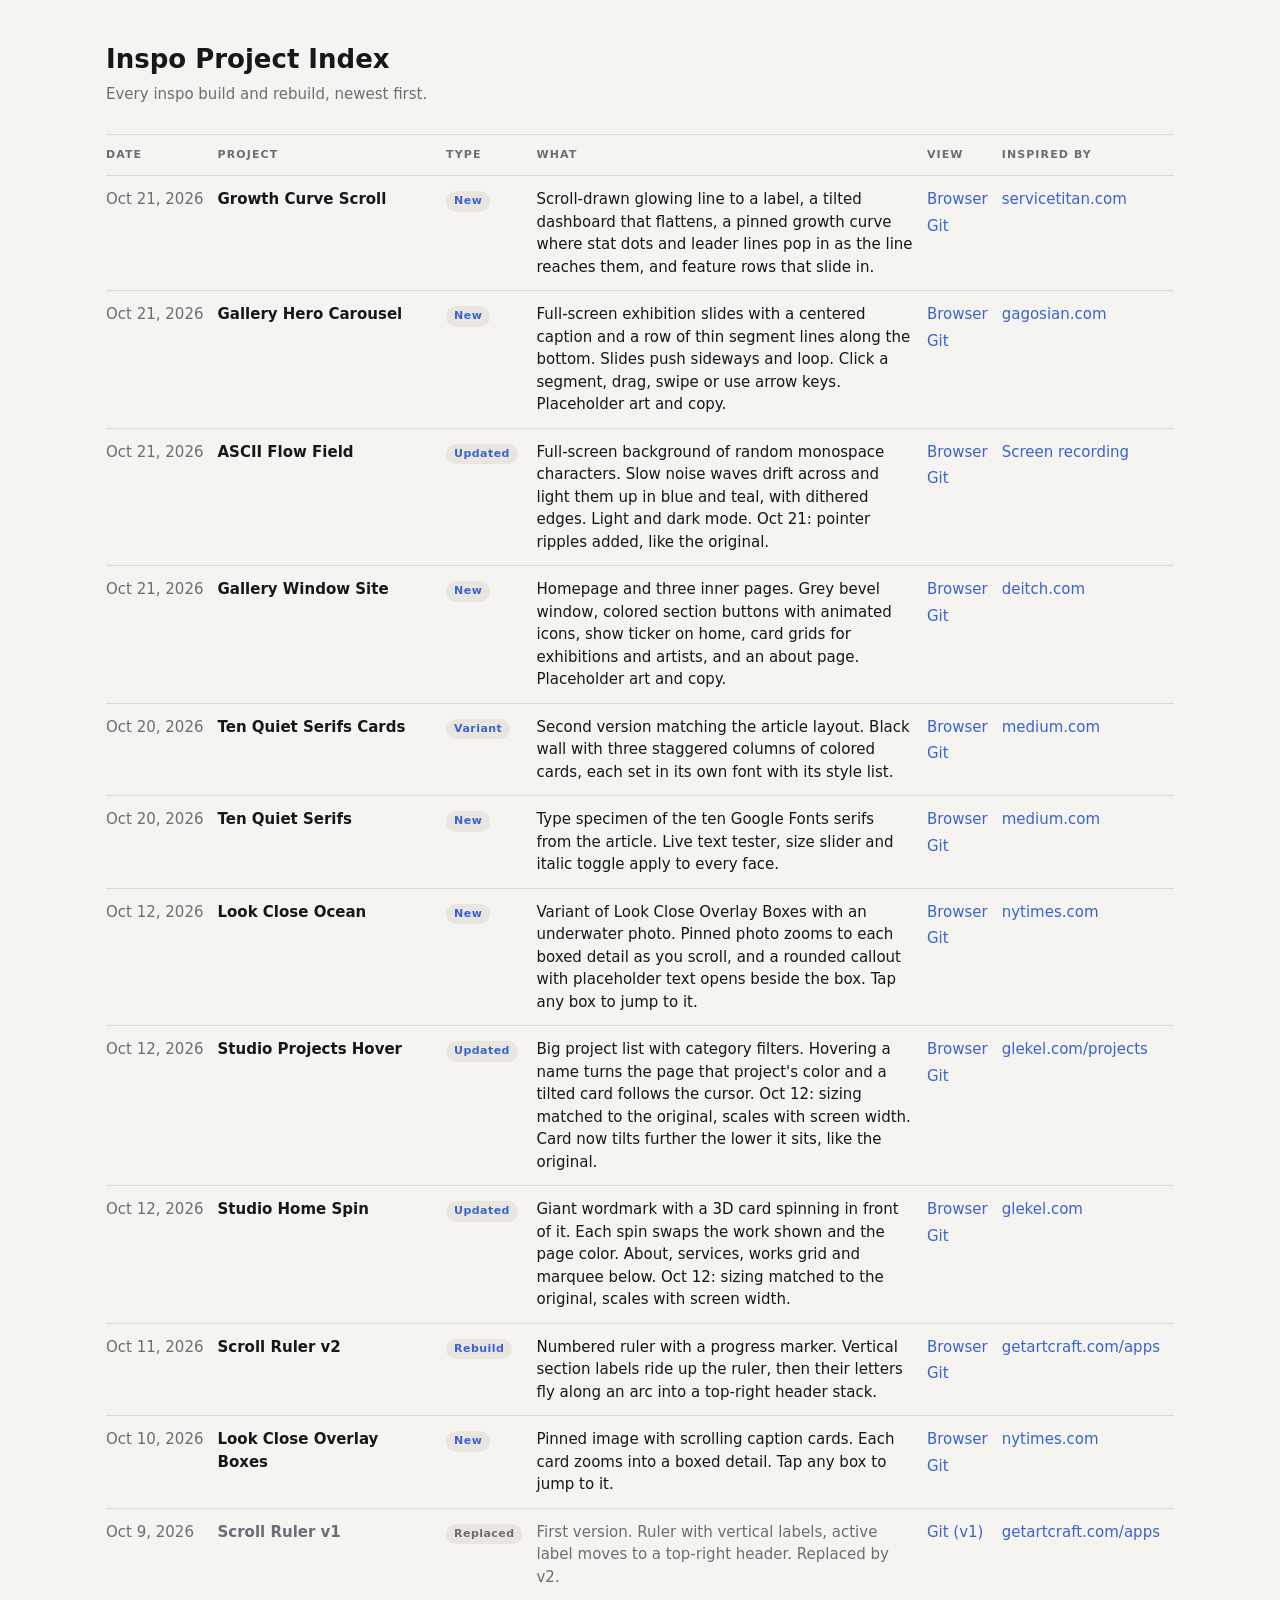
<file: index.html>
<!doctype html>
<html lang="en">
<head>
<meta charset="utf-8">
<meta name="viewport" content="width=device-width, initial-scale=1">
<title>Inspo Project Index</title>
<style>
  /* Layout: one column log, newest first, table scrolls sideways on phones */
  :root {
    --bg: #f5f4f1;
    --fg: #17161a;
    --muted: #6f6c75;
    --line: #dddad3;
    --accent: #3a63d1;
    --chip: #e9e6df;
    --body: system-ui, -apple-system, "Helvetica Neue", Arial, sans-serif;
  }
  @media (prefers-color-scheme: dark) { :root:not([data-theme="light"]) { --bg:#141317; --fg:#ecebef; --muted:#9b97a1; --line:#2f2d34; --accent:#7f9fff; --chip:#24222a; color-scheme: dark } }
  :root[data-theme="dark"] { --bg:#141317; --fg:#ecebef; --muted:#9b97a1; --line:#2f2d34; --accent:#7f9fff; --chip:#24222a; color-scheme: dark }

  * { box-sizing: border-box; }
  body { margin: 0; background: var(--bg); color: var(--fg); font: 15px/1.5 var(--body); }
  .wrap { max-width: 1100px; margin: 0 auto; padding-inline: 16px; padding-block: 40px 64px; }
  h1 { font-size: 26px; margin: 0 0 4px; text-wrap: balance; }
  .sub { color: var(--muted); margin: 0 0 28px; }
  .table-scroll { overflow-x: auto; border-top: 1px solid var(--line); }
  table { width: 100%; border-collapse: collapse; min-width: 820px; }
  th, td { text-align: left; vertical-align: top; padding: 12px 14px 12px 0; border-bottom: 1px solid var(--line); }
  th { font-size: 11px; letter-spacing: .1em; text-transform: uppercase; color: var(--muted); font-weight: 600; }
  td.date { white-space: nowrap; color: var(--muted); font-variant-numeric: tabular-nums; }
  td.name { font-weight: 600; min-width: 170px; }
  td.what { max-width: 400px; }
  .chip { display: inline-block; font-size: 11px; font-weight: 600; letter-spacing: .04em; padding: 2px 8px; border-radius: 999px; background: var(--chip); color: var(--muted); white-space: nowrap; }
  .chip.live { color: var(--accent); }
  .links { display: flex; flex-direction: column; gap: 4px; white-space: nowrap; }
  a { color: var(--accent); text-decoration: none; }
  a:hover { text-decoration: underline; }
  a:focus-visible { outline: 2px solid var(--accent); outline-offset: 2px; }
  .old td { color: var(--muted); }
</style>
</head>
<body>
<div class="wrap">
  <h1>Inspo Project Index</h1>
  <p class="sub">Every inspo build and rebuild, newest first.</p>

  <div class="table-scroll">
    <table>
      <thead>
        <tr><th>Date</th><th>Project</th><th>Type</th><th>What</th><th>View</th><th>Inspired by</th></tr>
      </thead>
      <tbody>
        <tr>
          <td class="date">Oct 21, 2026</td>
          <td class="name">Growth Curve Scroll</td>
          <td><span class="chip live">New</span></td>
          <td class="what">Scroll-drawn glowing line to a label, a tilted dashboard that flattens, a pinned growth curve where stat dots and leader lines pop in as the line reaches them, and feature rows that slide in.</td>
          <td><div class="links">
            <a href="growth-curve-scroll.html">Browser</a>
            <a href="https://github.com/gammagracie/inspo/blob/main/growth-curve-scroll.html">Git</a>
          </div></td>
          <td><a href="https://www.servicetitan.com/features/pro/marketing">servicetitan.com</a></td>
        </tr>
        <tr>
          <td class="date">Oct 21, 2026</td>
          <td class="name">Gallery Hero Carousel</td>
          <td><span class="chip live">New</span></td>
          <td class="what">Full-screen exhibition slides with a centered caption and a row of thin segment lines along the bottom. Slides push sideways and loop. Click a segment, drag, swipe or use arrow keys. Placeholder art and copy.</td>
          <td><div class="links">
            <a href="gallery-hero-carousel.html">Browser</a>
            <a href="https://github.com/gammagracie/inspo/blob/main/gallery-hero-carousel.html">Git</a>
          </div></td>
          <td><a href="https://gagosian.com/">gagosian.com</a></td>
        </tr>
        <tr>
          <td class="date">Oct 21, 2026</td>
          <td class="name">ASCII Flow Field</td>
          <td><span class="chip live">Updated</span></td>
          <td class="what">Full-screen background of random monospace characters. Slow noise waves drift across and light them up in blue and teal, with dithered edges. Light and dark mode. Oct 21: pointer ripples added, like the original.</td>
          <td><div class="links">
            <a href="ascii-flow.html">Browser</a>
            <a href="https://github.com/gammagracie/inspo/blob/main/ascii-flow.html">Git</a>
          </div></td>
          <td><a href="references/ascii-flow/screen-recording.mov">Screen recording</a></td>
        </tr>
        <tr>
          <td class="date">Oct 21, 2026</td>
          <td class="name">Gallery Window Site</td>
          <td><span class="chip live">New</span></td>
          <td class="what">Homepage and three inner pages. Grey bevel window, colored section buttons with animated icons, show ticker on home, card grids for exhibitions and artists, and an about page. Placeholder art and copy.</td>
          <td><div class="links">
            <a href="deitch/">Browser</a>
            <a href="https://github.com/gammagracie/inspo/tree/main/deitch">Git</a>
          </div></td>
          <td><a href="https://deitch.com/">deitch.com</a></td>
        </tr>
        <tr>
          <td class="date">Oct 20, 2026</td>
          <td class="name">Ten Quiet Serifs Cards</td>
          <td><span class="chip live">Variant</span></td>
          <td class="what">Second version matching the article layout. Black wall with three staggered columns of colored cards, each set in its own font with its style list.</td>
          <td><div class="links">
            <a href="serif-cards.html">Browser</a>
            <a href="https://github.com/gammagracie/inspo/blob/main/serif-cards.html">Git</a>
          </div></td>
          <td><a href="https://shambhaviojha.medium.com/10-beautiful-serifs-on-google-fonts-you-probably-havent-seen-before-97a56efa0000">medium.com</a></td>
        </tr>
        <tr>
          <td class="date">Oct 20, 2026</td>
          <td class="name">Ten Quiet Serifs</td>
          <td><span class="chip live">New</span></td>
          <td class="what">Type specimen of the ten Google Fonts serifs from the article. Live text tester, size slider and italic toggle apply to every face.</td>
          <td><div class="links">
            <a href="serif-specimens.html">Browser</a>
            <a href="https://github.com/gammagracie/inspo/blob/main/serif-specimens.html">Git</a>
          </div></td>
          <td><a href="https://shambhaviojha.medium.com/10-beautiful-serifs-on-google-fonts-you-probably-havent-seen-before-97a56efa0000">medium.com</a></td>
        </tr>
        <tr>
          <td class="date">Oct 12, 2026</td>
          <td class="name">Look Close Ocean</td>
          <td><span class="chip live">New</span></td>
          <td class="what">Variant of Look Close Overlay Boxes with an underwater photo. Pinned photo zooms to each boxed detail as you scroll, and a rounded callout with placeholder text opens beside the box. Tap any box to jump to it.</td>
          <td><div class="links">
            <a href="look-close-ocean.html">Browser</a>
            <a href="https://github.com/gammagracie/inspo/blob/main/look-close-ocean.html">Git</a>
          </div></td>
          <td><a href="https://www.nytimes.com/interactive/2026/10/08/technology/ai-generated-image-look-close.html">nytimes.com</a></td>
        </tr>
        <tr>
          <td class="date">Oct 12, 2026</td>
          <td class="name">Studio Projects Hover</td>
          <td><span class="chip live">Updated</span></td>
          <td class="what">Big project list with category filters. Hovering a name turns the page that project's color and a tilted card follows the cursor. Oct 12: sizing matched to the original, scales with screen width. Card now tilts further the lower it sits, like the original.</td>
          <td><div class="links">
            <a href="studio-projects-hover.html">Browser</a>
            <a href="https://github.com/gammagracie/inspo/blob/main/studio-projects-hover.html">Git</a>
          </div></td>
          <td><a href="https://www.glekel.com/projects">glekel.com/projects</a></td>
        </tr>
        <tr>
          <td class="date">Oct 12, 2026</td>
          <td class="name">Studio Home Spin</td>
          <td><span class="chip live">Updated</span></td>
          <td class="what">Giant wordmark with a 3D card spinning in front of it. Each spin swaps the work shown and the page color. About, services, works grid and marquee below. Oct 12: sizing matched to the original, scales with screen width.</td>
          <td><div class="links">
            <a href="studio-home-spin.html">Browser</a>
            <a href="https://github.com/gammagracie/inspo/blob/main/studio-home-spin.html">Git</a>
          </div></td>
          <td><a href="https://www.glekel.com/">glekel.com</a></td>
        </tr>
        <tr>
          <td class="date">Oct 11, 2026</td>
          <td class="name">Scroll Ruler v2</td>
          <td><span class="chip live">Rebuild</span></td>
          <td class="what">Numbered ruler with a progress marker. Vertical section labels ride up the ruler, then their letters fly along an arc into a top-right header stack.</td>
          <td><div class="links">
            <a href="scroll-ruler-nav.html">Browser</a>
            <a href="https://github.com/gammagracie/inspo/blob/main/scroll-ruler-nav.html">Git</a>
          </div></td>
          <td><a href="https://getartcraft.com/apps">getartcraft.com/apps</a></td>
        </tr>
        <tr>
          <td class="date">Oct 10, 2026</td>
          <td class="name">Look Close Overlay Boxes</td>
          <td><span class="chip live">New</span></td>
          <td class="what">Pinned image with scrolling caption cards. Each card zooms into a boxed detail. Tap any box to jump to it.</td>
          <td><div class="links">
            <a href="look-close-overlay.html">Browser</a>
            <a href="https://github.com/gammagracie/inspo/blob/main/look-close-overlay.html">Git</a>
          </div></td>
          <td><a href="https://www.nytimes.com/interactive/2026/10/08/technology/ai-generated-image-look-close.html">nytimes.com</a></td>
        </tr>
        <tr class="old">
          <td class="date">Oct 9, 2026</td>
          <td class="name">Scroll Ruler v1</td>
          <td><span class="chip">Replaced</span></td>
          <td class="what">First version. Ruler with vertical labels, active label moves to a top-right header. Replaced by v2.</td>
          <td><div class="links">
            <a href="https://github.com/gammagracie/inspo/blob/887cc51/scroll-ruler-nav.html">Git (v1)</a>
          </div></td>
          <td><a href="https://getartcraft.com/apps">getartcraft.com/apps</a></td>
        </tr>
      </tbody>
    </table>
  </div>
</div>
</body>
</html>
</file>
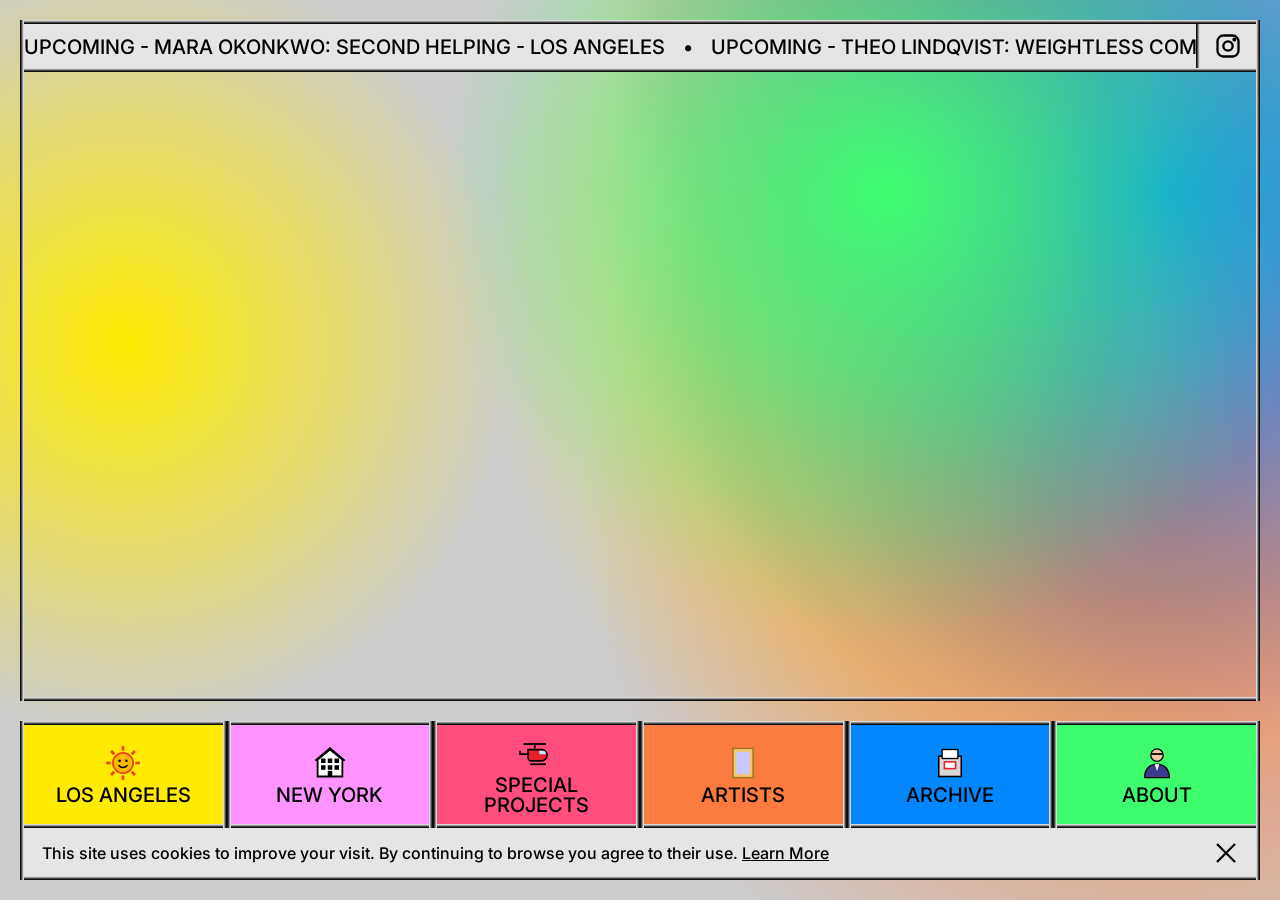
<file: deitch/index.html>
<!doctype html>
<html lang="en">
<head>
<meta charset="utf-8">
<meta name="viewport" content="width=device-width, initial-scale=1">
<title>Deitch Home</title>
<link rel="preconnect" href="https://fonts.googleapis.com">
<link rel="preconnect" href="https://fonts.gstatic.com" crossorigin>
<link rel="stylesheet" href="https://fonts.googleapis.com/css2?family=Inter:wght@500&display=swap">
<link rel="stylesheet" href="style.css">
</head>
<body>
<canvas id="bg" aria-hidden="true"></canvas>
<div class="window clear border">
  <div class="ticker border">
    <div class="run"><div class="track" id="track"></div></div>
    <a class="ig border" href="#" aria-label="Instagram"><svg viewBox="0 0 24 24" fill="none" stroke="#000" stroke-width="2"><rect x="3" y="3" width="18" height="18" rx="5"/><circle cx="12" cy="12" r="4"/><circle cx="17.5" cy="6.5" r=".8" fill="#000"/></svg></a>
  </div>
</div>
<script src="site.js"></script>
<script>renderHome();</script>
</body>
</html>
</file>
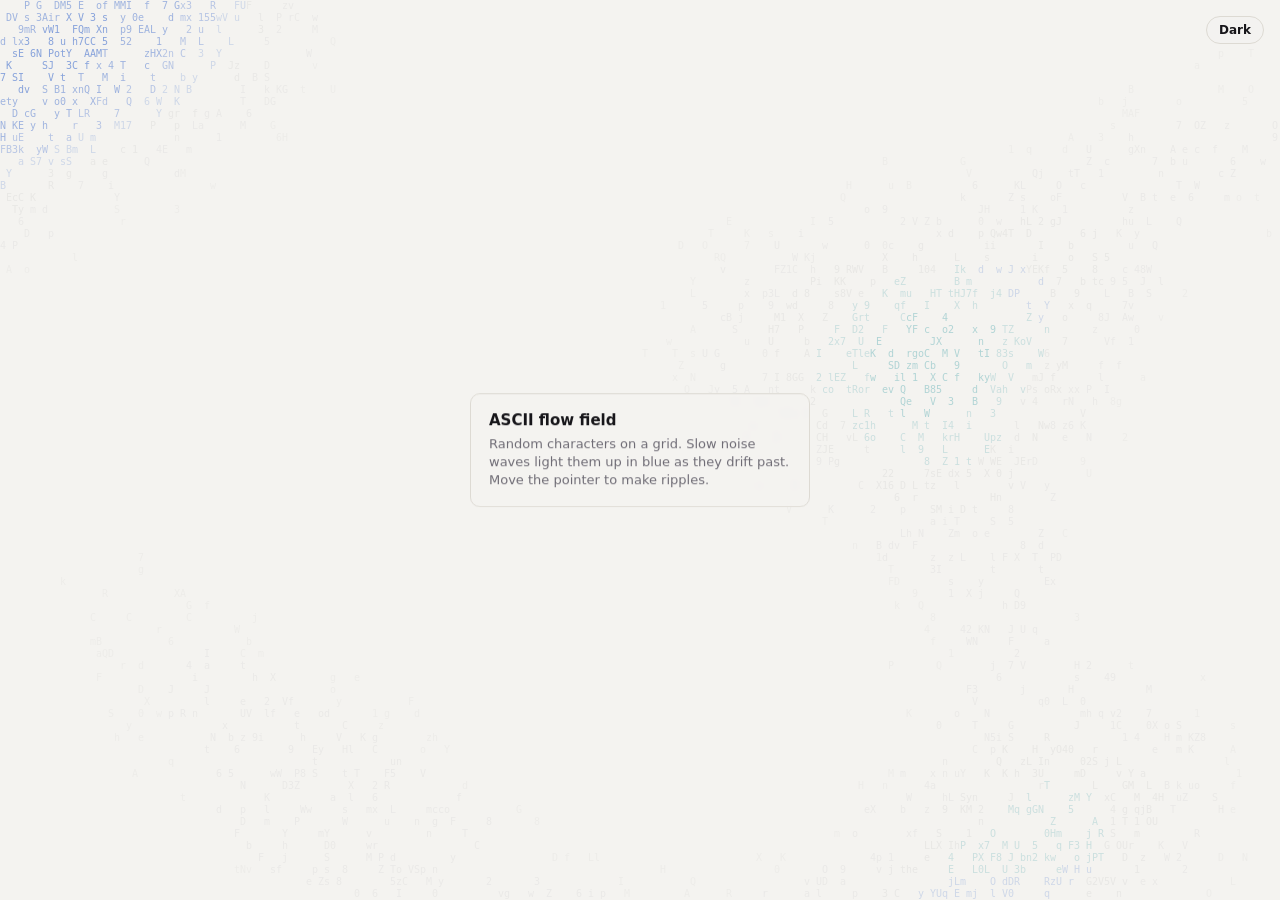
<file: ascii-flow.html>
<!doctype html>
<html lang="en">
<head>
<meta charset="utf-8">
<meta name="viewport" content="width=device-width, initial-scale=1">
<title>ASCII Flow Field</title>
<style>
  /* Layout: full-screen canvas of characters, small centered card on top to show it as a background */
  :root {
    --bg: #1b1b1b;
    --ink: #ecebef;
    --muted: #8d8a93;
    --card: rgba(27,27,27,.86);
    --line: #34323a;
    --ui: system-ui, -apple-system, "Helvetica Neue", Arial, sans-serif;
  }
  :root[data-theme="light"] { --bg:#f4f3f0; --ink:#17161a; --muted:#6f6c75; --card:rgba(244,243,240,.86); --line:#dddad3; color-scheme: light }
  @media (prefers-color-scheme: light) { :root:not([data-theme="dark"]) { --bg:#f4f3f0; --ink:#17161a; --muted:#6f6c75; --card:rgba(244,243,240,.86); --line:#dddad3; color-scheme: light } }
  html { color-scheme: dark; }
  * { box-sizing: border-box; }
  body { margin: 0; min-height: 100vh; background: var(--bg); color: var(--ink); font: 14px/1.4 var(--ui); overflow: hidden; }
  canvas { position: fixed; inset: 0; width: 100%; height: 100%; display: block; }
  .card { position: fixed; left: 50%; top: 50%; transform: translate(-50%, -50%); width: min(340px, calc(100% - 32px)); background: var(--card); border: 1px solid var(--line); border-radius: 10px; padding: 16px 18px; backdrop-filter: blur(2px); }
  .card h1 { font-size: 15px; margin: 0 0 4px; font-weight: 600; }
  .card p { margin: 0; color: var(--muted); font-size: 13px; }
  #theme { position: fixed; top: 16px; right: 16px; font: 600 12px var(--ui); color: var(--ink); background: var(--card); border: 1px solid var(--line); border-radius: 999px; padding: 6px 12px; cursor: pointer; }
</style>
</head>
<body>
<canvas id="c" aria-hidden="true"></canvas>
<div class="card">
  <h1>ASCII flow field</h1>
  <p>Random characters on a grid. Slow noise waves light them up in blue as they drift past. Move the pointer to make ripples.</p>
</div>
<button type="button" id="theme">Light</button>
<script>
  const root = document.documentElement;
  const canvas = document.getElementById('c');
  const ctx = canvas.getContext('2d');
  const CHARS = 'abcdefghijklmnopqrstuvwxyzABCDEFGHIJKLMNOPQRSTUVWXYZ0123456789';
  const FONT = 10, CW = 6, CH = 12;   // css px: glyph size, cell width, cell height
  const LEVELS = 8;                   // brightness steps baked into the atlas
  const reduce = matchMedia('(prefers-reduced-motion: reduce)').matches;
  let cols, rows, grid, dith, atlas, dpr;
  const SIM = 12;                     // css px per ripple cell
  let sw, sh, wa, wb, px = null, py = null;

  const isLight = () => root.dataset.theme ? root.dataset.theme === 'light' : matchMedia('(prefers-color-scheme: light)').matches;

  // Palette: faint grey for idle cells, blue to teal for lit cells
  function palette() {
    return isLight()
      ? { idle: [120,118,126], a: [40,92,200], b: [20,140,150], bg: getComputedStyle(root).getPropertyValue('--bg') }
      : { idle: [90,90,96],    a: [70,135,230], b: [60,190,200], bg: getComputedStyle(root).getPropertyValue('--bg') };
  }

  // Glyph atlas: rows = hue (0 idle, 1 blue, 2 teal), columns = char x brightness level
  function buildAtlas() {
    const p = palette();
    atlas = document.createElement('canvas');
    atlas.width = CHARS.length * LEVELS * CW * dpr;
    atlas.height = 3 * CH * dpr;
    const a = atlas.getContext('2d');
    a.scale(dpr, dpr);
    a.font = `${FONT}px ui-monospace, "SF Mono", Menlo, Consolas, monospace`;
    a.textBaseline = 'middle';
    [p.idle, p.a, p.b].forEach((rgb, h) => {
      for (let l = 0; l < LEVELS; l++) {
        const alpha = h === 0 ? 0.05 + l * 0.02 : 0.18 + (l / (LEVELS - 1)) * 0.82;
        a.fillStyle = `rgba(${rgb[0]},${rgb[1]},${rgb[2]},${alpha})`;
        for (let i = 0; i < CHARS.length; i++) a.fillText(CHARS[i], (i * LEVELS + l) * CW, h * CH + CH / 2);
      }
    });
  }

  function resize() {
    dpr = Math.min(window.devicePixelRatio || 1, 2);
    canvas.width = innerWidth * dpr;
    canvas.height = innerHeight * dpr;
    cols = Math.ceil(innerWidth / CW);
    rows = Math.ceil(innerHeight / CH);
    grid = new Uint8Array(cols * rows).map(() => Math.random() * CHARS.length | 0);
    dith = new Float32Array(cols * rows).map(() => Math.random());
    sw = Math.ceil(innerWidth / SIM) + 2;
    sh = Math.ceil(innerHeight / SIM) + 2;
    wa = new Float32Array(sw * sh);
    wb = new Float32Array(sw * sh);
    buildAtlas();
  }

  // Cheap smooth noise: layered, domain-warped sine waves
  function field(x, y, t) {
    const wx = x + Math.sin(y * 0.9 + t * 0.6) * 0.8;
    const wy = y + Math.cos(x * 0.7 - t * 0.5) * 0.8;
    return (Math.sin(wx * 1.3 + t) + Math.sin(wy * 1.7 - t * 0.8) + Math.sin((wx + wy) * 0.9 + t * 0.4)) / 3;
  }

  // Ripples: two-buffer wave equation, fed by the pointer
  function poke(x, y) {
    const cx = (x / SIM | 0) + 1, cy = (y / SIM | 0) + 1;
    for (let j = -1; j <= 1; j++) for (let i = -1; i <= 1; i++) {
      const gx = cx + i, gy = cy + j;
      if (gx > 0 && gy > 0 && gx < sw - 1 && gy < sh - 1) wa[gy * sw + gx] += (i || j) ? 1.2 : 2.4;
    }
  }
  function step() {
    for (let y = 1; y < sh - 1; y++) for (let x = 1; x < sw - 1; x++) {
      const k = y * sw + x;
      wb[k] = ((wa[k - 1] + wa[k + 1] + wa[k - sw] + wa[k + sw]) * 0.5 - wb[k]) * 0.98;
    }
    const tmp = wa; wa = wb; wb = tmp;
  }
  addEventListener('pointermove', e => {
    // Drop pokes along the path so fast moves still leave a trail
    if (px === null) { px = e.clientX; py = e.clientY; }
    const dx = e.clientX - px, dy = e.clientY - py, n = Math.max(1, Math.hypot(dx, dy) / SIM | 0);
    for (let i = 1; i <= n; i++) poke(px + dx * i / n, py + dy * i / n);
    px = e.clientX; py = e.clientY;
  }, { passive: true });
  document.addEventListener('pointerleave', () => { px = py = null; });

  let last = 0;
  function frame(now) {
    if (!reduce) requestAnimationFrame(frame);
    if (now - last < 33) return;      // ~30fps is plenty for this look
    last = now;
    const t = now * 0.00035;
    const s = CW * dpr, h = CH * dpr;
    ctx.fillStyle = palette().bg;
    ctx.fillRect(0, 0, canvas.width, canvas.height);

    if (!reduce) { step(); step(); }

    // Swap a few characters each frame so the field shimmers
    for (let k = 0; k < cols * rows * 0.01; k++) grid[Math.random() * grid.length | 0] = Math.random() * CHARS.length | 0;

    for (let r = 0; r < rows; r++) {
      const ny = r * CH / 170;
      for (let c = 0; c < cols; c++) {
        const nx = c * CW / 170;
        const w = wa[((r * CH + CH / 2) / SIM + 1 | 0) * sw + ((c * CW + CW / 2) / SIM + 1 | 0)];
        const rip = Math.min(1.3, Math.max(0, Math.abs(w) * 2.2 - 0.3));
        const v = field(nx, ny, t) * 0.75 - 0.12 + rip;   // ambient drift plus ripples
        const i = (v + 0.1) / 1.4;                // 0..1 where the wave is up
        if (i <= dith[r * cols + c]) continue;    // dithered edges, empty troughs
        const lit = (v - 0.35) / 0.65;            // only the crests light up
        let hue = 0, lvl;
        if (lit > 0) {
          hue = rip < 0.2 && field(nx * 0.5 + 9, ny * 0.5 - 4, t * 0.5) > 0.5 ? 2 : 1;
          lvl = Math.min(LEVELS - 1, Math.min(1, lit) * LEVELS | 0);
        } else {
          lvl = Math.min(LEVELS - 1, Math.min(1, i) * LEVELS | 0);
        }
        const ch = grid[r * cols + c];
        ctx.drawImage(atlas, (ch * LEVELS + lvl) * s, hue * h, s, h, c * s, r * h, s, h);
      }
    }
  }

  const btn = document.getElementById('theme');
  try { const t = localStorage.getItem('theme'); if (t) root.dataset.theme = t; } catch (e) {}
  const label = () => { btn.textContent = isLight() ? 'Dark' : 'Light'; };
  btn.addEventListener('click', () => {
    root.dataset.theme = isLight() ? 'dark' : 'light';
    try { localStorage.setItem('theme', root.dataset.theme); } catch (e) {}
    label(); buildAtlas(); if (reduce) frame(performance.now() + 1000);
  });

  addEventListener('resize', () => { resize(); if (reduce) frame(performance.now() + 1000); });
  resize(); label();
  requestAnimationFrame(frame);
</script>
</body>
</html>
</file>
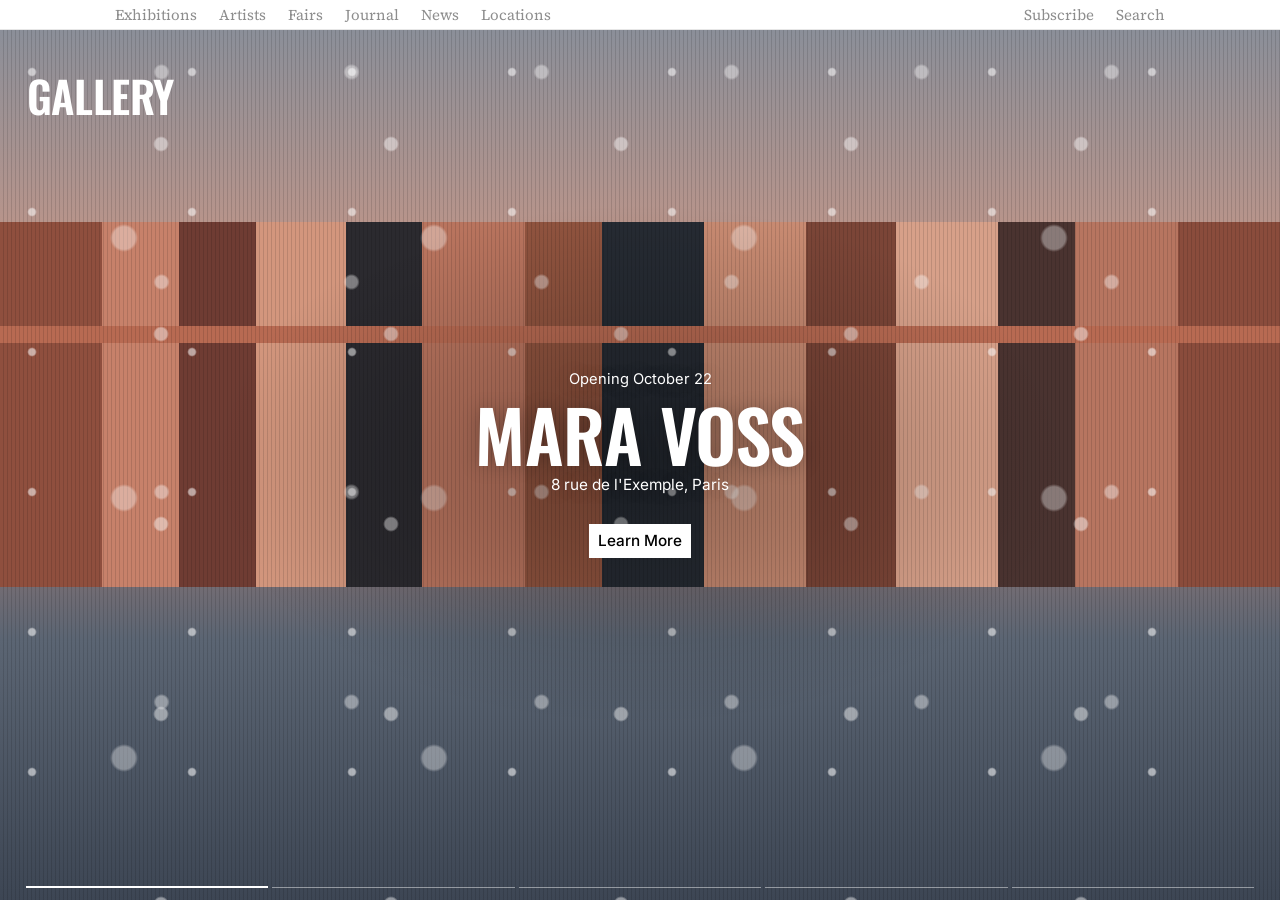
<file: gallery-hero-carousel.html>
<!doctype html>
<html lang="en">
<head>
<meta charset="utf-8">
<meta name="viewport" content="width=device-width, initial-scale=1">
<title>Gallery Hero Carousel</title>
<link rel="preconnect" href="https://fonts.googleapis.com">
<link rel="preconnect" href="https://fonts.gstatic.com" crossorigin>
<link rel="stylesheet" href="https://fonts.googleapis.com/css2?family=Oswald:wght@600&family=Source+Serif+4:opsz,wght@8..60,400;8..60,600&family=Inter:wght@400;500&display=swap">
<style>
  /* Layout: thin white nav bar, full-screen slide track below, wordmark top left, segment nav along the bottom */
  :root {
    --nav-h: 30px;
    --ink: #111;
    --nav-link: #8d8d8d;
    --seg: rgba(255,255,255,.45);
    --ui: "Inter", "Helvetica Neue", Arial, sans-serif;
    --serif: "Source Serif 4", Georgia, serif;
    --cond: "Oswald", "Arial Narrow", sans-serif;
    --ease: cubic-bezier(.65,0,.25,1);
    --dur: 900ms;
  }
  * { box-sizing: border-box; }
  html { color-scheme: light; }
  body { margin: 0; background: #fff; color: var(--ink); font: 400 15px/1.4 var(--ui); }
  a { color: inherit; text-decoration: none; }
  a:focus-visible, button:focus-visible { outline: 2px solid #fff; outline-offset: 3px; }

  .topnav {
    height: var(--nav-h); display: flex; justify-content: space-between; align-items: center;
    padding: 0 max(16px, 9vw); font: 400 15px/1 var(--serif); color: var(--nav-link);
    border-bottom: 1px solid #e6e6e6; overflow: hidden; white-space: nowrap;
  }
  .topnav nav { display: flex; gap: 22px; }
  .topnav a:hover { color: var(--ink); }

  /* Hero */
  .hero { position: relative; height: calc(100svh - var(--nav-h)); min-height: 420px; overflow: hidden; background: #000; touch-action: pan-y; user-select: none; }
  .track { display: flex; height: 100%; will-change: transform; }
  .track.animating { transition: transform var(--dur) var(--ease); }
  .slide { position: relative; flex: 0 0 100%; height: 100%; overflow: hidden; display: grid; place-items: center; color: #fff; }
  .art { position: absolute; inset: 0; }
  .art::before, .art::after { content: ""; position: absolute; }
  .slide::after { content: ""; position: absolute; inset: 0; z-index: 1; pointer-events: none; background: radial-gradient(ellipse 45% 40% at 50% 50%, rgba(0,0,0,.28), transparent 75%); }
  .s-split::after { display: none; }

  .wordmark { position: absolute; top: 3.4vw; left: 2.1vw; z-index: 3; font: 600 max(24px, 3.4vw)/1 var(--cond); color: #fff; letter-spacing: -.01em; pointer-events: none; }

  .caption { position: relative; z-index: 2; text-align: center; padding: 0 16px; text-shadow: 0 1px 18px rgba(0,0,0,.25); }
  .caption .kicker { font: 400 max(12px, 1.15vw)/1 var(--ui); margin: 0 0 1vw; }
  .caption h2 { font: 600 max(40px, 5.6vw)/.95 var(--cond); text-transform: uppercase; letter-spacing: -.01em; margin: 0; }
  .caption .title { font: 600 max(18px, 2.05vw)/1.2 var(--serif); margin: .5vw 0 0; }
  .caption .place { font: 400 max(12px, 1.2vw)/1.3 var(--ui); margin: .6vw 0 0; }
  .caption .cta { display: inline-block; margin-top: 2.2vw; background: #fff; color: #000; font: 500 max(12px, 1.2vw)/1 var(--ui); padding: .62em .6em; text-shadow: none; }
  .caption .cta:hover { background: #000; color: #fff; }

  /* Segment nav */
  .segments { position: absolute; left: 2vw; right: 2vw; bottom: 0; z-index: 4; display: flex; gap: .3vw; }
  .segments button { flex: 1; height: 28px; padding: 0; border: 0; background: none; cursor: pointer; position: relative; }
  .segments button::after { content: ""; position: absolute; left: 0; right: 0; bottom: 12px; height: 1px; background: var(--seg); transition: background-color .3s, height .3s; }
  .segments button:hover::after { background: rgba(255,255,255,.8); }
  .segments button[aria-current="true"]::after { background: #fff; height: 2px; }

  /* Generated art, no image files */
  .s-city .art { background:
      repeating-linear-gradient(90deg, rgba(0,0,0,.0) 0 3px, rgba(0,0,0,.12) 3px 4px),
      linear-gradient(180deg, transparent 0 34%, #b86a52 34% 36%, transparent 36%),
      linear-gradient(90deg, #8f4f3e 0 8%, #c7816a 8% 14%, #6f3c33 14% 20%, #d3967d 20% 27%, #2b2a2f 27% 33%, #b9745e 33% 41%, #91543f 41% 47%, #262b33 47% 55%, #c98b72 55% 63%, #7b4537 63% 70%, #d7a089 70% 78%, #4a3330 78% 84%, #b77560 84% 92%, #8a4c3c 92%) 0 38% / 100% 42% no-repeat,
      linear-gradient(180deg, #8b8f99 0%, #c79686 30%, #a07a74 52%, #5b6573 70%, #3d4654 100%); }
  .s-city .art::before { inset: 0; background: radial-gradient(circle at 20% 30%, rgba(255,255,255,.55) 0 2%, transparent 3%), radial-gradient(circle at 70% 60%, rgba(255,255,255,.45) 0 3%, transparent 4%), radial-gradient(circle at 40% 80%, rgba(255,255,255,.35) 0 4%, transparent 5%), radial-gradient(circle at 85% 20%, rgba(255,255,255,.4) 0 2.5%, transparent 3.5%); background-size: 160px 140px, 230px 190px, 310px 260px, 190px 210px; mix-blend-mode: screen; }

  .s-brush .art { background:
      repeating-conic-gradient(from 20deg at 30% 40%, #3a2416 0 12deg, #c9a37e 12deg 26deg, #6b4428 26deg 34deg, #e8d3b5 34deg 48deg),
      #c9a37e; filter: blur(3px) contrast(1.05); }
  .s-brush .art::before { inset: 0; background: repeating-conic-gradient(from 80deg at 75% 65%, rgba(40,24,12,.75) 0 9deg, transparent 9deg 30deg); mix-blend-mode: multiply; }

  .s-neon .art { background: linear-gradient(100deg, #0b3d1d 0 32%, #0c2a6a 55%, #10164a 75%, #3a1a24 75.2% 100%), #000; }
  .s-neon .art::before { left: 8%; top: 36%; width: 22%; height: 36%; border: 6px solid #9dff9a; border-left-width: 9px; box-shadow: 0 0 22px 8px #2bff4a, inset 0 0 40px 10px rgba(43,255,74,.5), 0 0 160px 60px rgba(43,255,74,.35); transform: perspective(900px) rotateY(28deg); }
  .s-neon .art::after { right: 6%; top: 46%; width: 8%; height: 12%; border: 3px solid #ffd0d6; box-shadow: 0 0 14px 4px #ff5a76, 0 0 90px 30px rgba(255,90,118,.35); }

  .s-split { grid-template-columns: 1fr 1fr; }
  .s-split .art { background: #0f0f0f; right: 50%; }
  .s-split .art::after { left: 100%; top: 0; width: 100%; height: 100%; background:
      radial-gradient(circle, #000 0 38%, transparent 42%) 0 0 / 7px 7px,
      linear-gradient(135deg, #fff 0 30%, #bbb 45%, #fff 60%, #888 80%, #fff); }
  .s-split .caption { grid-column: 1; }

  .s-sky .art { background:
      radial-gradient(ellipse 22% 12% at 30% 42%, #f4f4f2 0 55%, transparent 70%),
      radial-gradient(ellipse 18% 10% at 22% 50%, #dfe3e6 0 55%, transparent 72%),
      radial-gradient(ellipse 16% 9% at 72% 22%, #eceeef 0 55%, transparent 70%),
      radial-gradient(ellipse 20% 11% at 80% 72%, #f1f1ef 0 55%, transparent 70%),
      radial-gradient(ellipse 14% 8% at 58% 88%, #d9dde1 0 55%, transparent 70%),
      radial-gradient(ellipse 12% 7% at 10% 12%, #e8eaec 0 55%, transparent 70%),
      linear-gradient(180deg, #3d7fc8, #5b9bdc 60%, #77afe3); }

  @media (max-width: 700px) {
    .topnav nav:first-child a:nth-child(n+3) { display: none; }
    .s-split { grid-template-columns: 1fr; }
    .s-split .art { right: 0; bottom: 45%; }
    .s-split .art::after { left: 0; top: 100%; height: 82%; }
    .s-split .caption { grid-column: 1; align-self: start; margin-top: 22vh; }
  }
  @media (prefers-reduced-motion: reduce) { :root { --dur: 1ms; } }
</style>
</head>
<body>
<header class="topnav">
  <nav><a href="#">Exhibitions</a><a href="#">Artists</a><a href="#">Fairs</a><a href="#">Journal</a><a href="#">News</a><a href="#">Locations</a></nav>
  <nav><a href="#">Subscribe</a><a href="#">Search</a></nav>
</header>

<section class="hero" id="hero" aria-roledescription="carousel" aria-label="Current exhibitions">
  <div class="wordmark">GALLERY</div>
  <div class="track" id="track">
    <article class="slide s-city" aria-roledescription="slide">
      <div class="art"></div>
      <div class="caption"><p class="kicker">Opening October 22</p><h2>Mara Voss</h2><p class="place">8 rue de l'Exemple, Paris</p><a class="cta" href="#">Learn More</a></div>
    </article>
    <article class="slide s-brush" aria-roledescription="slide">
      <div class="art"></div>
      <div class="caption"><p class="kicker">Now on View</p><h2>Ines Kade</h2><p class="title">Works from the 1960s</p><p class="place">4 rue du Placeholder, Paris</p><a class="cta" href="#">Learn More</a></div>
    </article>
    <article class="slide s-neon" aria-roledescription="slide">
      <div class="art"></div>
      <div class="caption"><p class="kicker">Now on View</p><h2>Theo Lind</h2><p class="title">Light Pairs</p><p class="place">26 avenue Sample, Le Bourget</p><a class="cta" href="#">Learn More</a></div>
    </article>
    <article class="slide s-split" aria-roledescription="slide">
      <div class="art"></div>
      <div class="caption"><p class="kicker">Now on View</p><h2>Ruth Calder</h2><p class="place">17 Demo Street, London</p><a class="cta" href="#">Learn More</a></div>
    </article>
    <article class="slide s-sky" aria-roledescription="slide">
      <div class="art"></div>
      <div class="caption"><p class="kicker">Now on View</p><h2>This Is Still Not a Cloud</h2><p class="title">A Group Exhibition</p><p class="place">20 Example Hill, London</p><a class="cta" href="#">Learn More</a></div>
    </article>
  </div>
  <div class="segments" id="segments"></div>
</section>

<script>
  const hero = document.getElementById('hero');
  const track = document.getElementById('track');
  const segWrap = document.getElementById('segments');
  const slides = [...track.children];
  const n = slides.length;
  const AUTOPLAY_MS = 6000;

  // Clone first and last so the track can wrap without rewinding
  track.prepend(slides[n - 1].cloneNode(true));
  track.append(slides[0].cloneNode(true));
  [track.firstElementChild, track.lastElementChild].forEach(c => c.setAttribute('aria-hidden', 'true'));

  let pos = 1;          // position in the track, 1..n are real slides
  let busy = false;
  let timer = null;

  const segs = slides.map((s, i) => {
    const b = document.createElement('button');
    b.type = 'button';
    b.setAttribute('aria-label', `Slide ${i + 1} of ${n}`);
    b.addEventListener('click', () => go(i + 1));
    segWrap.append(b);
    return b;
  });

  function place(offsetPx = 0, animate = false) {
    track.classList.toggle('animating', animate);
    track.style.transform = `translateX(calc(${-pos * 100}% + ${offsetPx}px))`;
  }
  function mark() {
    const real = ((pos - 1) % n + n) % n;
    segs.forEach((b, i) => b.setAttribute('aria-current', i === real ? 'true' : 'false'));
  }
  function go(target) {
    if (busy || target === pos) return;
    busy = true;
    pos = target;
    place(0, true);
    mark();
    restart();
  }

  track.addEventListener('transitionend', e => {
    if (e.target !== track) return;
    if (pos === 0) pos = n;
    if (pos === n + 1) pos = 1;
    place(0, false);
    busy = false;
  });

  // Autoplay, paused while the pointer is over the hero
  let hovering = false;
  function restart() {
    clearTimeout(timer);
    if (!hovering) timer = setTimeout(() => go(pos + 1), AUTOPLAY_MS);
  }
  hero.addEventListener('pointerenter', e => { if (e.pointerType === 'mouse') { hovering = true; clearTimeout(timer); } });
  hero.addEventListener('pointerleave', e => { if (e.pointerType === 'mouse') { hovering = false; restart(); } });

  // Drag or swipe
  let startX = null, dx = 0;
  hero.addEventListener('pointerdown', e => {
    if (busy || e.target.closest('a, button')) return;
    startX = e.clientX; dx = 0;
    hero.setPointerCapture(e.pointerId);
    clearTimeout(timer);
  });
  hero.addEventListener('pointermove', e => {
    if (startX === null) return;
    dx = e.clientX - startX;
    place(dx, false);
  });
  const endDrag = () => {
    if (startX === null) return;
    startX = null;
    const limit = hero.clientWidth * 0.15;
    if (dx < -limit) go(pos + 1);
    else if (dx > limit) go(pos - 1);
    else { place(0, true); busy = dx !== 0; restart(); }
  };
  hero.addEventListener('pointerup', endDrag);
  hero.addEventListener('pointercancel', endDrag);

  // Keyboard
  document.addEventListener('keydown', e => {
    if (e.key === 'ArrowRight') go(pos + 1);
    if (e.key === 'ArrowLeft') go(pos - 1);
  });

  place(0, false);
  mark();
  restart();
</script>
</body>
</html>
</file>
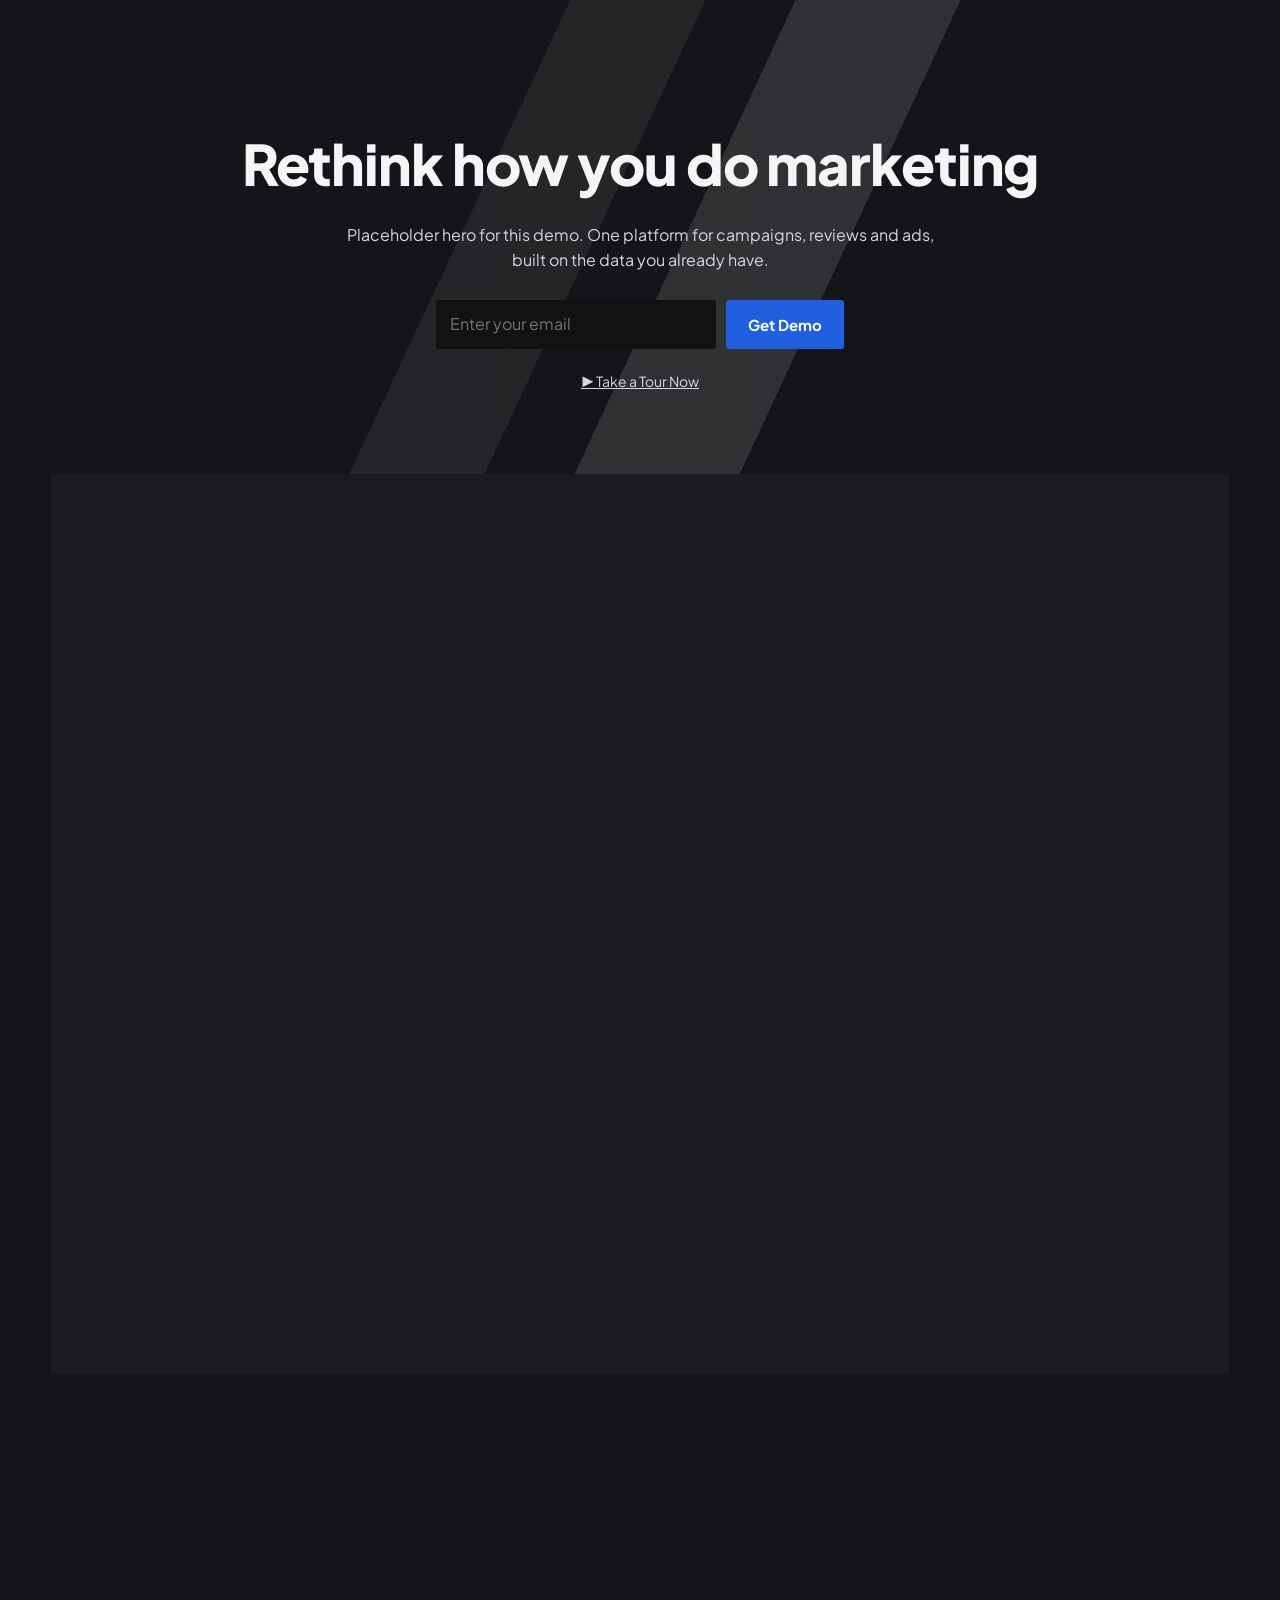
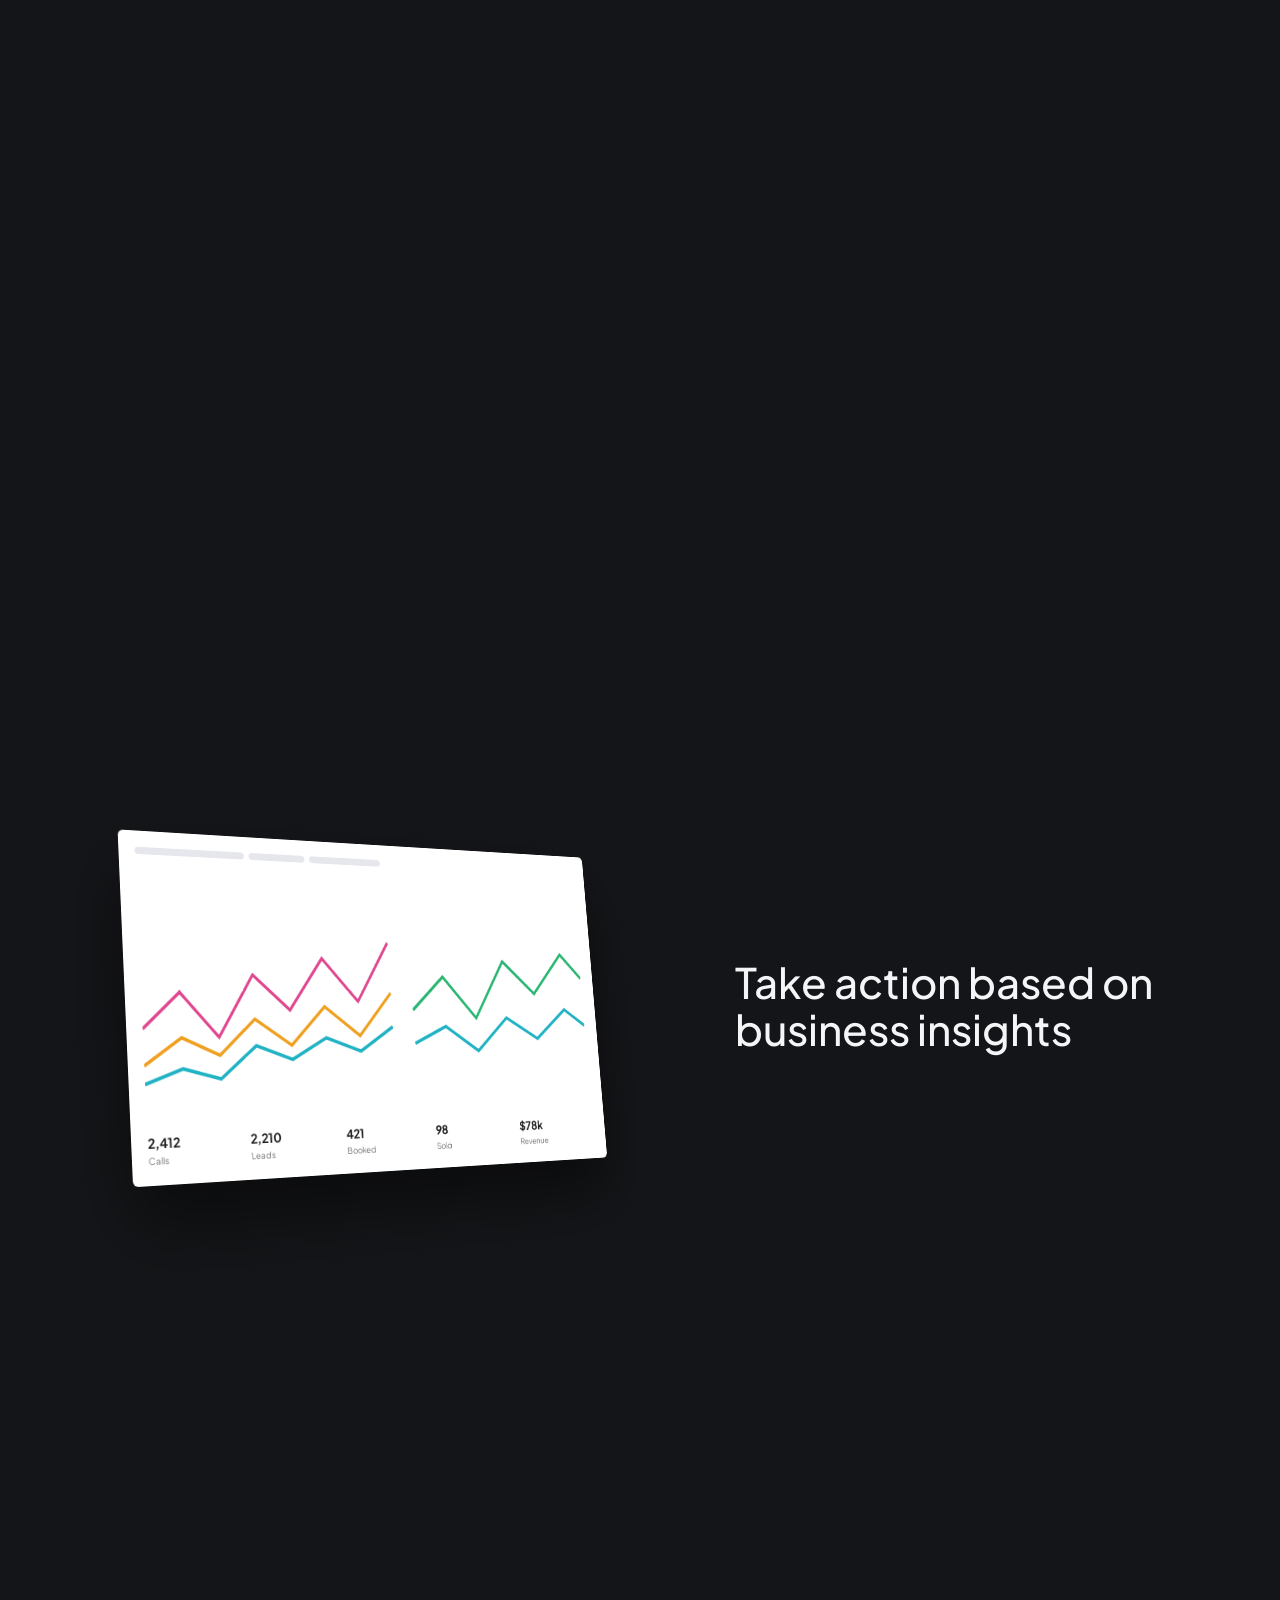
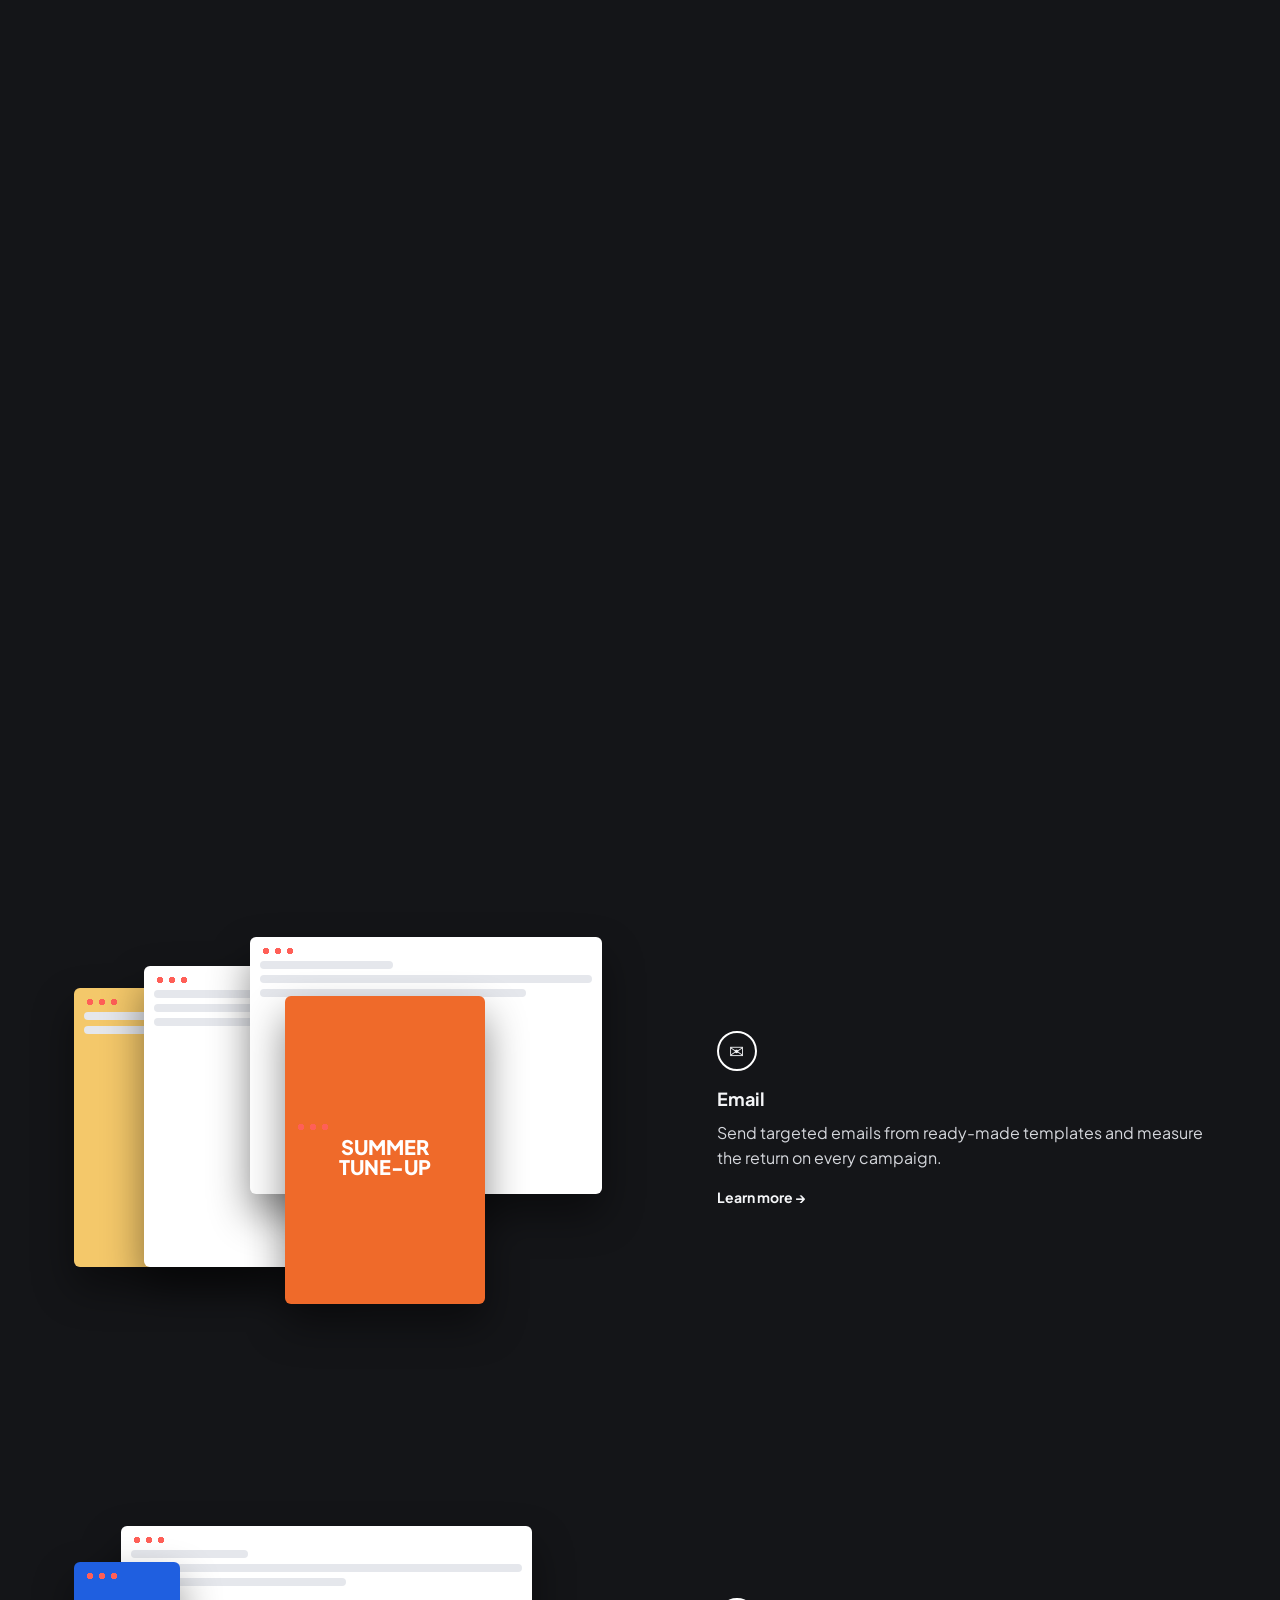
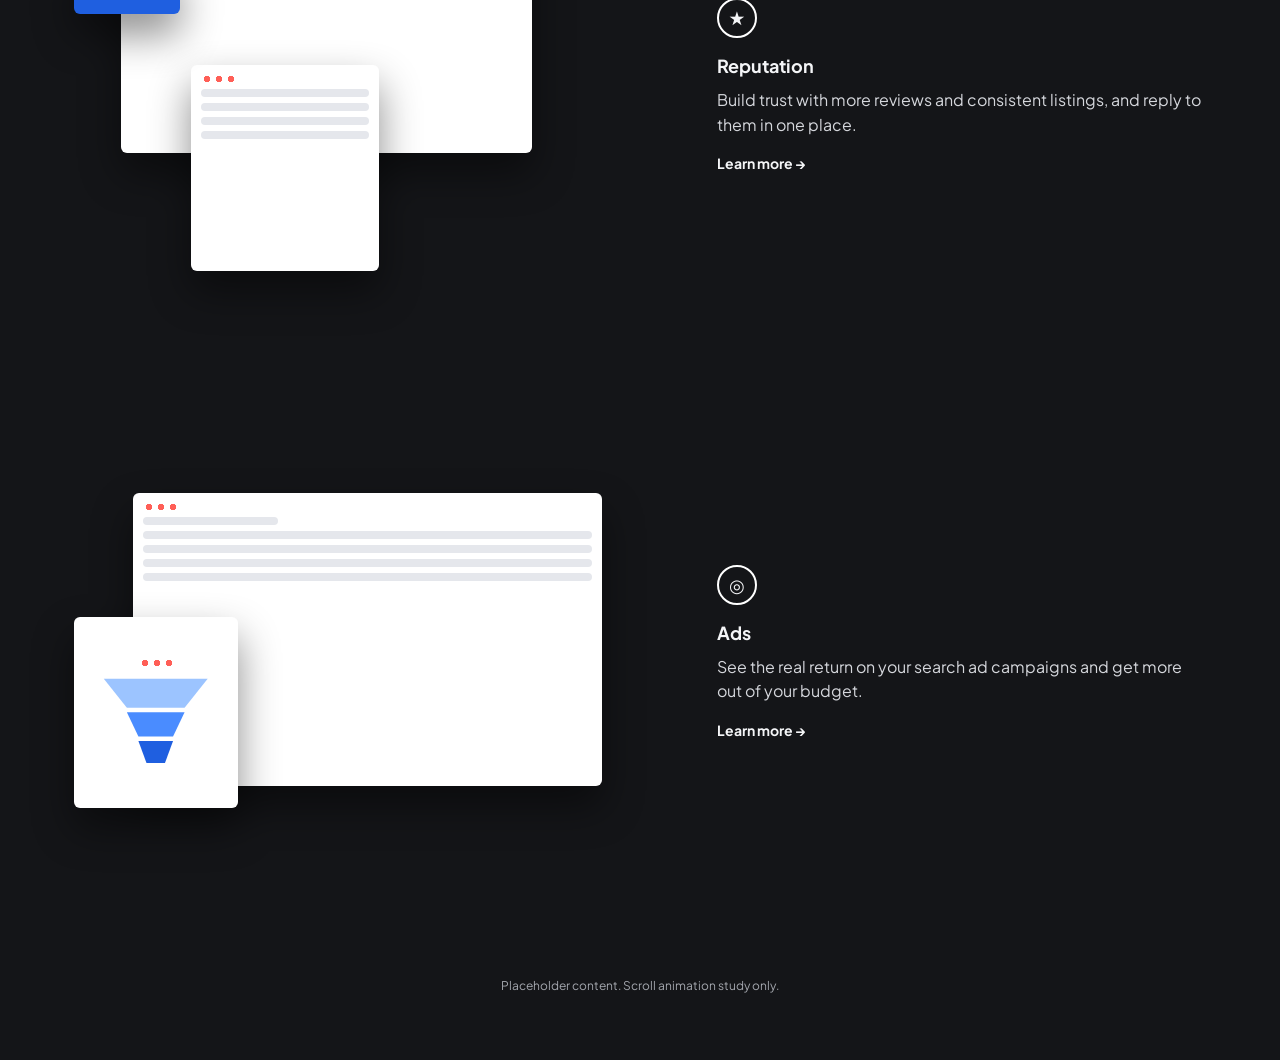
<file: growth-curve-scroll.html>
<!doctype html>
<html lang="en">
<head>
<meta charset="utf-8">
<meta name="viewport" content="width=device-width, initial-scale=1">
<title>Growth Curve Scroll</title>
<link rel="preconnect" href="https://fonts.googleapis.com">
<link rel="preconnect" href="https://fonts.gstatic.com" crossorigin>
<link rel="stylesheet" href="https://fonts.googleapis.com/css2?family=Plus+Jakarta+Sans:wght@400;500;700;800&display=swap">
<style>
  /* Layout: hero, pinned line-draw panel, tilting dashboard, pinned growth curve with stats, feature rows */
  :root {
    --bg: #141518;
    --panel: #1b1c20;
    --ink: #f4f5f7;
    --muted: #a3a6ad;
    --blue: #1e90ff;
    --glow: #3aa0ff;
    --cta: #1f5fe0;
    --font: "Plus Jakarta Sans", "Helvetica Neue", Arial, sans-serif;
  }
  * { box-sizing: border-box; }
  html { color-scheme: dark; }
  body { margin: 0; background: var(--bg); color: var(--ink); font: 400 16px/1.55 var(--font); }
  a { color: inherit; }
  a:focus-visible, button:focus-visible, input:focus-visible { outline: 2px solid var(--glow); outline-offset: 3px; }

  /* Hero */
  .hero {
    position: relative; overflow: hidden; text-align: center;
    padding: 120px 16px 80px;
    background:
      linear-gradient(115deg, transparent 38%, rgba(255,255,255,.07) 38% 47%, transparent 47% 53%, rgba(255,255,255,.12) 53% 64%, transparent 64%),
      var(--bg);
  }
  .hero h1 { font-size: clamp(34px, 5vw, 56px); font-weight: 800; letter-spacing: -.02em; margin: 0 0 16px; text-wrap: balance; }
  .hero p { max-width: 620px; margin: 0 auto 28px; color: #d5d7dc; }
  .hero form { display: flex; justify-content: center; flex-wrap: wrap; gap: 10px; }
  .hero input { width: min(280px, 100%); padding: 12px 14px; border: 0; border-radius: 3px; font: inherit; }
  .hero button { padding: 12px 22px; border: 0; border-radius: 3px; background: var(--cta); color: #fff; font: 700 15px var(--font); cursor: pointer; }
  .hero .tour { display: inline-block; margin-top: 22px; font-size: 14px; color: #d5d7dc; }

  /* Pinned sections */
  .pinwrap { position: relative; }
  .pin { position: sticky; top: 0; height: 100vh; overflow: hidden; }
  .pin svg { position: absolute; inset: 0; width: 100%; height: 100%; }
  .glow { filter: url(#blur); opacity: .75; }
  .draw { fill: none; stroke-linecap: round; }

  /* Drive revenue */
  #revenue { height: 200vh; }
  #revenue .pin { background: var(--panel); margin-inline: 4vw; }
  .tag {
    position: absolute; display: flex; align-items: center; gap: 12px;
    font-weight: 700; font-size: clamp(16px, 1.6vw, 22px); line-height: 1.15;
    opacity: 0; transform: translateY(10px); transition: opacity .5s, transform .5s;
  }
  .tag.on { opacity: 1; transform: none; }
  .tag i { width: 28px; height: 28px; border-radius: 50%; border: 2px solid var(--glow); flex-shrink: 0; }

  /* Tilt dashboard */
  .tilt-sec { display: grid; grid-template-columns: minmax(0, 1.3fr) minmax(0, 1fr); align-items: center; gap: 48px; max-width: 1180px; margin: 0 auto; padding: 140px 24px; }
  .tilt-stage { perspective: 1400px; }
  .dash {
    background: #fff; color: #222; border-radius: 6px; padding: 18px; aspect-ratio: 16 / 10;
    transform-origin: 50% 50%; will-change: transform;
    box-shadow: 0 40px 80px rgba(0,0,0,.5);
    display: grid; grid-template-rows: auto 1fr auto; gap: 12px;
  }
  .dash .bar { display: flex; gap: 6px; }
  .dash .bar span { height: 8px; border-radius: 4px; background: #e5e7ec; }
  .dash svg { width: 100%; height: 100%; }
  .dash .kpis { display: grid; grid-template-columns: repeat(5, minmax(0, 1fr)); gap: 8px; font-size: clamp(10px, 1.1vw, 15px); font-weight: 700; }
  .dash .kpis small { display: block; font-weight: 400; color: #777; font-size: .7em; }
  .tilt-sec h2 { font-size: clamp(28px, 3.4vw, 42px); font-weight: 500; line-height: 1.12; margin: 0; }

  /* Growth curve */
  #growth { height: 300vh; }
  .stat { opacity: 0; transition: opacity .5s; }
  .stat.on { opacity: 1; }
  .stat .lead { stroke: rgba(58,160,255,.55); stroke-width: 1.5; stroke-dasharray: 400; stroke-dashoffset: 400; transition: stroke-dashoffset .8s cubic-bezier(.2,.8,.2,1); }
  .stat.on .lead { stroke-dashoffset: 0; }
  .stat .dot { fill: var(--glow); transform-box: fill-box; transform-origin: center; transform: scale(0); transition: transform .4s cubic-bezier(.3,1.6,.5,1); }
  .stat.on .dot { transform: scale(1); }
  .stat .num { font: 800 44px var(--font); fill: var(--ink); }
  .stat .lbl { font: 500 17px var(--font); fill: #d5d7dc; }

  /* Features */
  .feature { display: grid; grid-template-columns: minmax(0, 1.2fr) minmax(0, 1fr); gap: 56px; align-items: center; max-width: 1180px; margin: 0 auto; padding: 100px 24px; }
  .feature .shot { opacity: 0; transform: translateX(-60px); transition: opacity .8s, transform .9s cubic-bezier(.2,.8,.2,1); }
  .feature .copy { opacity: 0; transform: translateY(24px); transition: opacity .8s .15s, transform .8s .15s cubic-bezier(.2,.8,.2,1); }
  .feature.in .shot, .feature.in .copy { opacity: 1; transform: none; }
  .feature .icon { width: 40px; height: 40px; border-radius: 50%; border: 2px solid #fff; display: grid; place-items: center; font-size: 18px; margin-bottom: 14px; }
  .feature h3 { margin: 0 0 8px; font-size: 18px; }
  .feature p { margin: 0 0 14px; color: #d5d7dc; max-width: 42ch; }
  .feature a { font-weight: 700; text-decoration: none; font-size: 14px; }
  .stack { position: relative; aspect-ratio: 16 / 10; }
  .win { position: absolute; background: #fff; border-radius: 6px; box-shadow: 0 20px 40px rgba(0,0,0,.45); padding: 10px; display: flex; flex-direction: column; gap: 6px; overflow: hidden; }
  .win::before { content: ""; height: 8px; width: 34px; background: radial-gradient(circle, #ff5f57 3px, transparent 3.5px) 0 0/12px 8px repeat-x; }
  .win b { display: block; height: 8px; border-radius: 4px; background: #e5e7ec; }
  footer { text-align: center; color: var(--muted); font-size: 12px; padding: 40px 16px 64px; }

  @media (max-width: 760px) {
    .tilt-sec, .feature { grid-template-columns: minmax(0, 1fr); gap: 28px; padding-block: 72px; padding-inline: 16px; }
    .stat .num { font-size: 56px; }
    .stat .lbl { font-size: 24px; }
  }
  @media (prefers-reduced-motion: reduce) {
    .tag, .stat, .stat .lead, .stat .dot, .feature .shot, .feature .copy { transition: none; }
  }
</style>
</head>
<body>
<section class="hero">
  <h1>Rethink how you do marketing</h1>
  <p>Placeholder hero for this demo. One platform for campaigns, reviews and ads, built on the data you already have.</p>
  <form onsubmit="event.preventDefault()">
    <input type="email" id="email" placeholder="Enter your email" aria-label="Email">
    <button type="submit">Get Demo</button>
  </form>
  <a class="tour" href="#revenue">▶ Take a Tour Now</a>
</section>

<!-- 1. Line draws across a dark panel to a label -->
<section class="pinwrap" id="revenue">
  <div class="pin">
    <svg viewBox="0 0 1000 600" preserveAspectRatio="xMidYMid slice" aria-hidden="true">
      <defs><filter id="blur" x="-20%" y="-20%" width="140%" height="140%"><feGaussianBlur stdDeviation="5"/></filter></defs>
      <path id="rev-glow" class="draw glow" d="M -20 560 C 380 545 640 500 820 300" stroke="var(--glow)" stroke-width="9"/>
      <path id="rev-path" class="draw" d="M -20 560 C 380 545 640 500 820 300" stroke="var(--blue)" stroke-width="3"/>
    </svg>
    <div class="tag" id="rev-tag"><i></i><span>Drive revenue<br>with email</span></div>
  </div>
</section>

<!-- 2. Dashboard flattens toward the viewer -->
<section class="tilt-sec" id="tilt">
  <div class="tilt-stage">
    <div class="dash" id="dash">
      <div class="bar"><span style="width:22%"></span><span style="width:12%"></span><span style="width:16%"></span></div>
      <svg viewBox="0 0 400 140" preserveAspectRatio="none" aria-hidden="true">
        <polyline fill="none" stroke="#e0478f" stroke-width="2" points="0,90 30,70 60,95 90,60 120,80 150,50 180,75 210,40"/>
        <polyline fill="none" stroke="#f0a020" stroke-width="2" points="0,110 30,95 60,105 90,85 120,100 150,78 180,95 210,70"/>
        <polyline fill="none" stroke="#21b3c4" stroke-width="2" points="0,120 30,112 60,118 90,100 120,108 150,96 180,104 210,90"/>
        <polyline fill="none" stroke="#2bb673" stroke-width="2" points="230,80 260,60 290,85 320,50 350,70 380,45 400,60"/>
        <polyline fill="none" stroke="#21b3c4" stroke-width="2" points="230,100 260,90 290,105 320,85 350,98 380,80 400,90"/>
      </svg>
      <div class="kpis"><div>2,412<small>Calls</small></div><div>2,210<small>Leads</small></div><div>421<small>Booked</small></div><div>98<small>Sold</small></div><div>$78k<small>Revenue</small></div></div>
    </div>
  </div>
  <h2>Take action based on business insights</h2>
</section>

<!-- 3. Growth curve draws upward, stats pop in as it reaches them -->
<section class="pinwrap" id="growth">
  <div class="pin">
    <svg id="growth-svg" viewBox="0 0 1000 800" preserveAspectRatio="xMidYMid meet" aria-label="Growth stats">
      <path id="g-glow" class="draw glow" d="M 230 820 C 620 780 840 560 905 -20" stroke="var(--glow)" stroke-width="12"/>
      <path id="g-path" class="draw" d="M 230 820 C 620 780 840 560 905 -20" stroke="var(--blue)" stroke-width="3.5"/>
      <g id="stats"></g>
    </svg>
  </div>
</section>

<!-- 4. Feature rows slide in -->
<section class="feature">
  <div class="shot stack" aria-hidden="true">
    <div class="win" style="left:0;top:14%;width:34%;height:76%;background:#f4c86a"><b></b><b style="width:70%"></b></div>
    <div class="win" style="left:12%;top:8%;width:36%;height:82%"><b></b><b style="width:60%"></b><b></b></div>
    <div class="win" style="left:30%;top:0;width:60%;height:70%"><b style="width:40%"></b><b></b><b style="width:80%"></b></div>
    <div class="win" style="left:36%;top:16%;width:34%;height:84%;background:#ef6a2a;color:#fff;font:800 clamp(12px,1.6vw,20px)/1 var(--font);justify-content:center;text-align:center">SUMMER<br>TUNE-UP</div>
  </div>
  <div class="copy"><div class="icon">✉</div><h3>Email</h3><p>Send targeted emails from ready-made templates and measure the return on every campaign.</p><a href="#">Learn more →</a></div>
</section>
<section class="feature">
  <div class="shot stack" aria-hidden="true">
    <div class="win" style="left:8%;top:6%;width:70%;height:62%"><b style="width:30%"></b><b></b><b style="width:55%"></b></div>
    <div class="win" style="left:20%;top:44%;width:32%;height:56%"><b></b><b></b><b></b><b></b></div>
    <div class="win" style="left:0;top:16%;width:18%;height:14%;background:#1f5fe0"></div>
  </div>
  <div class="copy"><div class="icon">★</div><h3>Reputation</h3><p>Build trust with more reviews and consistent listings, and reply to them in one place.</p><a href="#">Learn more →</a></div>
</section>
<section class="feature">
  <div class="shot stack" aria-hidden="true">
    <div class="win" style="left:10%;top:6%;width:80%;height:80%"><b style="width:30%"></b><b></b><b></b><b></b><b></b></div>
    <div class="win" style="left:0;top:40%;width:28%;height:52%;align-items:center;justify-content:center"><svg viewBox="0 0 100 80" width="80%"><polygon points="5,5 95,5 75,30 25,30" fill="#9cc4ff"/><polygon points="25,34 75,34 65,55 35,55" fill="#4a8cff"/><polygon points="35,59 65,59 58,78 42,78" fill="#1f5fe0"/></svg></div>
  </div>
  <div class="copy"><div class="icon">◎</div><h3>Ads</h3><p>See the real return on your search ad campaigns and get more out of your budget.</p><a href="#">Learn more →</a></div>
</section>

<footer>Placeholder content. Scroll animation study only.</footer>

<script>
  const reduce = matchMedia('(prefers-reduced-motion: reduce)').matches;
  const clamp = (v, a = 0, b = 1) => Math.min(b, Math.max(a, v));
  const lerp = (a, b, t) => a + (b - a) * t;

  // Progress of a pinned section: 0 when it pins, 1 when it unpins
  const pinProgress = el => {
    const r = el.getBoundingClientRect();
    return clamp(-r.top / (r.height - innerHeight));
  };
  const setDraw = (paths, p) => paths.forEach(path => {
    const L = path.getTotalLength();
    path.style.strokeDasharray = L;
    path.style.strokeDashoffset = L * (1 - p);
  });

  // 1. Revenue line
  const revSec = document.getElementById('revenue');
  const revPaths = [document.getElementById('rev-path'), document.getElementById('rev-glow')];
  const revTag = document.getElementById('rev-tag');
  function placeTag() {
    const path = revPaths[0];
    const end = path.getPointAtLength(path.getTotalLength());
    const m = path.getScreenCTM();
    const pin = revSec.querySelector('.pin').getBoundingClientRect();
    const sx = m.a * end.x + m.c * end.y + m.e, sy = m.b * end.x + m.d * end.y + m.f;
    revTag.style.left = (sx - pin.left + 16) + 'px';
    revTag.style.top = (sy - pin.top - 20) + 'px';
  }

  // 3. Growth curve stats
  const STATS = [
    { at: 0.36, num: '45%', lbl: 'Higher YoY growth in call volume' },
    { at: 0.55, num: '14%', lbl: 'Lift in average repeat job rate' },
    { at: 0.70, num: '14%', lbl: 'Increase in YoY revenue' },
    { at: 0.83, num: '27%', lbl: 'Increase in membership renewals' }
  ];
  const gSec = document.getElementById('growth');
  const gPath = document.getElementById('g-path');
  const gPaths = [gPath, document.getElementById('g-glow')];
  const statsG = document.getElementById('stats');
  if (matchMedia('(max-width: 760px)').matches) document.getElementById('growth-svg').setAttribute('viewBox', '150 0 800 800');
  const NS = 'http://www.w3.org/2000/svg';
  const L = gPath.getTotalLength();
  const statEls = STATS.map(s => {
    const pt = gPath.getPointAtLength(L * s.at);
    const x0 = Math.max(40, pt.x - 430);
    const g = document.createElementNS(NS, 'g');
    g.setAttribute('class', 'stat');
    g.innerHTML = `
      <line class="lead" x1="${x0 + 135}" y1="${pt.y}" x2="${pt.x}" y2="${pt.y}"/>
      <text class="num" x="${x0}" y="${pt.y + 8}">${s.num}</text>
      <text class="lbl" x="${x0}" y="${pt.y + 36}">${s.lbl}</text>
      <circle class="dot" cx="${pt.x}" cy="${pt.y}" r="9"/>`;
    statsG.appendChild(g);
    return { g, at: s.at };
  });

  // 2. Tilt + 4. features
  const dash = document.getElementById('dash');
  const tiltSec = document.getElementById('tilt');
  const features = [...document.querySelectorAll('.feature')];
  const io = new IntersectionObserver(es => es.forEach(e => { if (e.isIntersecting) e.target.classList.add('in'); }), { threshold: .3 });
  features.forEach(f => io.observe(f));

  function update() {
    const pr = reduce ? 1 : pinProgress(revSec);
    setDraw(revPaths, clamp(pr / .85));
    revTag.classList.toggle('on', pr > .85);

    const r = tiltSec.getBoundingClientRect();
    const t = reduce ? 1 : clamp((innerHeight - r.top) / (innerHeight * .9));
    dash.style.transform = `rotateY(${lerp(28, 0, t)}deg) rotateX(${lerp(8, 0, t)}deg) scale(${lerp(.86, 1, t)})`;

    const pg = reduce ? 1 : clamp(pinProgress(gSec) / .9);
    setDraw(gPaths, pg);
    statEls.forEach(s => s.g.classList.toggle('on', pg >= s.at));
  }

  let ticking = false;
  addEventListener('scroll', () => {
    if (!ticking) { ticking = true; requestAnimationFrame(() => { ticking = false; update(); }); }
  }, { passive: true });
  addEventListener('resize', () => { placeTag(); update(); });
  placeTag();
  update();
</script>
</body>
</html>
</file>
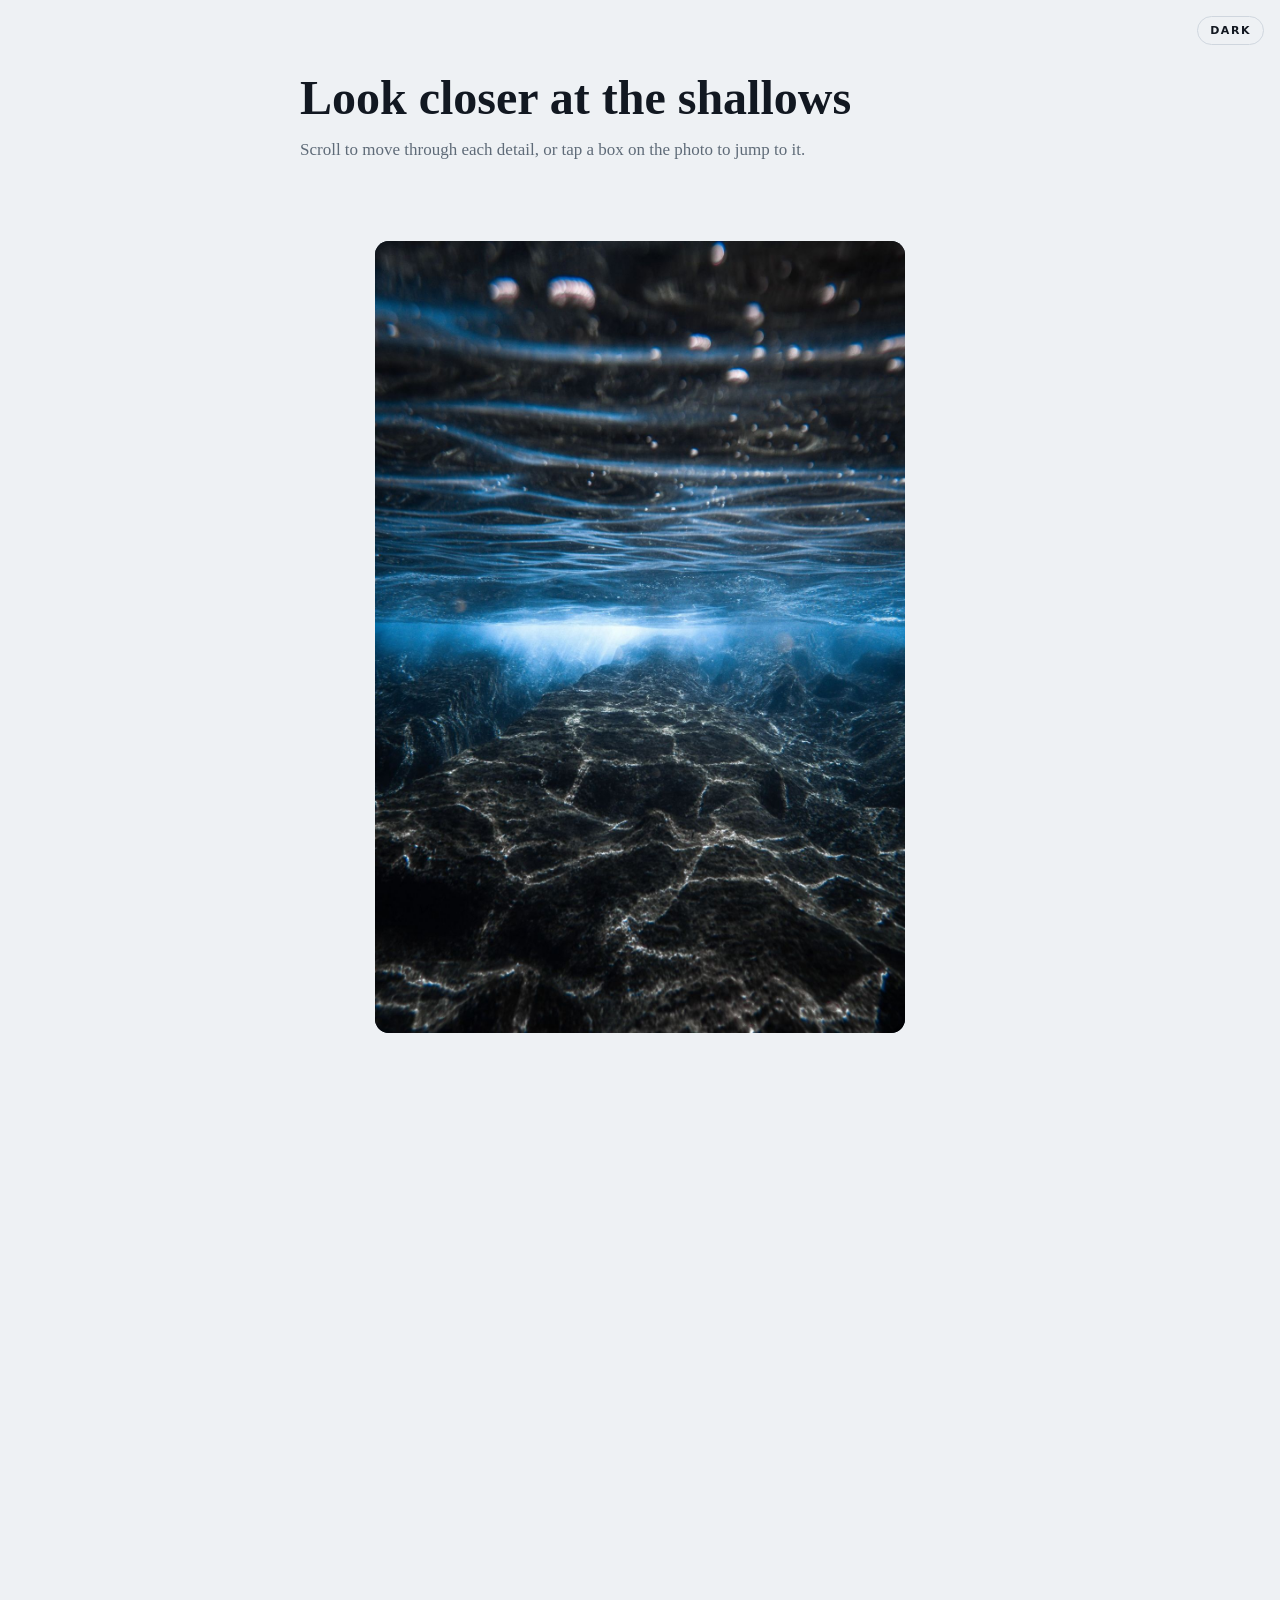
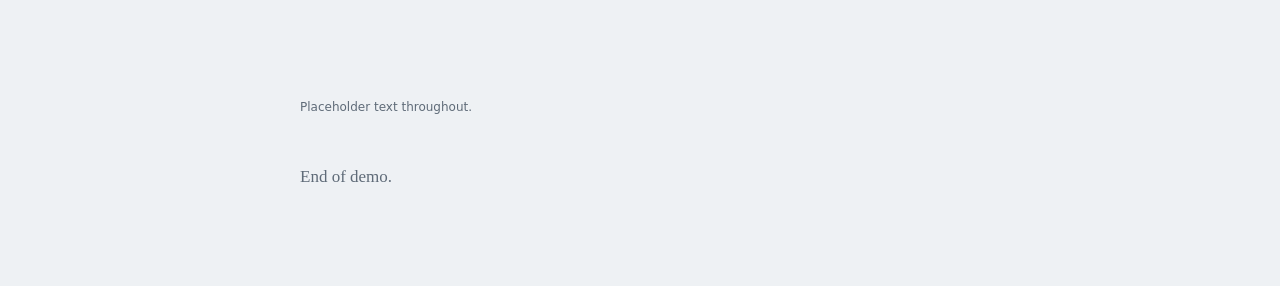
<file: look-close-ocean.html>
<!doctype html>
<html lang="en">
<head>
<meta charset="utf-8">
<meta name="viewport" content="width=device-width, initial-scale=1, viewport-fit=cover">
<title>Look Close Ocean</title>
<style>
  /* Layout: photo pinned center screen, invisible scroll steps pass over it. Each step zooms to a region and opens a rounded callout. */
  :root {
    --bg: #eef1f4;
    --fg: #121821;
    --muted: #5f6b78;
    --line: #cfd6de;
    --callout: rgba(255,255,255,.9);
    --callout-fg: #121821;
    --box: #ffffff;
    --ease: cubic-bezier(.2,.8,.2,1);
  }
  @media (prefers-color-scheme: dark) { :root:not([data-theme="light"]) { --bg:#070b11; --fg:#e6edf5; --muted:#8a97a6; --line:#223040; --callout:rgba(10,18,28,.82); --callout-fg:#e6edf5; color-scheme: dark } }
  :root[data-theme="dark"] { --bg:#070b11; --fg:#e6edf5; --muted:#8a97a6; --line:#223040; --callout:rgba(10,18,28,.82); --callout-fg:#e6edf5; color-scheme: dark }

  * { box-sizing: border-box; }
  body {
    margin: 0;
    background: var(--bg);
    color: var(--fg);
    font: 17px/1.55 Georgia, "Times New Roman", serif;
    padding-inline: 16px;
  }
  header { max-width: 680px; margin: 0 auto; padding-block: 72px 24px; }
  header h1 { font-size: clamp(30px, 5vw, 48px); line-height: 1.1; margin: 0 0 12px; text-wrap: balance; }
  header p { color: var(--muted); margin: 0; }
  footer { max-width: 680px; margin: 0 auto; padding-block: 48px 96px; color: var(--muted); }

  .pin {
    position: sticky; top: 0; height: 100svh;
    display: grid; place-items: center;
  }
  .frame {
    position: relative;
    width: min(100%, calc(88svh * 1200 / 1796));
    aspect-ratio: 1200 / 1796; max-width: 100%;
    overflow: hidden; border-radius: 14px; background: #0b1520;
  }
  .stage {
    position: absolute; inset: 0;
    transform-origin: 0 0;
    transition: transform 1s var(--ease);
    --s: 1;
  }
  .stage img { display: block; width: 100%; height: 100%; object-fit: cover; }

  .box {
    position: absolute;
    border: calc(2px / var(--s)) solid var(--box);
    border-radius: calc(12px / var(--s));
    background: transparent; padding: 0; cursor: pointer;
    opacity: 0; pointer-events: none;
    box-shadow: 0 0 0 9999px rgba(0,0,0,0);
    transition: opacity .5s var(--ease), box-shadow .7s var(--ease);
  }
  .box .tag {
    position: absolute; left: 0; top: 0;
    transform: translate(-40%, -40%) scale(calc(1 / var(--s))); transform-origin: 50% 50%;
    width: 24px; height: 24px; border-radius: 50%;
    display: grid; place-items: center;
    background: var(--box); color: #121821;
    font: 700 12px/1 system-ui, sans-serif;
    opacity: 0; transition: opacity .4s var(--ease);
  }
  .callout {
    position: absolute; width: 240px;
    top: calc(100% + 10px / var(--s)); left: 0;
    transform-origin: 0 0;
    transform: scale(calc(1 / var(--s))) translateY(12px);
    background: var(--callout); color: var(--callout-fg);
    -webkit-backdrop-filter: blur(10px); backdrop-filter: blur(10px);
    border-radius: 14px; padding: 12px 14px;
    text-align: left;
    font: 14px/1.45 system-ui, sans-serif;
    opacity: 0;
    transition: opacity .45s var(--ease), transform .6s var(--ease);
  }
  .callout b { display: block; font: 700 11px/1 system-ui, sans-serif; letter-spacing: .12em; text-transform: uppercase; margin-bottom: 6px; opacity: .7; }
  .box[data-x="right"] .callout { left: auto; right: 0; transform-origin: 100% 0; }
  .box[data-y="above"] .callout { top: auto; bottom: calc(100% + 10px / var(--s)); transform-origin: 0 100%; transform: scale(calc(1 / var(--s))) translateY(-12px); }
  .box[data-y="above"][data-x="right"] .callout { transform-origin: 100% 100%; }

  .stage:not(.overview) .box { opacity: .35; pointer-events: auto; }
  .stage.show-all .box { opacity: 1; }
  .stage.show-all .tag { opacity: 1; }
  .box.active { opacity: 1 !important; box-shadow: 0 0 0 9999px rgba(0,0,0,.5); }
  .box.active .callout { opacity: 1; transform: scale(calc(1 / var(--s))); transition-delay: .35s; }
  .box:focus-visible { outline: calc(2px / var(--s)) solid #7fc4ff; outline-offset: calc(3px / var(--s)); }

  .steps { margin-top: -100svh; position: relative; pointer-events: none; }
  .step { height: 100svh; }

  .credit { max-width: 680px; margin: 0 auto; font: 12px/1.4 system-ui, sans-serif; color: var(--muted); padding-top: 12px; }

  .theme-toggle {
    position: absolute; top: calc(16px + env(safe-area-inset-top, 0px)); right: 16px; z-index: 5;
    font: 600 11px/1 system-ui, sans-serif; letter-spacing: .14em; text-transform: uppercase;
    color: var(--fg); background: var(--bg); border: 1px solid var(--line);
    padding: 8px 12px; border-radius: 999px; cursor: pointer;
  }
  .theme-toggle:focus-visible { outline: 2px solid var(--fg); outline-offset: 2px; }

  @media (max-width: 420px) { .callout { width: 200px; font-size: 13px; } }
  @media (prefers-reduced-motion: reduce) {
    .stage, .box, .callout, .tag { transition: none !important; }
  }
</style>
</head>
<body>
<button class="theme-toggle" id="theme-toggle" type="button">Dark</button>

<header>
  <h1>Look closer at the shallows</h1>
  <p>Scroll to move through each detail, or tap a box on the photo to jump to it.</p>
</header>

<section class="scrolly">
<div class="pin">
  <div class="frame">
    <div class="stage overview" id="stage">
      <img src="images/look-close-ocean.jpg" width="1200" height="1796" alt="Underwater view looking up at a rippled surface, with light breaking through over dark rock covered in caustic patterns">
      <button class="box" data-step="1" data-y="below" data-x="left" style="left:18%;top:3%;width:26%;height:8%" aria-label="Detail 1">
        <span class="tag">1</span>
        <span class="callout"><b>Detail 1</b>Lorem ipsum dolor sit amet, consectetur adipiscing elit. Sed do eiusmod tempor incididunt ut labore.</span>
      </button>
      <button class="box" data-step="2" data-y="below" data-x="right" style="left:50%;top:24%;width:44%;height:14%" aria-label="Detail 2">
        <span class="tag">2</span>
        <span class="callout"><b>Detail 2</b>Ut enim ad minim veniam, quis nostrud exercitation ullamco laboris nisi ut aliquip ex ea commodo.</span>
      </button>
      <button class="box" data-step="3" data-y="below" data-x="left" style="left:25%;top:44%;width:40%;height:11%" aria-label="Detail 3">
        <span class="tag">3</span>
        <span class="callout"><b>Detail 3</b>Duis aute irure dolor in reprehenderit in voluptate velit esse cillum dolore eu fugiat nulla.</span>
      </button>
      <button class="box" data-step="4" data-y="below" data-x="left" style="left:28%;top:56%;width:36%;height:14%" aria-label="Detail 4">
        <span class="tag">4</span>
        <span class="callout"><b>Detail 4</b>Excepteur sint occaecat cupidatat non proident, sunt in culpa qui officia deserunt mollit.</span>
      </button>
      <button class="box" data-step="5" data-y="above" data-x="left" style="left:8%;top:78%;width:40%;height:16%" aria-label="Detail 5">
        <span class="tag">5</span>
        <span class="callout"><b>Detail 5</b>Nemo enim ipsam voluptatem quia voluptas sit aspernatur aut odit aut fugit, sed quia consequuntur.</span>
      </button>
    </div>
  </div>
</div>

<div class="steps" aria-hidden="true">
  <div class="step" data-step="0"></div>
  <div class="step" data-step="1"></div>
  <div class="step" data-step="2"></div>
  <div class="step" data-step="3"></div>
  <div class="step" data-step="4"></div>
  <div class="step" data-step="5"></div>
  <div class="step" data-step="all"></div>
</div>
</section>

<p class="credit">Placeholder text throughout.</p>
<footer>End of demo.</footer>

<script>
  const stage = document.getElementById('stage');
  const boxes = [...stage.querySelectorAll('.box')];
  const steps = [...document.querySelectorAll('.step')];

  function zoomTo(box) {
    if (!box) { stage.style.transform = ''; stage.style.setProperty('--s', 1); return; }
    const x = parseFloat(box.style.left) / 100, y = parseFloat(box.style.top) / 100;
    const w = parseFloat(box.style.width) / 100, h = parseFloat(box.style.height) / 100;
    const s = Math.min(2.4, 0.5 / Math.max(w, h));
    const clamp = (v) => Math.min(0, Math.max(1 - s, v));
    const tx = clamp(0.5 - (x + w / 2) * s), ty = clamp(0.5 - (y + h / 2) * s);
    stage.style.transform = `translate(${tx * 100}%, ${ty * 100}%) scale(${s})`;
    stage.style.setProperty('--s', s);
  }

  let current = null;
  function activate(id) {
    if (id === current) return;
    current = id;
    stage.classList.toggle('show-all', id === 'all');
    stage.classList.toggle('overview', id === '0');
    const box = boxes.find(b => b.dataset.step === id);
    boxes.forEach(b => b.classList.toggle('active', b === box));
    zoomTo(box);
  }

  const io = new IntersectionObserver(entries => {
    entries.forEach(e => { if (e.isIntersecting) activate(e.target.dataset.step); });
  }, { rootMargin: '-50% 0px -49% 0px' });
  steps.forEach(st => io.observe(st));

  boxes.forEach(b => b.addEventListener('click', () => {
    const step = steps.find(st => st.dataset.step === b.dataset.step);
    activate(b.dataset.step);
    step.scrollIntoView({ behavior: 'smooth', block: 'center' });
  }));

  activate('0');

  const root = document.documentElement;
  const btn = document.getElementById('theme-toggle');
  const isDark = () => root.dataset.theme ? root.dataset.theme === 'dark' : matchMedia('(prefers-color-scheme: dark)').matches;
  const sync = () => { btn.textContent = isDark() ? 'Light' : 'Dark'; btn.setAttribute('aria-label', 'Switch to ' + btn.textContent.toLowerCase() + ' mode'); };
  try { const t = localStorage.getItem('theme'); if (t) root.dataset.theme = t; } catch (e) {}
  sync();
  btn.addEventListener('click', () => {
    root.dataset.theme = isDark() ? 'light' : 'dark';
    try { localStorage.setItem('theme', root.dataset.theme); } catch (e) {}
    sync();
  });
</script>
</body>
</html>
</file>
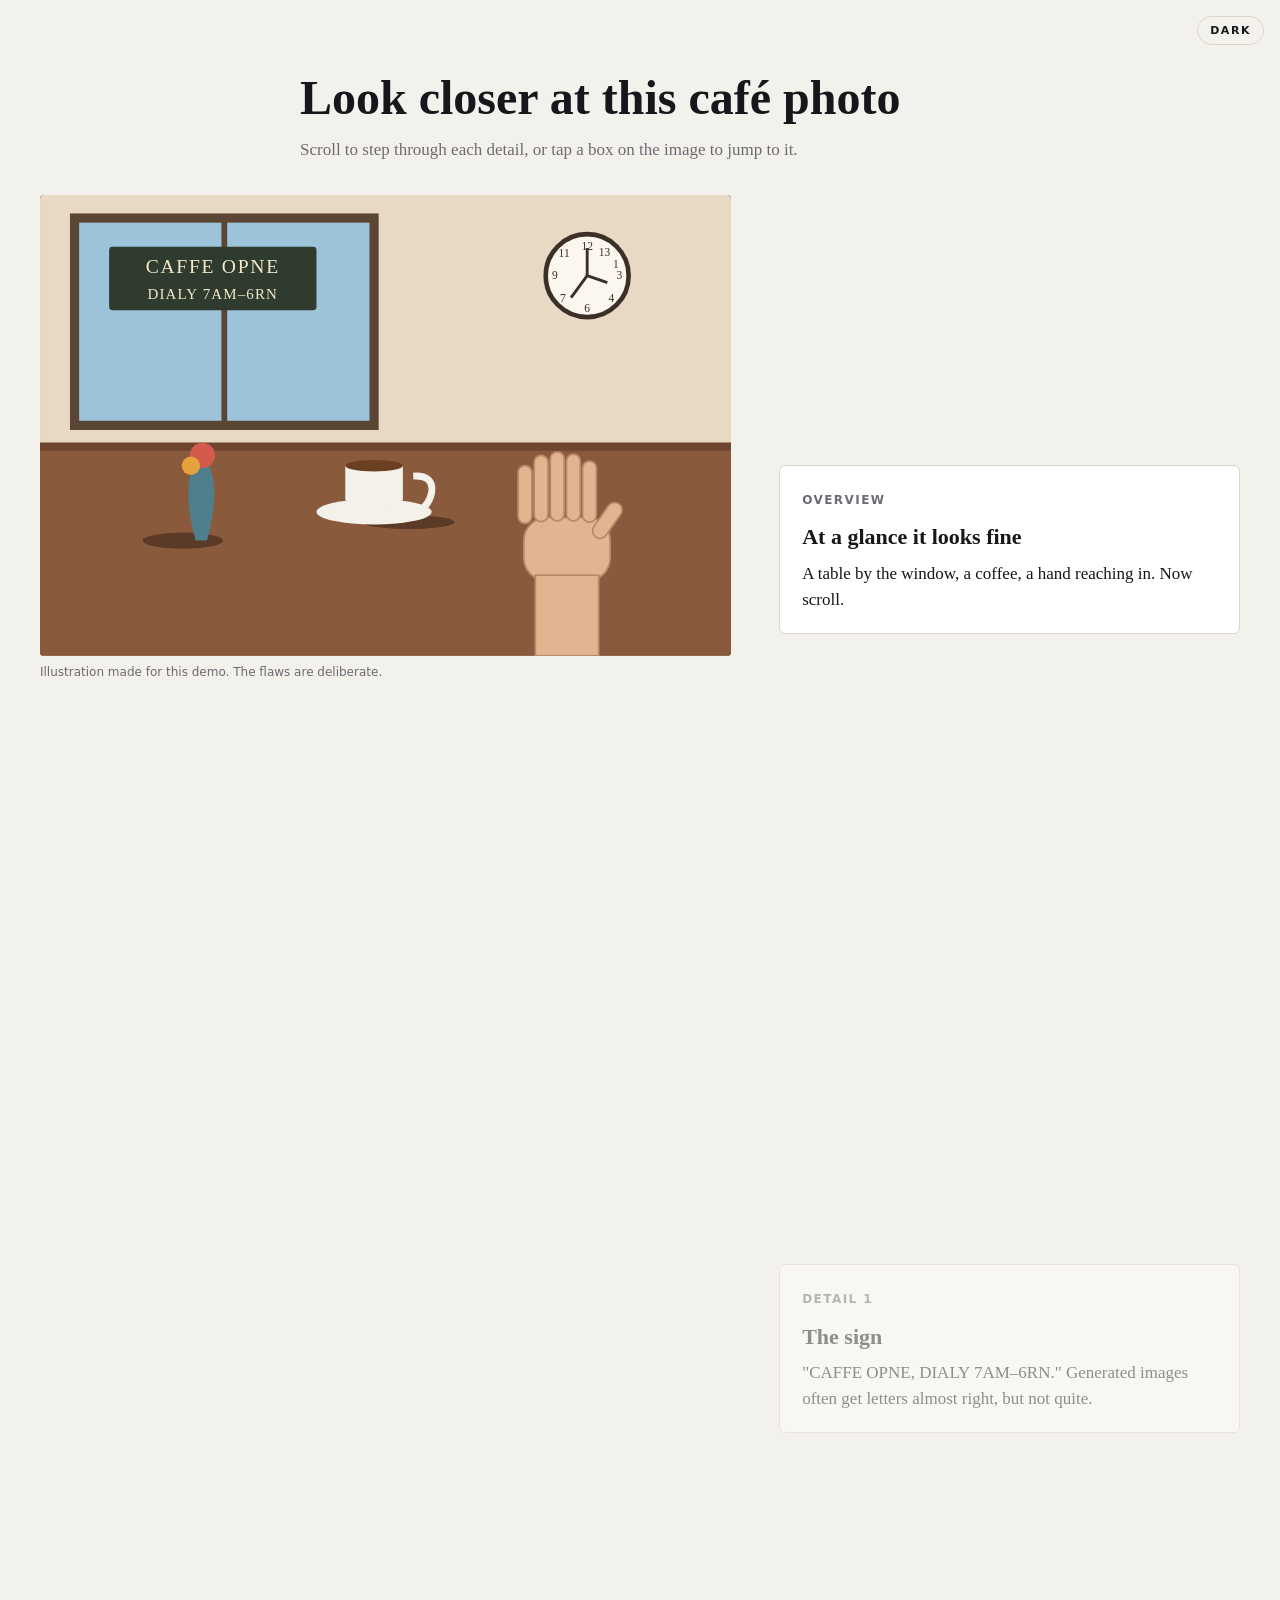
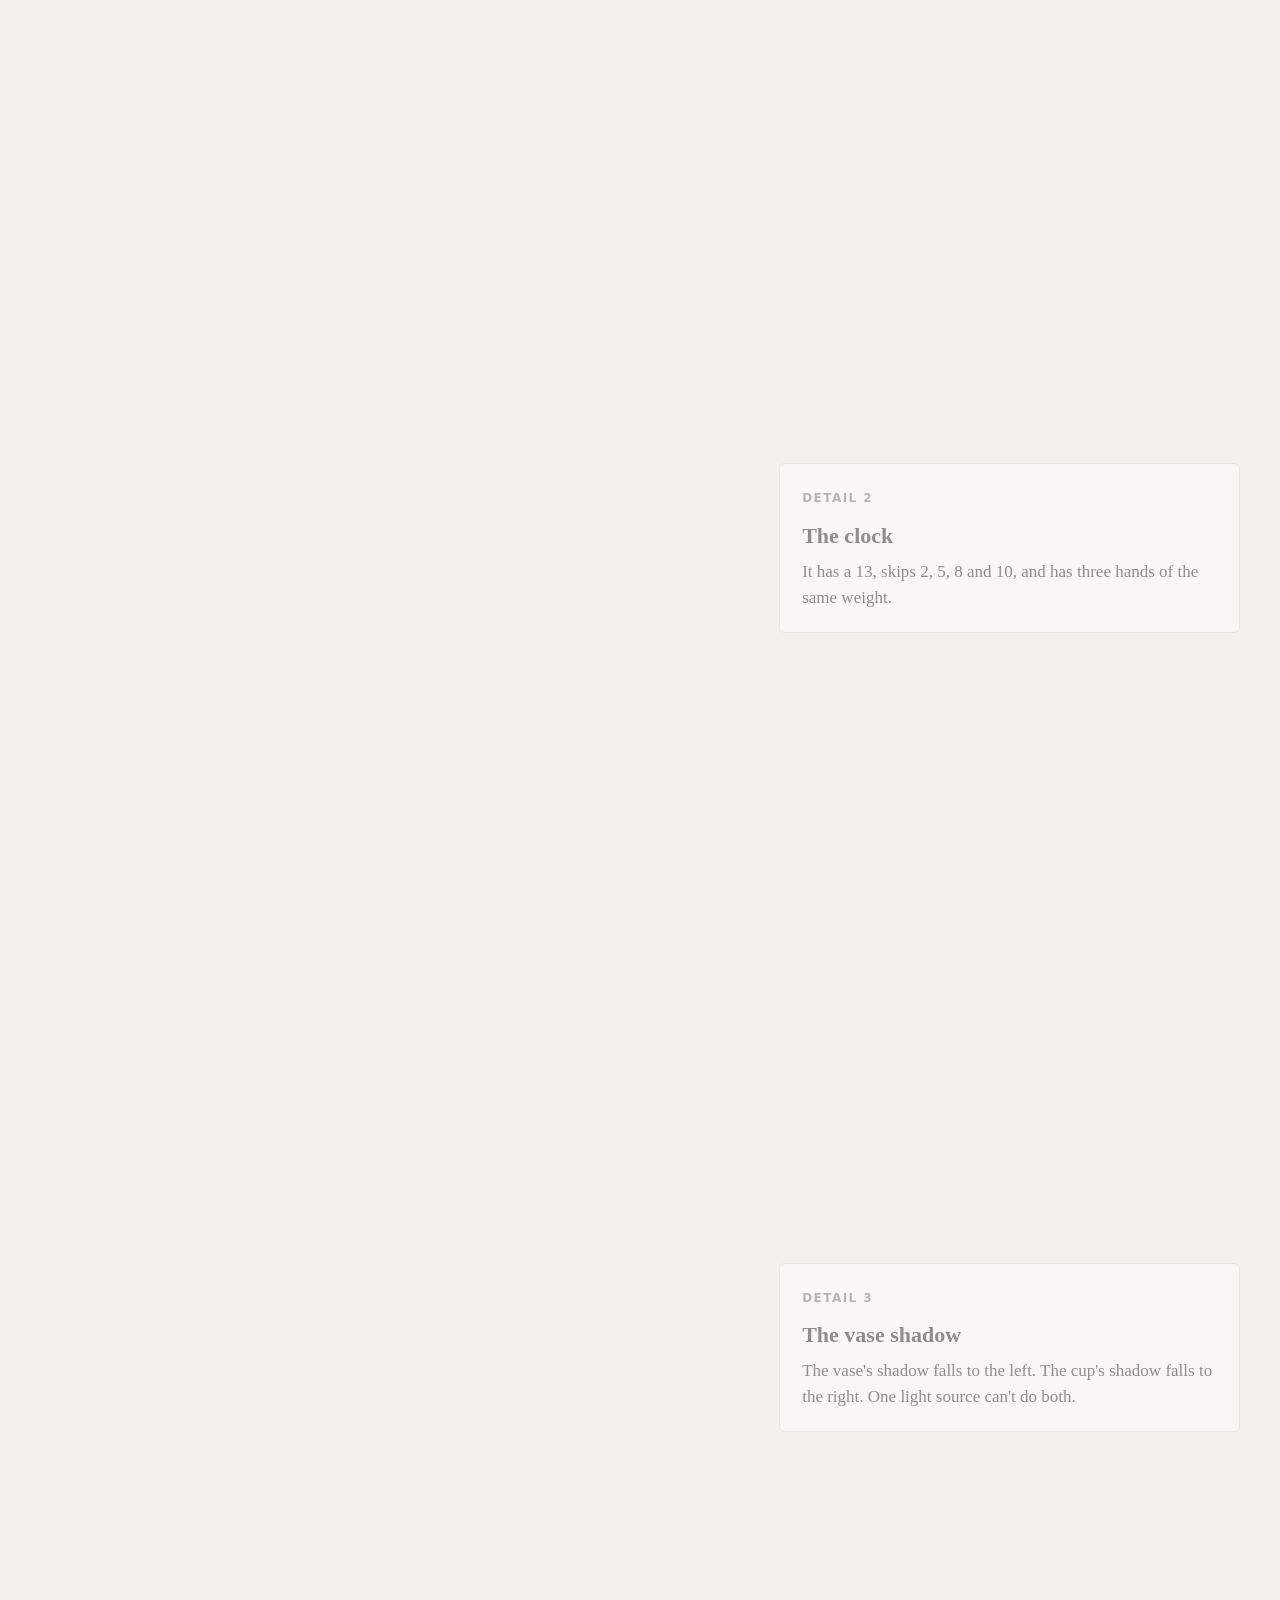
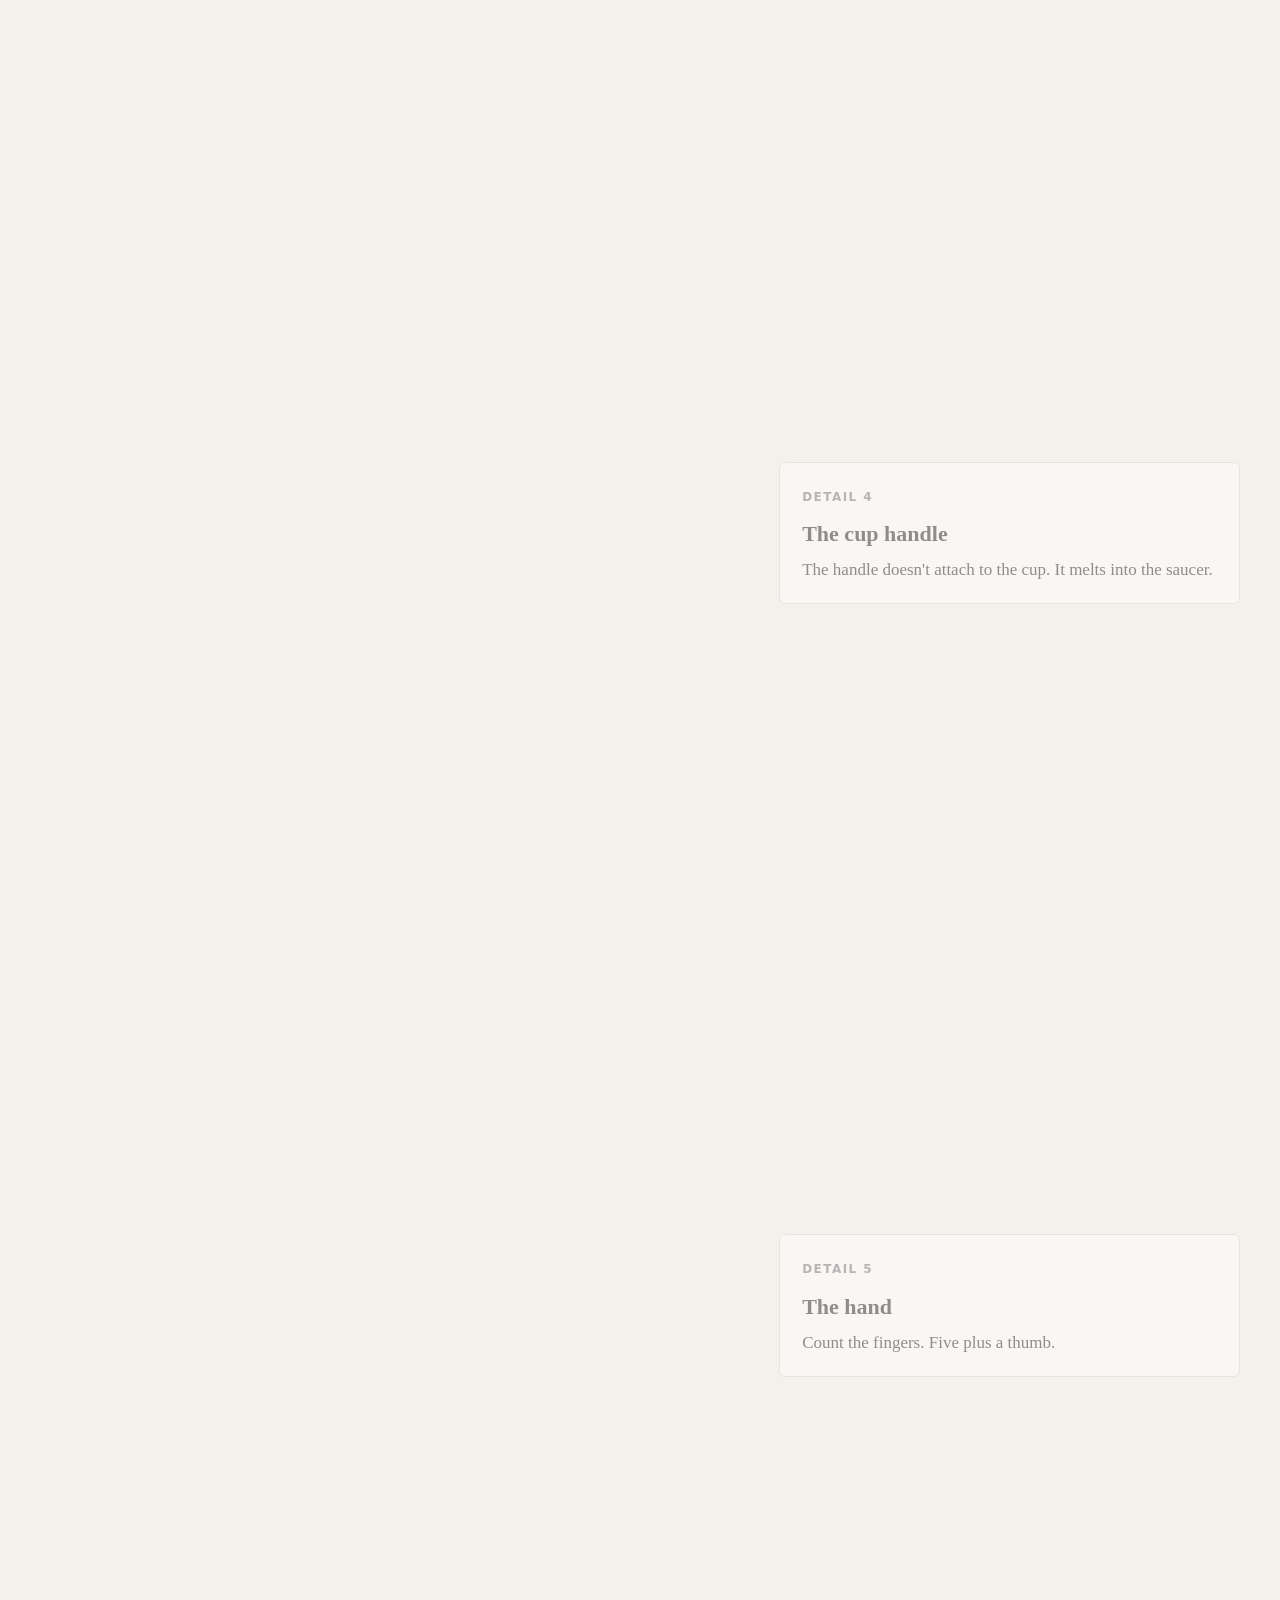
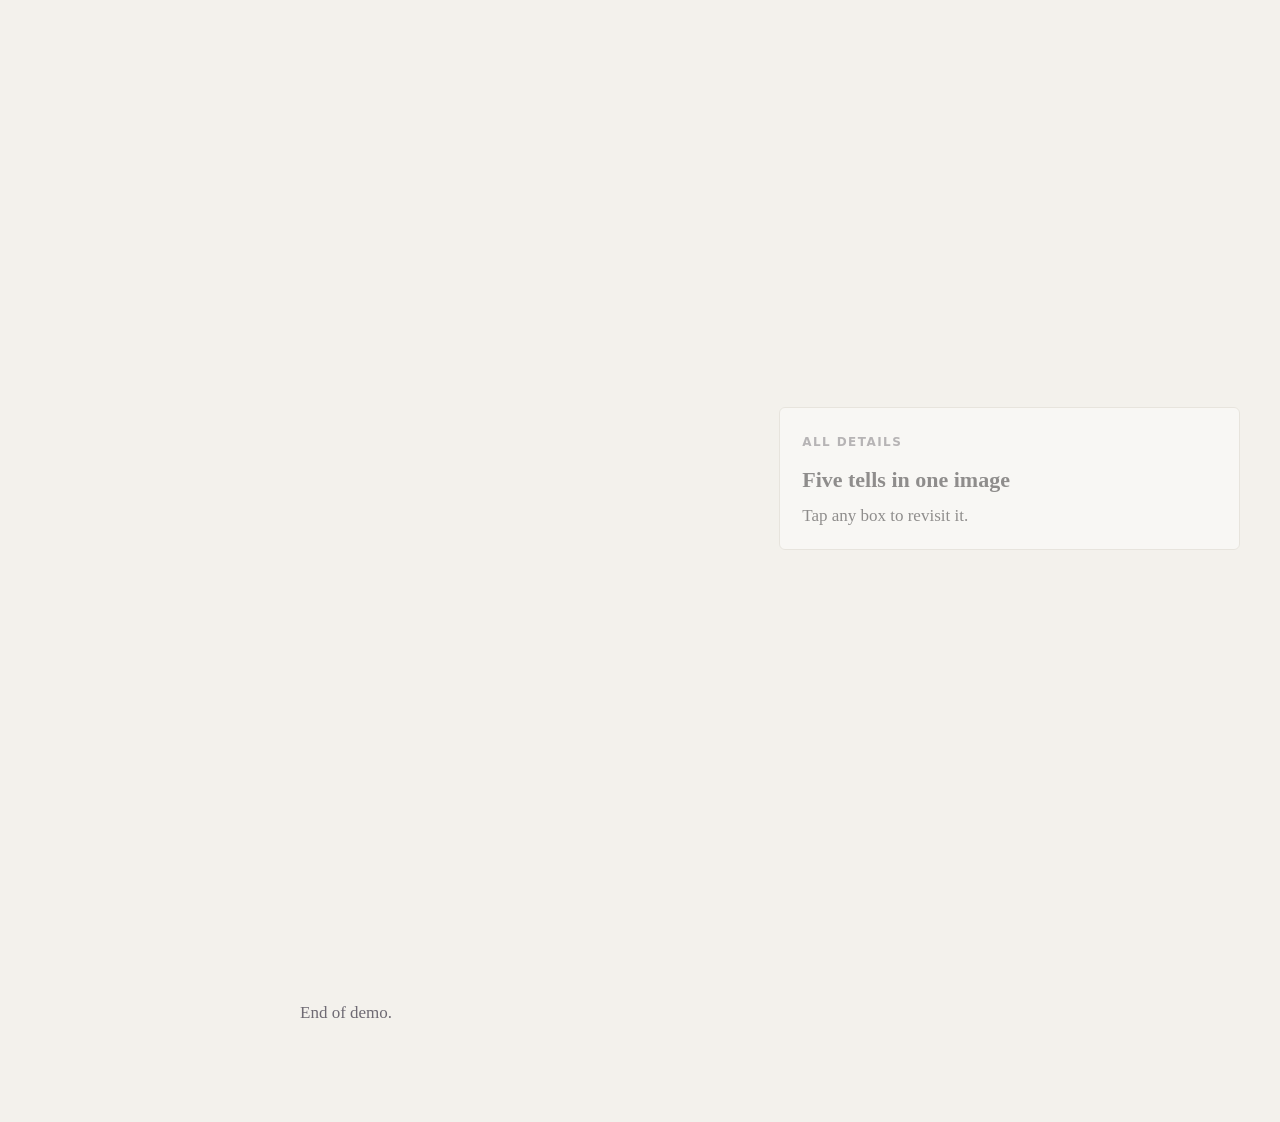
<file: look-close-overlay.html>
<!doctype html>
<html lang="en">
<head>
<meta charset="utf-8">
<meta name="viewport" content="width=device-width, initial-scale=1, viewport-fit=cover">
<title>Look Close Overlay</title>
<style>
  /* Layout: sticky image left, scrolling caption cards right. Stacks on phones. */
  :root {
    --bg: #f3f1ec;
    --fg: #17161a;
    --muted: #6e6a73;
    --card: #ffffff;
    --line: #d9d5cd;
    --box: #ffcf33;
    --ease: cubic-bezier(.2,.8,.2,1);
  }
  @media (prefers-color-scheme: dark) { :root:not([data-theme="light"]) { --bg:#141317; --fg:#ecebef; --muted:#9b97a1; --card:#1f1e23; --line:#34323a; --box:#ffd84d; color-scheme: dark } }
  :root[data-theme="dark"] { --bg:#141317; --fg:#ecebef; --muted:#9b97a1; --card:#1f1e23; --line:#34323a; --box:#ffd84d; color-scheme: dark }

  * { box-sizing: border-box; }
  body {
    margin: 0;
    background: var(--bg);
    color: var(--fg);
    font: 17px/1.55 Georgia, "Times New Roman", serif;
    padding-inline: 16px;
  }
  header { max-width: 680px; margin: 0 auto; padding-block: 72px 32px; }
  header h1 { font-size: clamp(30px, 5vw, 48px); line-height: 1.1; margin: 0 0 12px; text-wrap: balance; }
  header p { color: var(--muted); margin: 0; }
  footer { max-width: 680px; margin: 0 auto; padding-block: 40vh 96px; color: var(--muted); }

  .scrolly {
    max-width: 1200px; margin: 0 auto;
    display: grid; grid-template-columns: minmax(0, 1.5fr) minmax(0, 1fr); gap: 48px;
  }
  .figure {
    position: sticky; top: calc(10vh + env(safe-area-inset-top, 0px));
    align-self: start;
  }
  .frame {
    position: relative; aspect-ratio: 3 / 2; max-width: 100%;
    overflow: hidden; border-radius: 4px; background: #222;
  }
  .stage {
    position: absolute; inset: 0;
    transform-origin: 0 0;
    transition: transform .9s var(--ease);
    --s: 1;
  }
  .stage svg { display: block; width: 100%; height: 100%; }
  .box {
    position: absolute;
    border: calc(3px / var(--s)) solid var(--box);
    border-radius: calc(4px / var(--s));
    background: transparent;
    padding: 0; cursor: pointer;
    opacity: 0; pointer-events: none;
    box-shadow: 0 0 0 9999px rgba(0,0,0,0);
    transition: opacity .4s var(--ease), box-shadow .6s var(--ease);
  }
  .box .tag {
    position: absolute; left: 0; top: 0;
    transform: translateY(-100%) scale(calc(1 / var(--s))); transform-origin: 0 100%;
    background: var(--box); color: #17161a;
    font: 700 12px/1 system-ui, sans-serif; padding: 4px 6px;
  }
  .stage:not(.overview) .box { opacity: .4; pointer-events: auto; }
  .stage.show-all .box, .stage .box.active { opacity: 1; }
  .box.active { box-shadow: 0 0 0 9999px rgba(0,0,0,.45); }
  .box:focus-visible { outline: calc(2px / var(--s)) solid #fff; outline-offset: calc(2px / var(--s)); }
  .credit { font: 12px/1.4 system-ui, sans-serif; color: var(--muted); margin-top: 8px; }

  .steps { display: flex; flex-direction: column; gap: 70vh; padding-block: 30vh 10vh; }
  .step {
    background: var(--card); border: 1px solid var(--line); border-radius: 6px;
    padding: 20px 22px; opacity: .45; transition: opacity .4s var(--ease);
  }
  .step.active { opacity: 1; }
  .step .num { font: 700 12px/1 system-ui, sans-serif; letter-spacing: .12em; text-transform: uppercase; color: var(--muted); }
  .step h2 { font-size: 22px; margin: 8px 0 6px; }
  .step p { margin: 0; }

  .theme-toggle {
    position: absolute; top: calc(16px + env(safe-area-inset-top, 0px)); right: 16px; z-index: 5;
    font: 600 11px/1 system-ui, sans-serif; letter-spacing: .14em; text-transform: uppercase;
    color: var(--fg); background: var(--bg); border: 1px solid var(--line);
    padding: 8px 12px; border-radius: 999px; cursor: pointer;
  }
  .theme-toggle:focus-visible { outline: 2px solid var(--fg); outline-offset: 2px; }

  @media (max-width: 760px) {
    .scrolly { grid-template-columns: minmax(0, 1fr); gap: 0; }
    .figure { top: env(safe-area-inset-top, 0px); z-index: 2; background: var(--bg); padding-block: 12px; }
    .steps { gap: 60vh; padding-block: 20vh 10vh; }
  }
  @media (prefers-reduced-motion: reduce) {
    .stage, .box, .step { transition: none; }
  }
</style>
</head>
<body>
<button class="theme-toggle" id="theme-toggle" type="button">Dark</button>

<header>
  <h1>Look closer at this café photo</h1>
  <p>Scroll to step through each detail, or tap a box on the image to jump to it.</p>
</header>

<div class="scrolly">
  <figure class="figure" style="margin:0">
    <div class="frame">
      <div class="stage" id="stage">
        <svg viewBox="0 0 1200 800" role="img" aria-label="Illustrated café table by a window, with a wall clock, a sign, a vase, a cup and a hand">
          <rect width="1200" height="800" fill="#e8d9c4"/>
          <rect x="60" y="40" width="520" height="360" fill="#9cc3d9"/>
          <rect x="60" y="40" width="520" height="360" fill="none" stroke="#5b4636" stroke-width="16"/>
          <line x1="320" y1="40" x2="320" y2="400" stroke="#5b4636" stroke-width="10"/>
          <rect x="120" y="90" width="360" height="110" rx="6" fill="#2f3b2f"/>
          <text x="300" y="135" text-anchor="middle" font-family="Georgia, serif" font-size="34" fill="#f4e9c8" letter-spacing="3">CAFFE OPNE</text>
          <text x="300" y="180" text-anchor="middle" font-family="Georgia, serif" font-size="26" fill="#f4e9c8" letter-spacing="2">DIALY 7AM–6RN</text>
          <circle cx="950" cy="140" r="72" fill="#fbf7ef" stroke="#3b2f27" stroke-width="8"/>
          <g font-family="Georgia, serif" font-size="20" fill="#3b2f27" text-anchor="middle">
            <text x="950" y="96">12</text><text x="1000" y="126">1</text><text x="1006" y="146">3</text>
            <text x="992" y="186">4</text><text x="950" y="204">6</text><text x="908" y="186">7</text>
            <text x="894" y="146">9</text><text x="910" y="108">11</text><text x="980" y="106">13</text>
          </g>
          <line x1="950" y1="140" x2="950" y2="92" stroke="#3b2f27" stroke-width="5"/>
          <line x1="950" y1="140" x2="985" y2="152" stroke="#3b2f27" stroke-width="5"/>
          <line x1="950" y1="140" x2="922" y2="178" stroke="#3b2f27" stroke-width="5"/>
          <rect x="0" y="430" width="1200" height="370" fill="#8a5a3c"/>
          <rect x="0" y="430" width="1200" height="14" fill="#6e4630"/>
          <ellipse cx="248" cy="600" rx="70" ry="14" fill="#5b3a27"/>
          <path d="M270 600 q-30 -110 10 -150 q40 40 10 150 z" fill="#4f7f8c"/>
          <circle cx="282" cy="452" r="22" fill="#d45a4b"/><circle cx="262" cy="470" r="16" fill="#e6a23c"/>
          <ellipse cx="640" cy="568" rx="80" ry="12" fill="#5b3a27"/>
          <ellipse cx="580" cy="550" rx="100" ry="22" fill="#f4f1ea"/>
          <path d="M530 470 h100 v60 q-50 22 -100 0 z" fill="#f4f1ea"/>
          <ellipse cx="580" cy="470" rx="50" ry="10" fill="#6b3f22"/>
          <path d="M648 488 q36 -2 32 28 q-6 30 -34 36" fill="none" stroke="#f4f1ea" stroke-width="12"/>
          <g fill="#e2b48f" stroke="#b88a68" stroke-width="3">
            <rect x="840" y="560" width="150" height="110" rx="40"/>
            <rect x="830" y="470" width="24" height="100" rx="12"/>
            <rect x="858" y="452" width="24" height="115" rx="12"/>
            <rect x="886" y="446" width="24" height="120" rx="12"/>
            <rect x="914" y="450" width="24" height="116" rx="12"/>
            <rect x="942" y="462" width="24" height="106" rx="12"/>
            <rect x="972" y="530" width="26" height="70" rx="13" transform="rotate(35 985 565)"/>
            <rect x="860" y="660" width="110" height="140"/>
          </g>
        </svg>
        <button class="box" data-step="1" style="left:8.3%;top:9.4%;width:33.3%;height:18.8%" aria-label="Detail 1, the sign"><span class="tag">1</span></button>
        <button class="box" data-step="2" style="left:72.5%;top:7.5%;width:13.3%;height:20%" aria-label="Detail 2, the clock"><span class="tag">2</span></button>
        <button class="box" data-step="3" style="left:15%;top:53%;width:16.7%;height:25%" aria-label="Detail 3, the vase shadow"><span class="tag">3</span></button>
        <button class="box" data-step="4" style="left:39%;top:55%;width:18%;height:20%" aria-label="Detail 4, the cup handle"><span class="tag">4</span></button>
        <button class="box" data-step="5" style="left:67.5%;top:54%;width:17.5%;height:32%" aria-label="Detail 5, the hand"><span class="tag">5</span></button>
      </div>
    </div>
    <figcaption class="credit">Illustration made for this demo. The flaws are deliberate.</figcaption>
  </figure>

  <div class="steps">
    <article class="step" data-step="0">
      <span class="num">Overview</span>
      <h2>At a glance it looks fine</h2>
      <p>A table by the window, a coffee, a hand reaching in. Now scroll.</p>
    </article>
    <article class="step" data-step="1">
      <span class="num">Detail 1</span>
      <h2>The sign</h2>
      <p>"CAFFE OPNE, DIALY 7AM–6RN." Generated images often get letters almost right, but not quite.</p>
    </article>
    <article class="step" data-step="2">
      <span class="num">Detail 2</span>
      <h2>The clock</h2>
      <p>It has a 13, skips 2, 5, 8 and 10, and has three hands of the same weight.</p>
    </article>
    <article class="step" data-step="3">
      <span class="num">Detail 3</span>
      <h2>The vase shadow</h2>
      <p>The vase's shadow falls to the left. The cup's shadow falls to the right. One light source can't do both.</p>
    </article>
    <article class="step" data-step="4">
      <span class="num">Detail 4</span>
      <h2>The cup handle</h2>
      <p>The handle doesn't attach to the cup. It melts into the saucer.</p>
    </article>
    <article class="step" data-step="5">
      <span class="num">Detail 5</span>
      <h2>The hand</h2>
      <p>Count the fingers. Five plus a thumb.</p>
    </article>
    <article class="step" data-step="all">
      <span class="num">All details</span>
      <h2>Five tells in one image</h2>
      <p>Tap any box to revisit it.</p>
    </article>
  </div>
</div>

<footer>End of demo.</footer>

<script>
  const stage = document.getElementById('stage');
  const boxes = [...stage.querySelectorAll('.box')];
  const steps = [...document.querySelectorAll('.step')];

  function zoomTo(box) {
    if (!box) { stage.style.transform = ''; stage.style.setProperty('--s', 1); return; }
    const x = parseFloat(box.style.left) / 100, y = parseFloat(box.style.top) / 100;
    const w = parseFloat(box.style.width) / 100, h = parseFloat(box.style.height) / 100;
    const s = Math.min(2.6, 0.6 / Math.max(w, h));
    const clamp = (v) => Math.min(0, Math.max(1 - s, v));
    const tx = clamp(0.5 - (x + w / 2) * s), ty = clamp(0.5 - (y + h / 2) * s);
    stage.style.transform = `translate(${tx * 100}%, ${ty * 100}%) scale(${s})`;
    stage.style.setProperty('--s', s);
  }

  let current = null;
  function activate(id) {
    if (id === current) return;
    current = id;
    steps.forEach(st => st.classList.toggle('active', st.dataset.step === id));
    stage.classList.toggle('show-all', id === 'all');
    stage.classList.toggle('overview', id === '0');
    const box = boxes.find(b => b.dataset.step === id);
    boxes.forEach(b => b.classList.toggle('active', b === box));
    zoomTo(box);
  }

  const io = new IntersectionObserver(entries => {
    entries.forEach(e => { if (e.isIntersecting) activate(e.target.dataset.step); });
  }, { rootMargin: '-55% 0px -44% 0px' });
  steps.forEach(st => io.observe(st));

  boxes.forEach(b => b.addEventListener('click', () => {
    const step = steps.find(st => st.dataset.step === b.dataset.step);
    activate(b.dataset.step);
    step.scrollIntoView({ behavior: 'smooth', block: 'center' });
  }));

  activate('0');

  const root = document.documentElement;
  const btn = document.getElementById('theme-toggle');
  const isDark = () => root.dataset.theme ? root.dataset.theme === 'dark' : matchMedia('(prefers-color-scheme: dark)').matches;
  const sync = () => { btn.textContent = isDark() ? 'Light' : 'Dark'; btn.setAttribute('aria-label', 'Switch to ' + btn.textContent.toLowerCase() + ' mode'); };
  try { const t = localStorage.getItem('theme'); if (t) root.dataset.theme = t; } catch (e) {}
  sync();
  btn.addEventListener('click', () => {
    root.dataset.theme = isDark() ? 'light' : 'dark';
    try { localStorage.setItem('theme', root.dataset.theme); } catch (e) {}
    sync();
  });
</script>
</body>
</html>
</file>
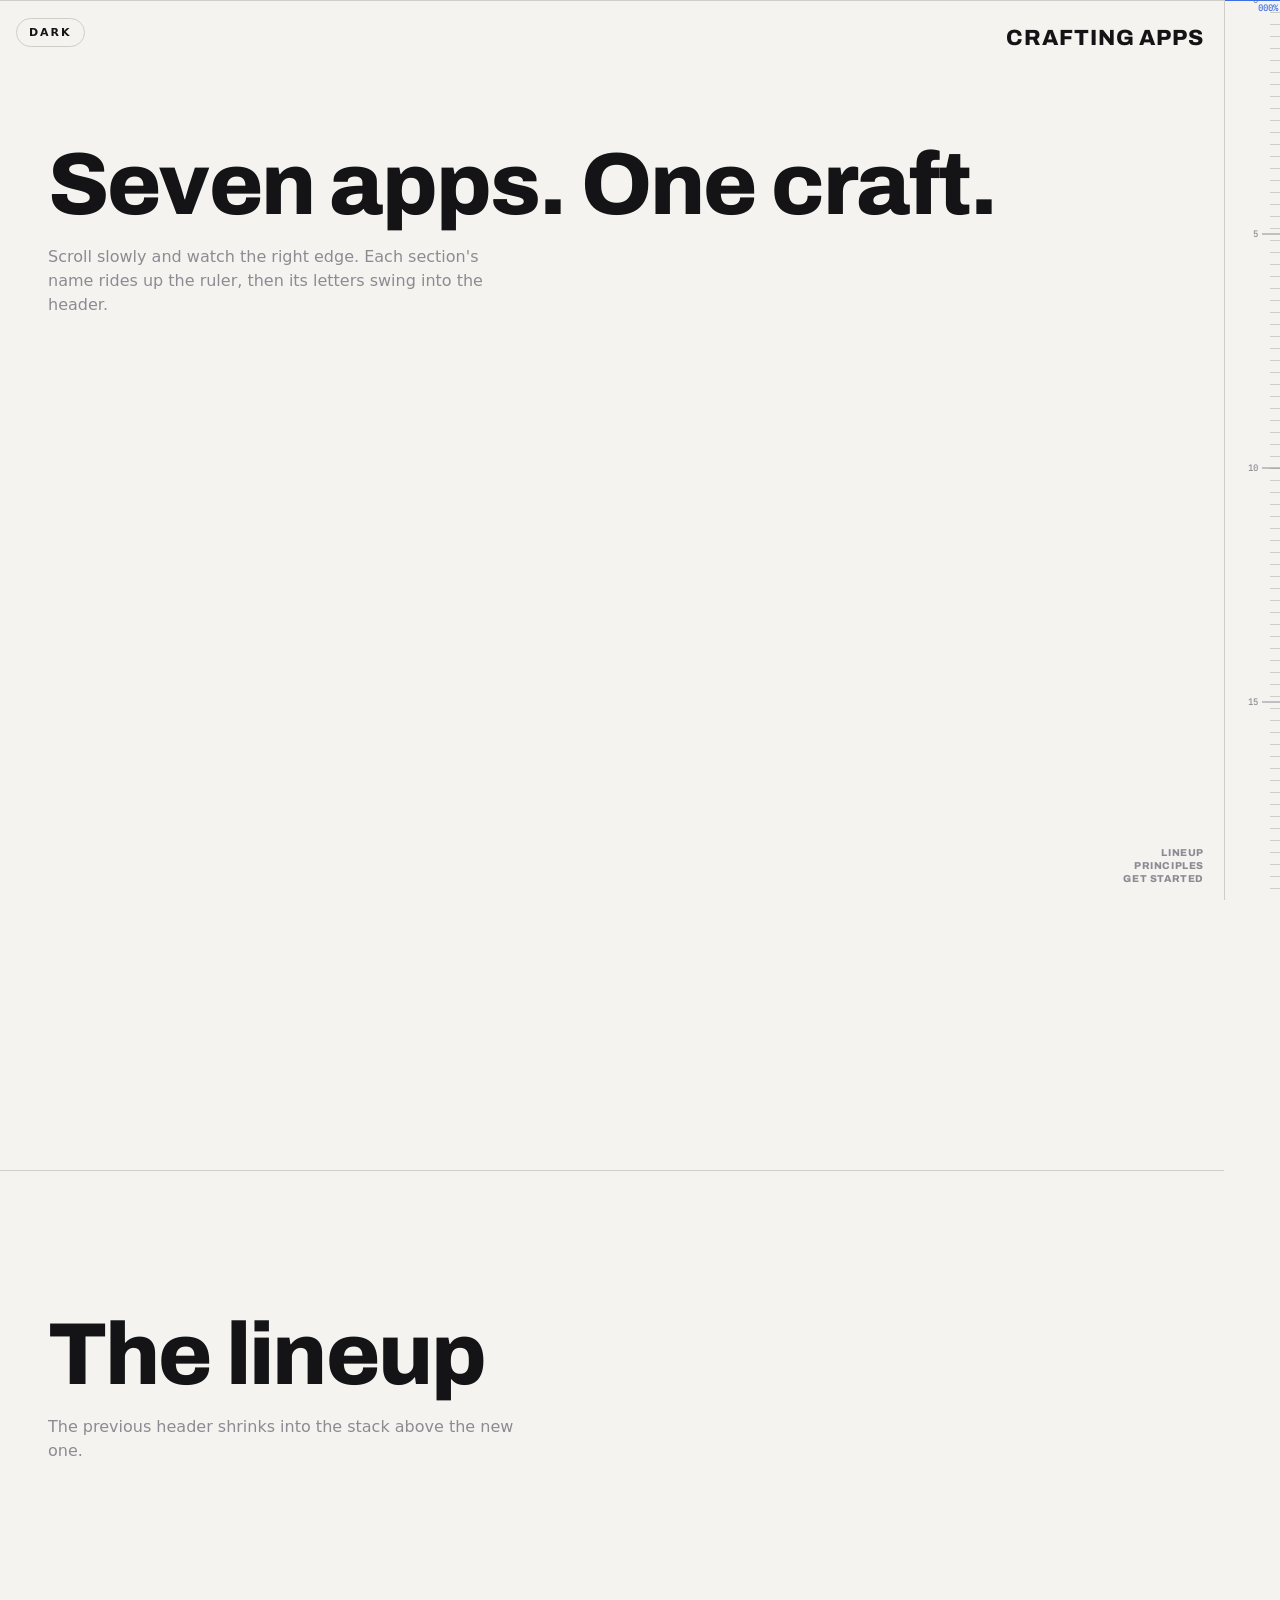
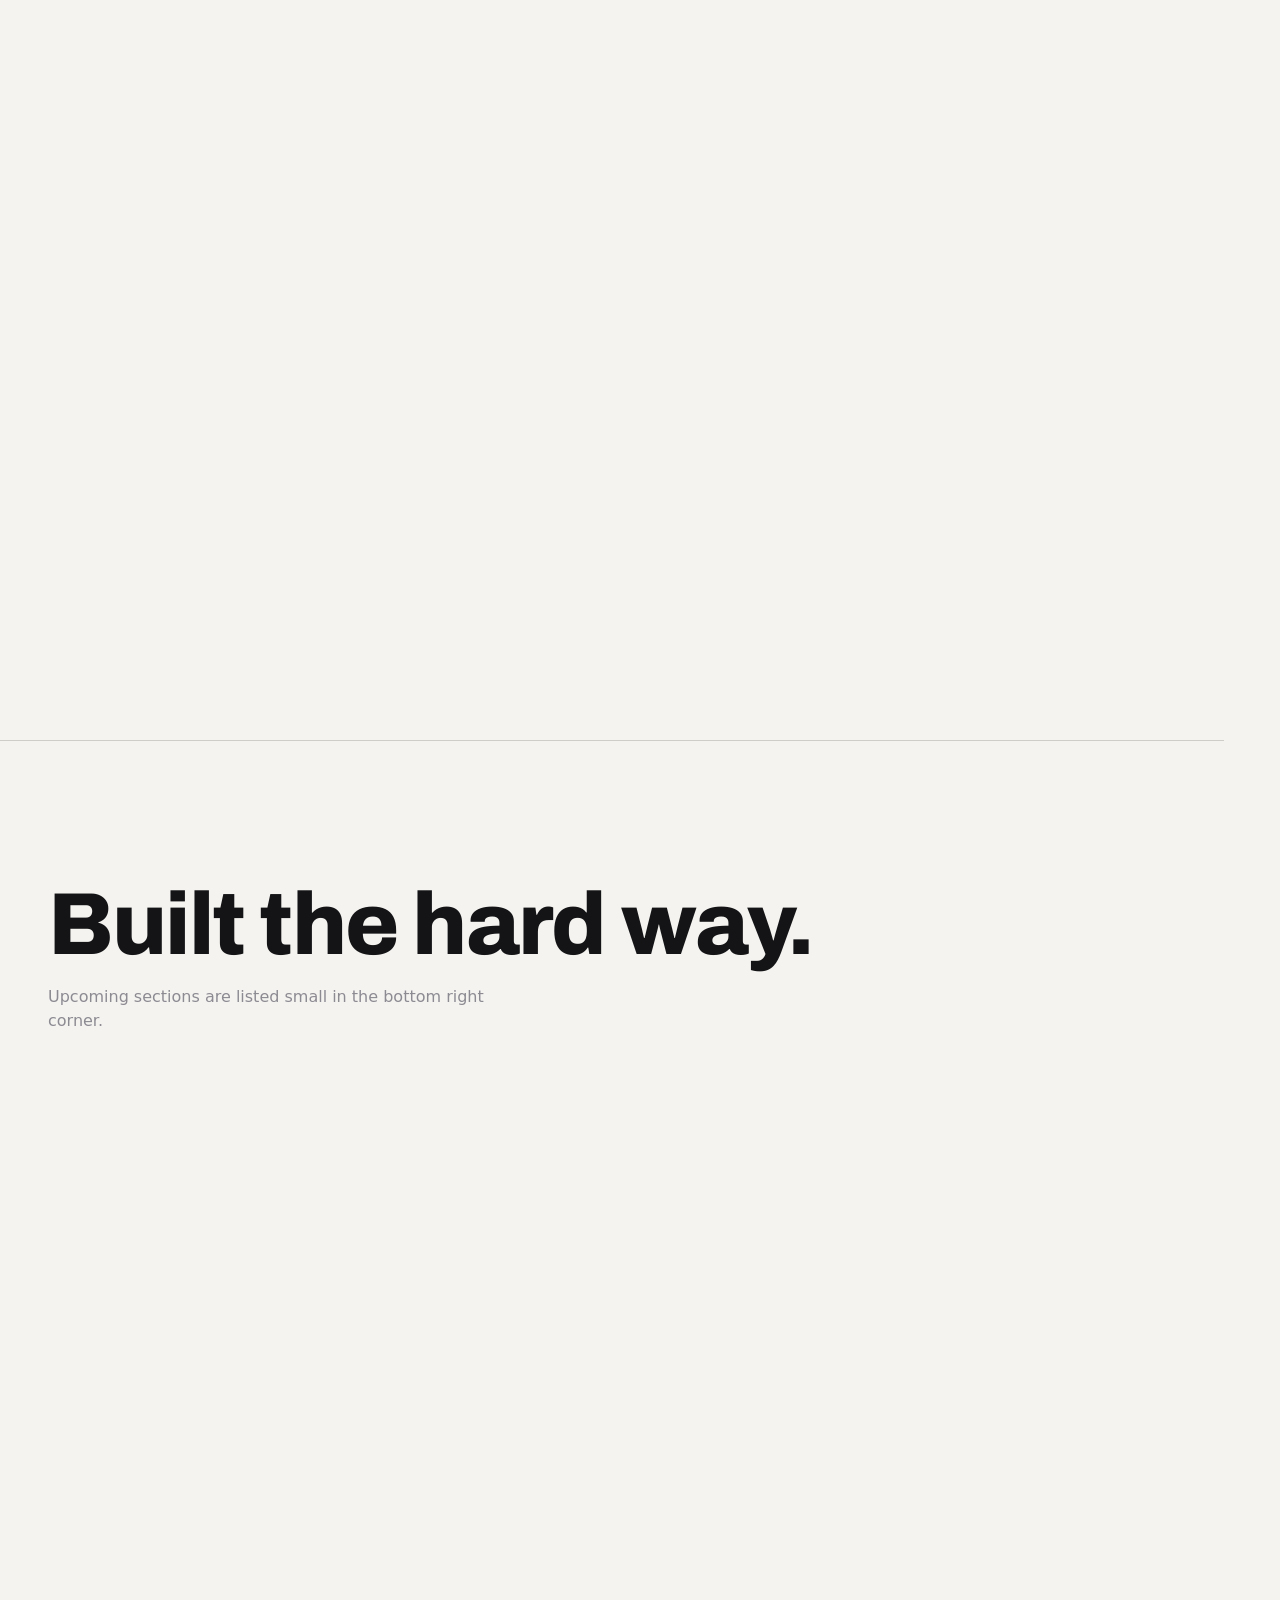
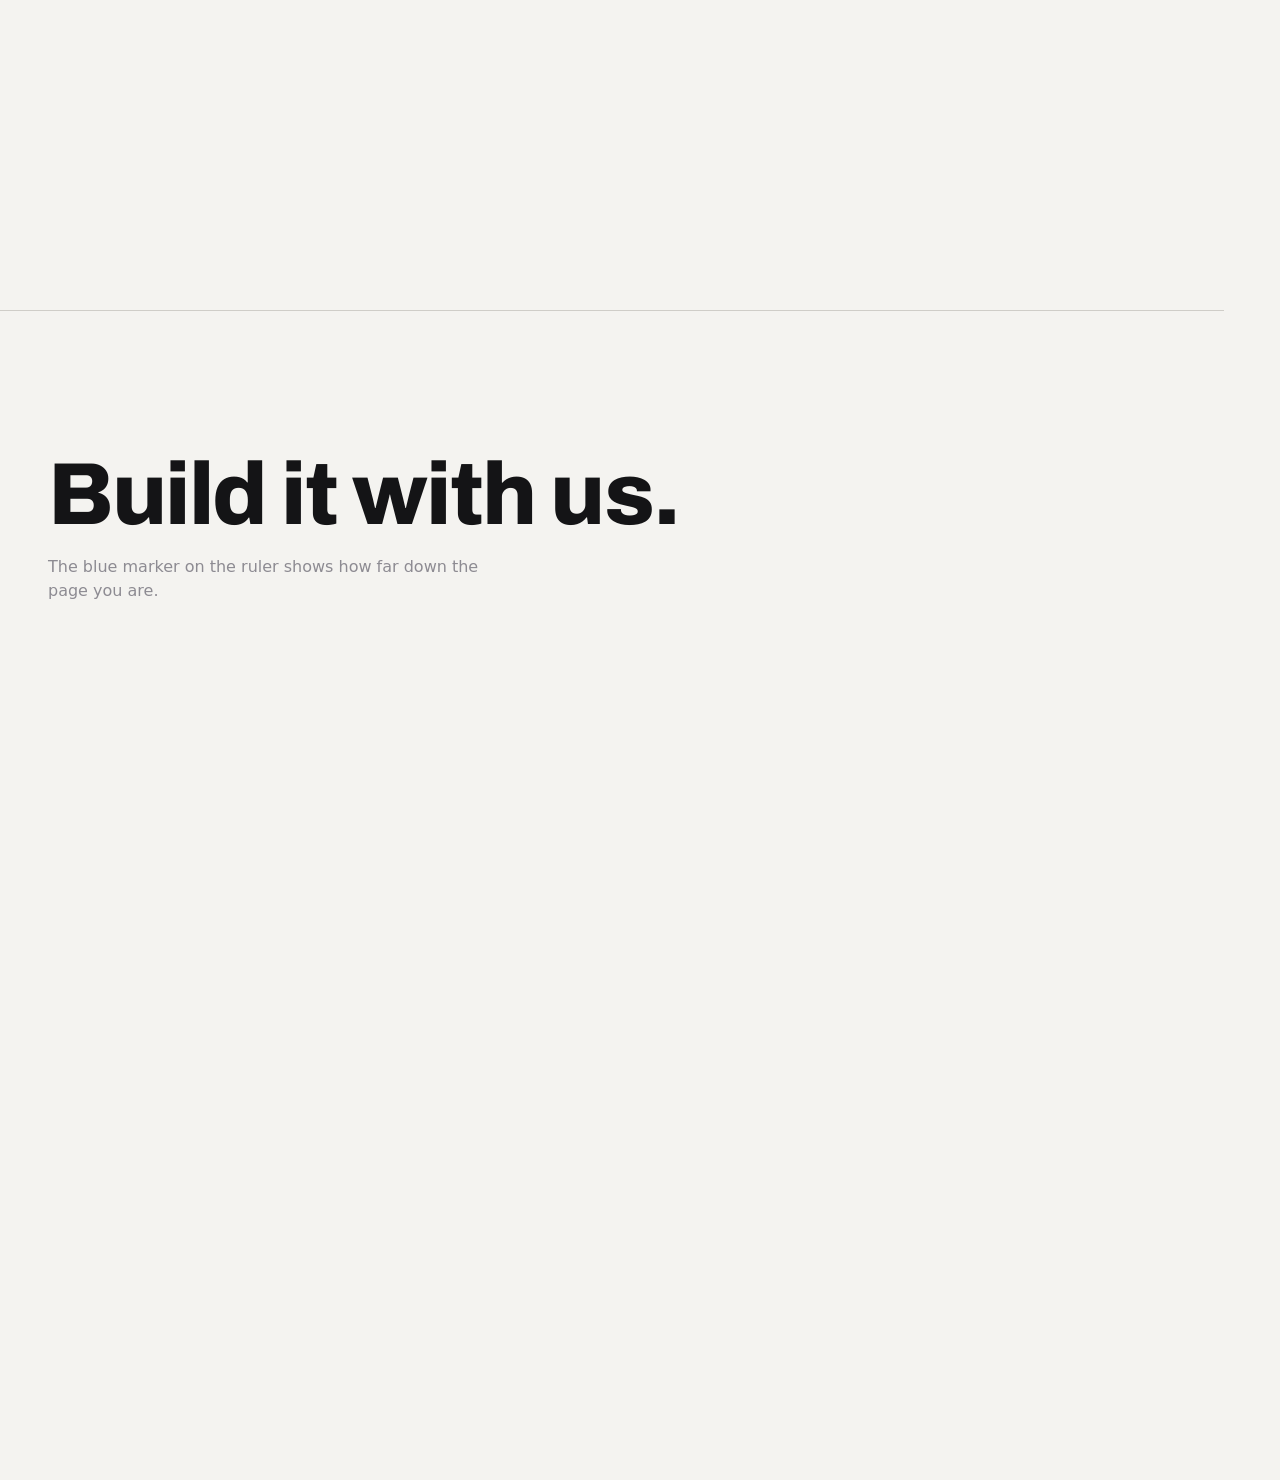
<file: scroll-ruler-nav.html>
<!doctype html>
<html lang="en">
<head>
<meta charset="utf-8">
<meta name="viewport" content="width=device-width, initial-scale=1, viewport-fit=cover">
<title>Scroll Ruler Nav</title>
<link rel="preconnect" href="https://fonts.googleapis.com">
<link rel="preconnect" href="https://fonts.gstatic.com" crossorigin>
<link rel="stylesheet" href="https://fonts.googleapis.com/css2?family=Archivo:wdth,wght@125,500;125,800&family=JetBrains+Mono:wght@500&display=swap">
<style>
  :root {
    --bg: #f4f3f0;
    --fg: #141416;
    --muted: #8d8b92;
    --tick: #cfcdc8;
    --accent: #3d6fe0;
    --ruler-w: 56px;
    --display: "Archivo", "Helvetica Neue", Arial, sans-serif;
    --mono: "JetBrains Mono", ui-monospace, Menlo, monospace;
    --ease: cubic-bezier(.2,.8,.2,1);
  }
  @media (prefers-color-scheme: dark) { :root:not([data-theme="light"]) { --bg:#121214; --fg:#ecebef; --muted:#77757d; --tick:#2c2b30; --accent:#6f97ff; color-scheme: dark } }
  :root[data-theme="dark"] { --bg:#121214; --fg:#ecebef; --muted:#77757d; --tick:#2c2b30; --accent:#6f97ff; color-scheme: dark }

  * { box-sizing: border-box; }
  body {
    margin: 0;
    background: var(--bg);
    color: var(--fg);
    font: 16px/1.5 system-ui, -apple-system, "Helvetica Neue", Arial, sans-serif;
  }
  main { padding-right: var(--ruler-w); }
  section {
    min-height: 130vh;
    padding: 140px 48px 48px;
    border-top: 1px solid var(--tick);
  }
  section h2 {
    font: 800 clamp(36px, 7vw, 88px)/1 var(--display);
    letter-spacing: -.02em; margin: 0 0 16px; text-wrap: balance;
  }
  section p { color: var(--muted); max-width: 46ch; margin: 0; }

  /* Ruler: scale scrolls with the page, marker shows progress */
  .ruler {
    position: fixed; top: 0; right: 0; bottom: 0; width: var(--ruler-w);
    border-left: 1px solid var(--tick); overflow: hidden; z-index: 10;
    background: var(--bg);
  }
  .scale { position: absolute; top: 0; right: 0; width: 100%; will-change: transform; }
  .scale::before {
    content: ""; position: absolute; inset: 0 0 0 auto; width: 10px;
    background: repeating-linear-gradient(to bottom, var(--tick) 0 1px, transparent 1px 12px);
  }
  .mark { position: absolute; right: 0; display: flex; align-items: center; gap: 4px; transform: translateY(-50%); }
  .mark i { display: block; width: 18px; height: 1px; background: var(--muted); }
  .mark b { font: 500 9px/1 var(--mono); color: var(--muted); }
  .marker {
    position: absolute; right: 0; width: 100%; height: 1px; background: var(--accent);
    will-change: transform;
  }
  .marker span {
    position: absolute; right: 2px; top: 4px;
    font: 500 9px/1 var(--mono); color: var(--accent);
  }

  /* Vertical section labels riding along the ruler */
  .vlabel {
    position: fixed; top: 0; right: calc(var(--ruler-w) + 6px); z-index: 9;
    writing-mode: vertical-rl; transform: rotate(180deg);
    font: 800 13px/1 var(--display); letter-spacing: .06em; text-transform: uppercase;
    color: var(--muted); text-decoration: none; white-space: nowrap;
    transition: color .3s;
  }
  .vlabel:hover { color: var(--fg); }
  .vlabel[hidden] { display: none; }
  .vlabel span { display: inline-block; }

  /* Header stack, top right */
  .hud {
    position: fixed; top: calc(20px + env(safe-area-inset-top, 0px)); right: calc(var(--ruler-w) + 20px);
    z-index: 11; text-align: right; pointer-events: none;
  }
  .past { display: flex; flex-direction: column; gap: 2px; }
  .past a {
    font: 800 11px/1.1 var(--display); letter-spacing: .06em; text-transform: uppercase;
    color: var(--muted); text-decoration: none; pointer-events: auto;
  }
  .past a:hover { color: var(--fg); }
  .now {
    font: 800 22px/1.1 var(--display); letter-spacing: .04em; text-transform: uppercase;
    margin-top: 6px; white-space: nowrap; min-height: 1.1em;
  }
  .now span { display: inline-block; }
  .now.landing span { visibility: hidden; }

  /* Upcoming list, bottom right */
  .next {
    position: fixed; bottom: calc(16px + env(safe-area-inset-bottom, 0px)); right: calc(var(--ruler-w) + 20px);
    z-index: 11; display: flex; flex-direction: column; align-items: flex-end; gap: 2px;
  }
  .next a {
    font: 800 10px/1.1 var(--display); letter-spacing: .06em; text-transform: uppercase;
    color: var(--muted); text-decoration: none;
  }
  .next a:hover { color: var(--fg); }

  .fly {
    position: fixed; left: 0; top: 0; z-index: 12; pointer-events: none;
    font: 800 22px/1.1 var(--display); letter-spacing: .04em; text-transform: uppercase;
    color: var(--fg); transform-origin: 50% 50%; will-change: transform;
  }

  a:focus-visible, button:focus-visible { outline: 2px solid var(--accent); outline-offset: 3px; }

  .theme-toggle {
    position: fixed; top: calc(18px + env(safe-area-inset-top, 0px)); left: 16px; z-index: 11;
    font: 600 11px/1 system-ui, sans-serif; letter-spacing: .18em; text-transform: uppercase;
    color: var(--fg); background: var(--bg); border: 1px solid var(--tick);
    padding: 8px 12px; border-radius: 999px; cursor: pointer;
  }
  .theme-toggle:hover { border-color: var(--fg); }

  @media (max-width: 600px) {
    :root { --ruler-w: 40px; }
    section { padding: 120px 16px 32px; }
    .hud { right: calc(var(--ruler-w) + 12px); }
    .now, .fly { font-size: 17px; }
    .next { right: calc(var(--ruler-w) + 12px); }
    .vlabel { font-size: 11px; }
  }
</style>
</head>
<body>
<button class="theme-toggle" id="theme-toggle" type="button">Dark</button>

<nav class="ruler" aria-hidden="true">
  <div class="scale" id="scale"></div>
  <div class="marker" id="marker"><span id="marker-num">000%</span></div>
</nav>
<div id="vlabels"></div>
<nav class="hud" aria-label="Current section">
  <div class="past" id="past"></div>
  <div class="now" id="now" aria-live="polite"></div>
</nav>
<nav class="next" id="next" aria-label="Upcoming sections"></nav>

<main>
  <section id="crafting" data-label="Crafting Apps"><h2>Seven apps. One craft.</h2><p>Scroll slowly and watch the right edge. Each section's name rides up the ruler, then its letters swing into the header.</p></section>
  <section id="lineup" data-label="Lineup"><h2>The lineup</h2><p>The previous header shrinks into the stack above the new one.</p></section>
  <section id="principles" data-label="Principles"><h2>Built the hard way.</h2><p>Upcoming sections are listed small in the bottom right corner.</p></section>
  <section id="get-started" data-label="Get Started"><h2>Build it with us.</h2><p>The blue marker on the ruler shows how far down the page you are.</p></section>
</main>

<script>
  const reduce = matchMedia('(prefers-reduced-motion: reduce)').matches;
  const sections = [...document.querySelectorAll('section[data-label]')];
  const scale = document.getElementById('scale');
  const marker = document.getElementById('marker');
  const markerNum = document.getElementById('marker-num');
  const pastEl = document.getElementById('past');
  const nowEl = document.getElementById('now');
  const nextEl = document.getElementById('next');
  const vWrap = document.getElementById('vlabels');

  const letters = (el, text) => {
    el.textContent = '';
    [...text].forEach(ch => {
      const s = document.createElement('span');
      s.textContent = ch === ' ' ? ' ' : ch;
      el.appendChild(s);
    });
  };
  const link = (s, cls) => {
    const a = document.createElement('a');
    a.href = '#' + s.id; a.textContent = s.dataset.label;
    if (cls) a.className = cls;
    return a;
  };

  // One vertical label per section after the first
  const vlabels = sections.map((s, i) => {
    if (i === 0) return null;
    const a = link(s, 'vlabel');
    letters(a, s.dataset.label);
    a.hidden = true;
    vWrap.appendChild(a);
    return a;
  });

  function buildScale() {
    const docH = document.documentElement.scrollHeight;
    scale.style.height = docH + 'px';
    scale.querySelectorAll('.mark').forEach(m => m.remove());
    for (let p = 0; p <= 100; p += 5) {
      const m = document.createElement('div');
      m.className = 'mark';
      m.style.top = (p / 100 * docH) + 'px';
      m.innerHTML = `<b>${p}</b><i></i>`;
      scale.appendChild(m);
    }
  }

  let active = -1;
  function renderStack(i) {
    pastEl.textContent = '';
    sections.slice(0, i).forEach(s => pastEl.appendChild(link(s)));
    letters(nowEl, sections[i].dataset.label);
    nextEl.textContent = '';
    sections.slice(i + 1).forEach(s => nextEl.appendChild(link(s)));
  }

  function flyIn(i, fromLabel) {
    const starts = [...fromLabel.children].map(c => c.getBoundingClientRect());
    renderStack(i);
    if (reduce) return;
    nowEl.classList.add('landing');
    const ends = [...nowEl.children].map(c => c.getBoundingClientRect());
    const k = parseFloat(getComputedStyle(fromLabel).fontSize) / parseFloat(getComputedStyle(nowEl).fontSize);
    const n = ends.length;
    let done = 0;
    ends.forEach((e, j) => {
      const s = starts[j];
      const f = document.createElement('span');
      f.className = 'fly';
      f.textContent = nowEl.children[j].textContent;
      document.body.appendChild(f);
      const w = e.width, h = e.height;
      const sx = s.left + s.width / 2 - w / 2, sy = s.top + s.height / 2 - h / 2;
      const ex = e.left, ey = e.top;
      const mx = Math.max(sx, ex) + 24, my = sy + (ey - sy) * 0.65;
      const anim = f.animate([
        { transform: `translate(${sx}px, ${sy}px) rotate(-90deg) scale(${k})`, opacity: .6 },
        { transform: `translate(${mx}px, ${my}px) rotate(-40deg) scale(${(1 + k) / 2})`, opacity: 1, offset: .55 },
        { transform: `translate(${ex}px, ${ey}px) rotate(0deg) scale(1)`, opacity: 1 }
      ], { duration: 750, delay: (n - 1 - j) * 45, easing: 'cubic-bezier(.3,.7,.2,1)', fill: 'both' });
      anim.onfinish = () => {
        f.remove();
        if (++done === n) nowEl.classList.remove('landing');
      };
    });
  }

  function setActive(i) {
    if (i === active) return;
    const prev = active;
    active = i;
    if (prev >= 0 && i > prev && vlabels[i] && !vlabels[i].hidden) flyIn(i, vlabels[i]);
    else renderStack(i);
  }

  function update() {
    const vh = innerHeight;
    const docH = document.documentElement.scrollHeight;
    const max = Math.max(1, docH - vh);
    const p = Math.min(1, Math.max(0, scrollY / max));
    scale.style.transform = `translateY(${-scrollY}px)`;
    marker.style.transform = `translateY(${p * (vh - 1)}px)`;
    markerNum.textContent = String(Math.round(p * 100)).padStart(3, '0') + '%';

    let idx = 0;
    sections.forEach((s, i) => { if (s.getBoundingClientRect().top <= vh * 0.4) idx = i; });
    setActive(idx);

    // Place each upcoming label beside the ruler at its section's top edge
    vlabels.forEach((v, i) => {
      if (!v) return;
      const top = sections[i].getBoundingClientRect().top;
      const show = i > idx && top < vh - 20;
      v.hidden = !show;
      if (show) v.style.top = Math.max(vh * 0.4, top + 16) + 'px';
    });
  }

  let ticking = false;
  addEventListener('scroll', () => {
    if (!ticking) { ticking = true; requestAnimationFrame(() => { ticking = false; update(); }); }
  }, { passive: true });
  addEventListener('resize', () => { buildScale(); update(); });

  document.addEventListener('click', e => {
    const a = e.target.closest('a[href^="#"]');
    if (!a) return;
    e.preventDefault();
    document.querySelector(a.hash).scrollIntoView({ behavior: reduce ? 'auto' : 'smooth' });
  });

  buildScale();
  update();
  if (document.fonts) document.fonts.ready.then(() => { buildScale(); update(); });

  const root = document.documentElement;
  const btn = document.getElementById('theme-toggle');
  const isDark = () => root.dataset.theme ? root.dataset.theme === 'dark' : matchMedia('(prefers-color-scheme: dark)').matches;
  const sync = () => { btn.textContent = isDark() ? 'Light' : 'Dark'; btn.setAttribute('aria-label', 'Switch to ' + btn.textContent.toLowerCase() + ' mode'); };
  try { const t = localStorage.getItem('theme'); if (t) root.dataset.theme = t; } catch (e) {}
  sync();
  btn.addEventListener('click', () => {
    root.dataset.theme = isDark() ? 'light' : 'dark';
    try { localStorage.setItem('theme', root.dataset.theme); } catch (e) {}
    sync();
  });
</script>
</body>
</html>
</file>
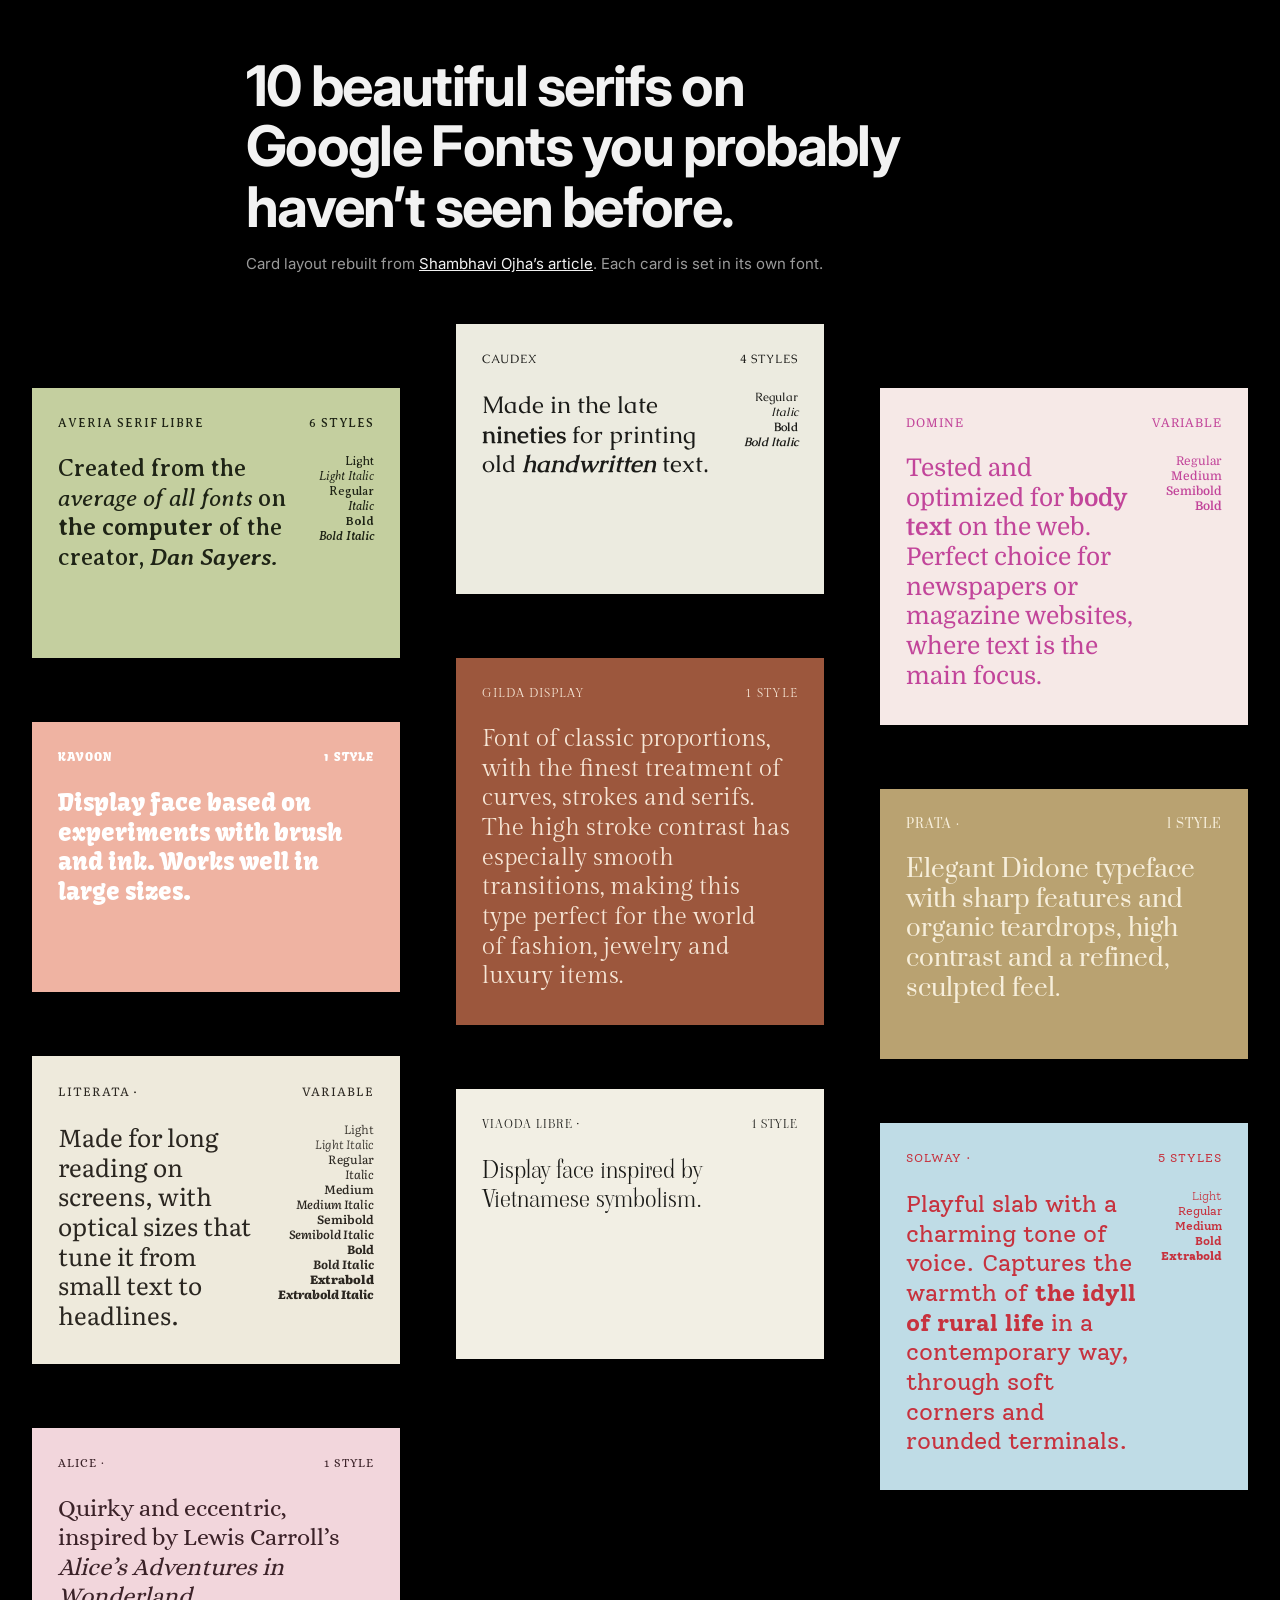
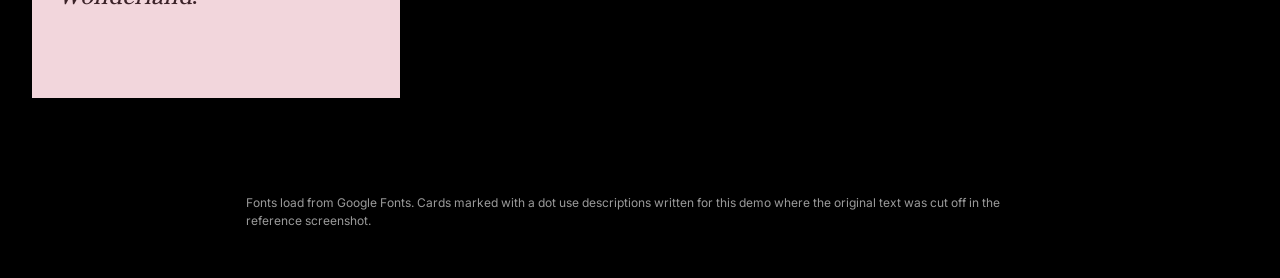
<file: serif-cards.html>
<!doctype html>
<html lang="en">
<head>
<meta charset="utf-8">
<meta name="viewport" content="width=device-width, initial-scale=1">
<title>Ten Quiet Serifs Cards</title>
<link rel="preconnect" href="https://fonts.googleapis.com">
<link rel="preconnect" href="https://fonts.gstatic.com" crossorigin>
<link rel="stylesheet" href="https://fonts.googleapis.com/css2?family=Viaoda+Libre&family=Alice&family=Averia+Serif+Libre:ital,wght@0,300;0,400;0,700;1,300;1,400;1,700&family=Caudex:ital,wght@0,400;0,700;1,400;1,700&family=Domine:wght@400..700&family=Gilda+Display&family=Kavoon&family=Literata:ital,opsz,wght@0,7..72,200..900;1,7..72,200..900&family=Prata&family=Solway:wght@300;400;500;700;800&family=Inter:wght@500;700&display=swap">
<style>
  /* Layout: black wall, three staggered columns of colored specimen cards, one column on phones */
  :root {
    --wall: #000000;
    --head: #f2f2f2;
    --sub: #9a9a9a;
    --ui: "Inter", "Helvetica Neue", Arial, sans-serif;
  }
  * { box-sizing: border-box; }
  html { color-scheme: dark; }
  body { margin: 0; background: var(--wall); color: var(--head); font: 15px/1.5 var(--ui); }

  header { max-width: 820px; margin: 0 auto; padding-inline: 16px; padding-block: 56px 48px; }
  header h1 { font: 700 clamp(32px, 5vw, 56px)/1.08 var(--ui); letter-spacing: -.03em; margin: 0 0 16px; text-wrap: balance; }
  header p { color: var(--sub); margin: 0; }
  header a { color: var(--head); }

  .wall {
    display: grid; grid-template-columns: repeat(3, minmax(0, 1fr)); gap: 0 56px;
    max-width: 1500px; margin: 0 auto; padding-inline: 32px; padding-block: 0 96px;
  }
  .col { display: flex; flex-direction: column; gap: 64px; min-width: 0; }
  .col:nth-child(odd) { padding-top: 64px; }

  .card {
    background: var(--bg); color: var(--fg);
    padding: 26px 26px 34px; min-height: 270px;
    display: flex; flex-direction: column; gap: 22px;
    transition: transform .35s cubic-bezier(.2,.8,.2,1);
  }
  .card:hover { transform: translateY(-4px); }
  .top { display: flex; justify-content: space-between; gap: 12px; font-size: 12px; letter-spacing: .08em; text-transform: uppercase; }
  .body { display: flex; justify-content: space-between; align-items: flex-start; gap: 18px; }
  .body p { margin: 0; font-size: clamp(20px, 1.9vw, 30px); line-height: 1.22; min-width: 0; text-wrap: pretty; }
  .styles { list-style: none; margin: 0; padding: 0; font-size: 12px; line-height: 1.25; text-align: right; flex-shrink: 0; }

  footer { max-width: 820px; margin: 0 auto; padding-inline: 16px; padding-block: 0 48px; color: var(--sub); font-size: 12px; }

  @media (max-width: 900px) {
    .wall { grid-template-columns: minmax(0, 1fr); gap: 24px; padding-inline: 16px; }
    .col { gap: 24px; }
    .col:nth-child(odd) { padding-top: 0; }
  }
  @media (prefers-reduced-motion: reduce) { .card { transition: none; } }
</style>
</head>
<body>
<header>
  <h1>10 beautiful serifs on Google Fonts you probably haven’t seen before.</h1>
  <p>Card layout rebuilt from <a href="https://shambhaviojha.medium.com/10-beautiful-serifs-on-google-fonts-you-probably-havent-seen-before-97a56efa0000">Shambhavi Ojha’s article</a>. Each card is set in its own font.</p>
</header>

<main class="wall" id="wall"></main>

<footer>Fonts load from Google Fonts. Cards marked with a dot use descriptions written for this demo where the original text was cut off in the reference screenshot.</footer>

<script>
  // s = style list: [label, weight, italic]. own = description written here, not from the article
  const STYLES = {
    one: [['1 Style']],
    averia: [['Light',300],['Light Italic',300,1],['Regular',400],['Italic',400,1],['Bold',700],['Bold Italic',700,1]],
    caudex: [['Regular',400],['Italic',400,1],['Bold',700],['Bold Italic',700,1]],
    domine: [['Regular',400],['Medium',500],['Semibold',600],['Bold',700]],
    literata: [['Light',300],['Light Italic',300,1],['Regular',400],['Italic',400,1],['Medium',500],['Medium Italic',500,1],['Semibold',600],['Semibold Italic',600,1],['Bold',700],['Bold Italic',700,1],['Extrabold',800],['Extrabold Italic',800,1]],
    solway: [['Light',300],['Regular',400],['Medium',500],['Bold',700],['Extrabold',800]]
  };
  const CARDS = [
    { f: 'Averia Serif Libre', tag: '6 Styles', bg: '#c4cf9f', fg: '#1f2416', s: STYLES.averia,
      t: 'Created from the <i>average of all fonts</i> on <b>the computer</b> of the creator, <b><i>Dan Sayers.</i></b>' },
    { f: 'Caudex', tag: '4 Styles', bg: '#ecebe0', fg: '#1b1b18', s: STYLES.caudex,
      t: 'Made in the late <b>nineties</b> for printing old <b><i>handwritten</i></b> text.' },
    { f: 'Domine', tag: 'Variable', bg: '#f6e9e7', fg: '#c2459a', s: STYLES.domine,
      t: 'Tested and optimized for <b>body text</b> on the web. Perfect choice for newspapers or magazine websites, where text is the main focus.' },
    { f: 'Kavoon', tag: '1 Style', bg: '#efb3a2', fg: '#ffffff', s: [],
      t: 'Display face based on experiments with brush and ink. Works well in large sizes.' },
    { f: 'Gilda Display', tag: '1 Style', bg: '#9c573d', fg: '#f6e6d6', s: [],
      t: 'Font of classic proportions, with the finest treatment of curves, strokes and serifs. The high stroke contrast has especially smooth transitions, making this type perfect for the world of fashion, jewelry and luxury items.' },
    { f: 'Prata', tag: '1 Style', bg: '#b9a271', fg: '#f7efdc', s: [], own: true,
      t: 'Elegant Didone typeface with sharp features and organic teardrops, high contrast and a refined, sculpted feel.' },
    { f: 'Literata', tag: 'Variable', bg: '#eeeadc', fg: '#2a2620', s: STYLES.literata, own: true,
      t: 'Made for long reading on screens, with optical sizes that tune it from small text to headlines.' },
    { f: 'Viaoda Libre', tag: '1 Style', bg: '#f2efe4', fg: '#1b1b18', s: [], own: true,
      t: 'Display face inspired by Vietnamese symbolism.' },
    { f: 'Solway', tag: '5 Styles', bg: '#bfdce6', fg: '#c7323e', s: STYLES.solway, own: true,
      t: 'Playful slab with a charming tone of voice. Captures the warmth of <b>the idyll of rural life</b> in a contemporary way, through soft corners and rounded terminals.' },
    { f: 'Alice', tag: '1 Style', bg: '#f2d6dc', fg: '#3b2228', s: [], own: true,
      t: 'Quirky and eccentric, inspired by Lewis Carroll’s <i>Alice’s Adventures in Wonderland</i>.' }
  ];

  const wall = document.getElementById('wall');
  const cols = [0, 1, 2].map(() => {
    const c = document.createElement('div'); c.className = 'col'; wall.appendChild(c); return c;
  });
  CARDS.forEach((c, i) => {
    const el = document.createElement('article');
    el.className = 'card';
    el.style.cssText = `--bg:${c.bg};--fg:${c.fg};font-family:"${c.f}", Georgia, serif`;
    const list = c.s.map(([label, w, it]) =>
      `<li style="font-weight:${w};font-style:${it ? 'italic' : 'normal'}">${label}</li>`).join('');
    el.innerHTML = `
      <div class="top"><span>${c.f}${c.own ? ' ·' : ''}</span><span>${c.tag}</span></div>
      <div class="body"><p>${c.t}</p>${list ? `<ul class="styles">${list}</ul>` : ''}</div>`;
    cols[i % 3].appendChild(el);
  });
</script>
</body>
</html>
</file>
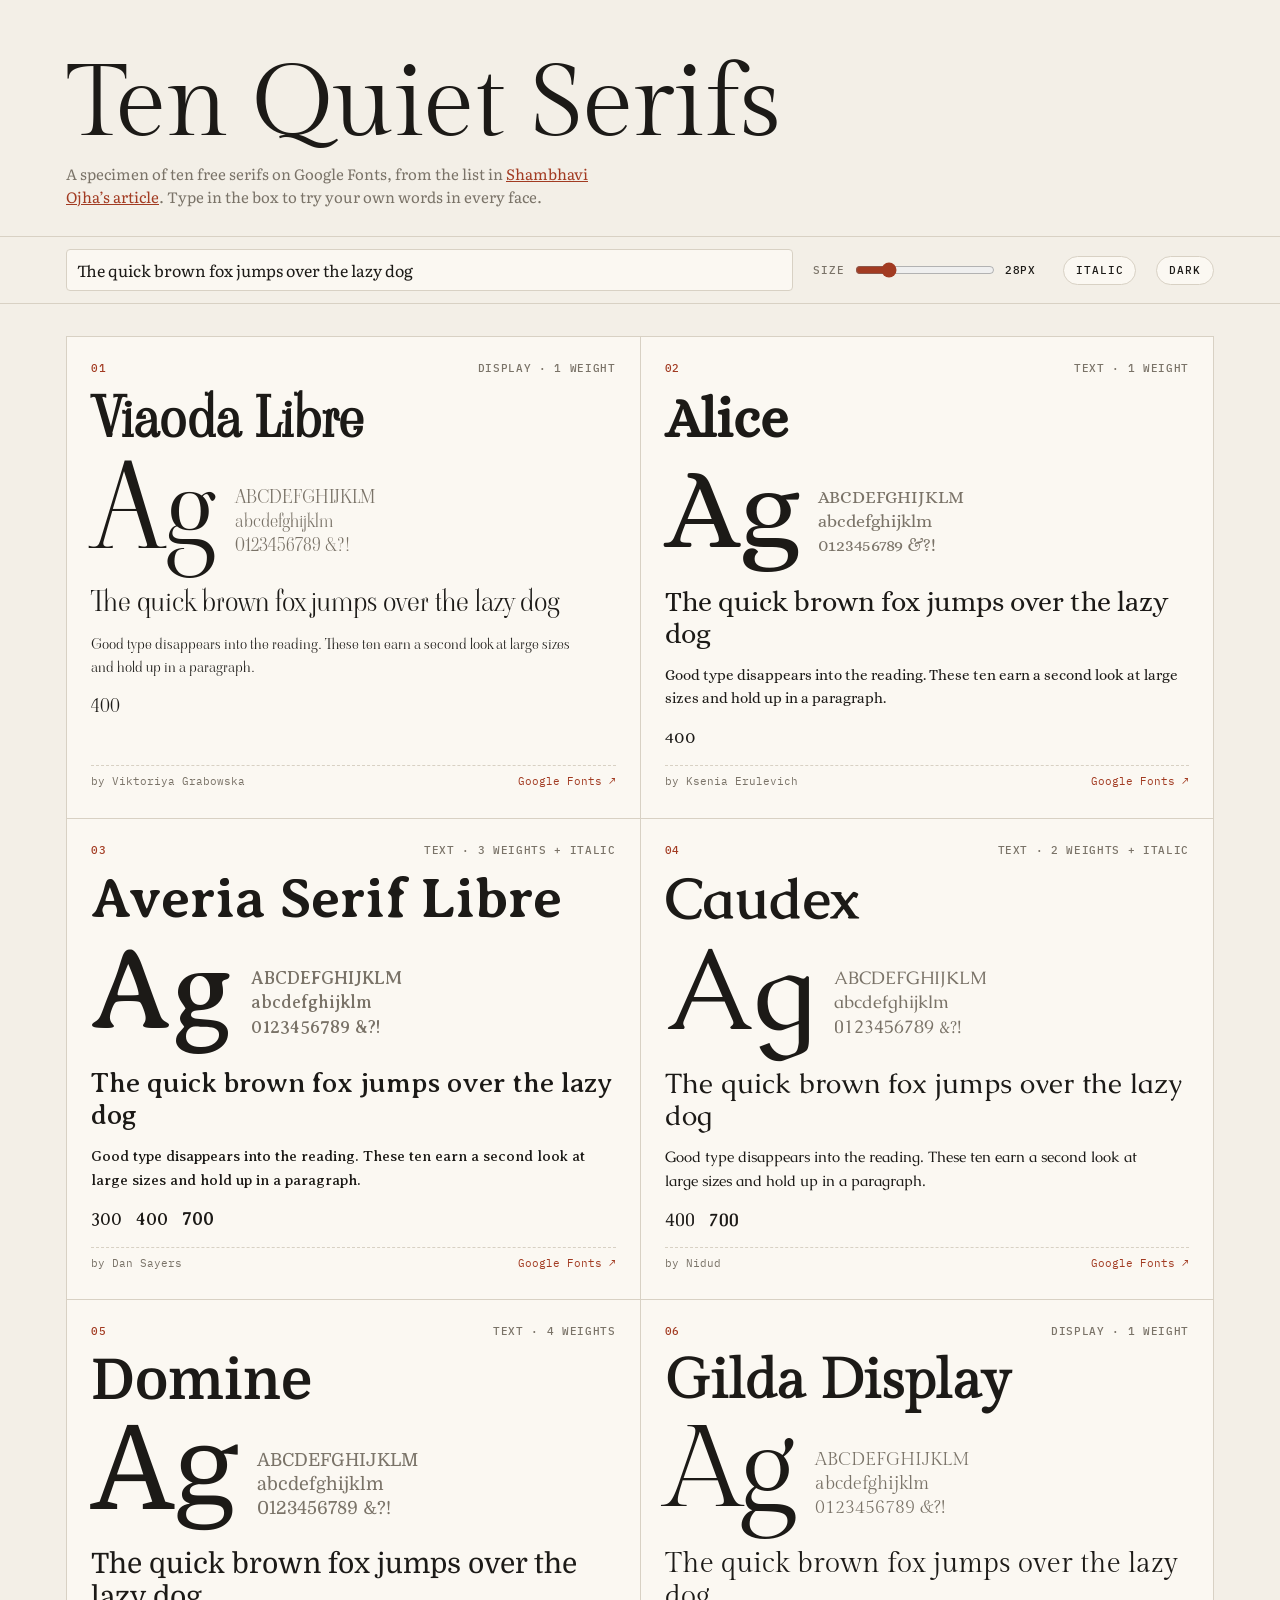
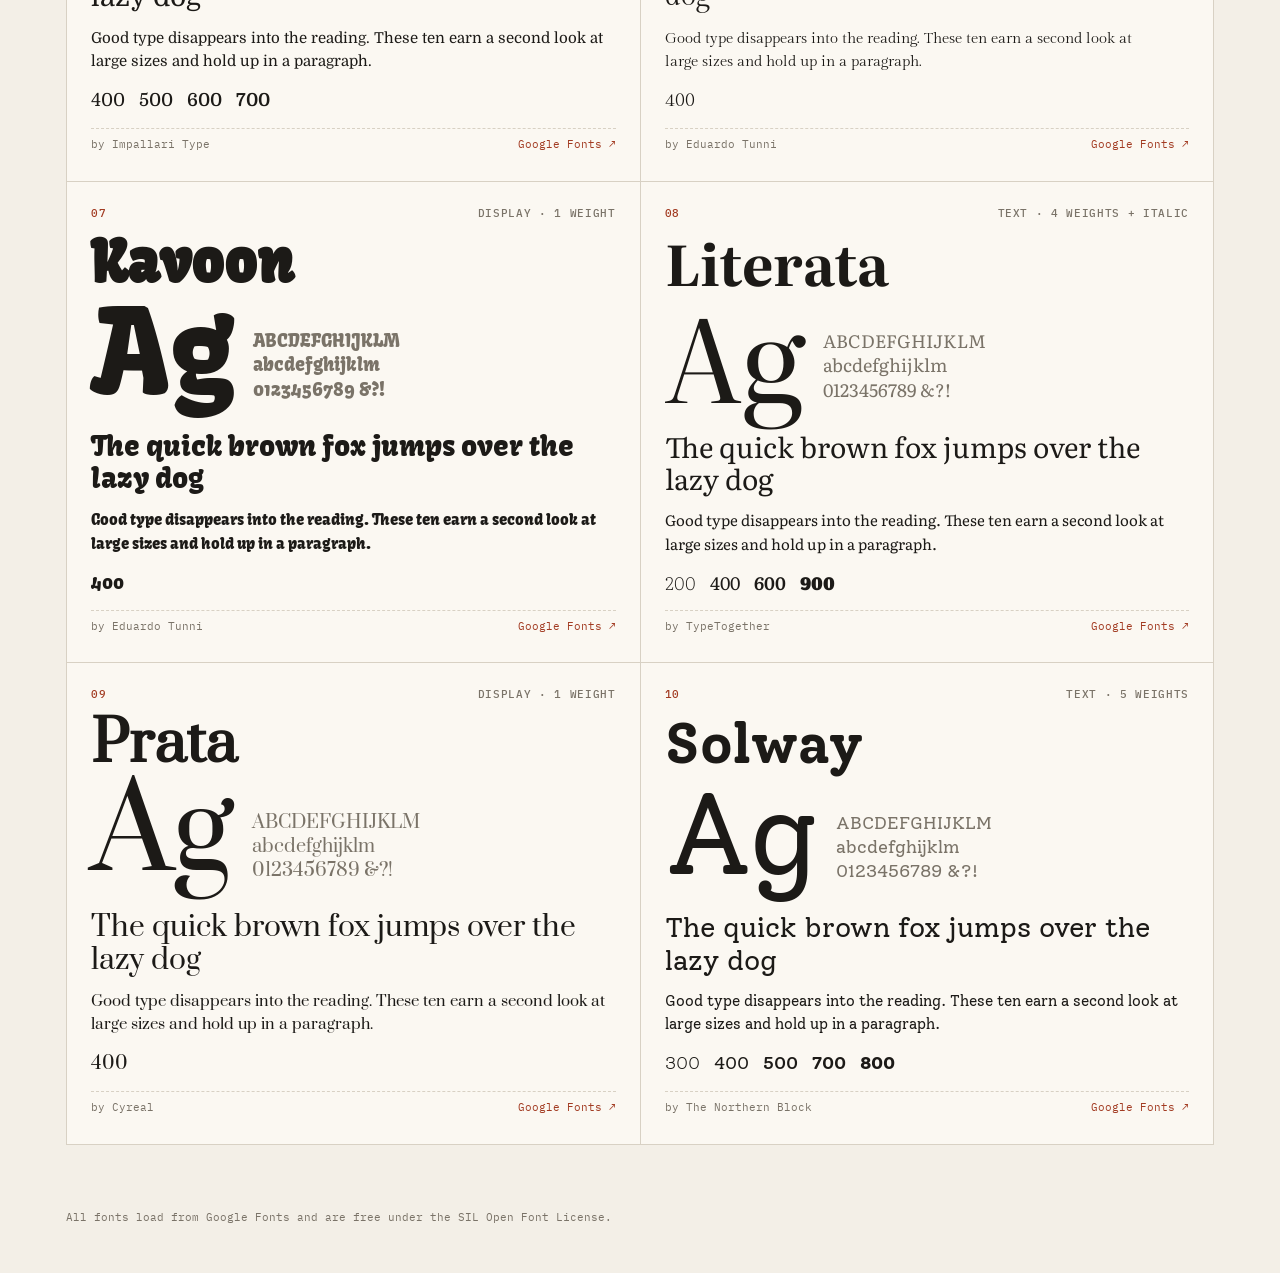
<file: serif-specimens.html>
<!doctype html>
<html lang="en">
<head>
<meta charset="utf-8">
<meta name="viewport" content="width=device-width, initial-scale=1">
<title>Ten Quiet Serifs</title>
<link rel="preconnect" href="https://fonts.googleapis.com">
<link rel="preconnect" href="https://fonts.gstatic.com" crossorigin>
<link rel="stylesheet" href="https://fonts.googleapis.com/css2?family=Viaoda+Libre&family=Alice&family=Averia+Serif+Libre:ital,wght@0,300;0,400;0,700;1,400&family=Caudex:ital,wght@0,400;0,700;1,400&family=Domine:wght@400..700&family=Gilda+Display&family=Kavoon&family=Literata:ital,opsz,wght@0,7..72,200..900;1,7..72,400&family=Prata&family=Solway:wght@300;400;500;700;800&family=IBM+Plex+Mono:wght@400;500&display=swap">
<style>
  /* Layout: sticky tester bar, then a two-column grid of specimen cards. One column on phones. */
  :root {
    --paper: #f3efe7;
    --ink: #1c1a17;
    --muted: #7a7368;
    --rule: #d8d1c4;
    --card: #fbf8f2;
    --accent: #a23b22;
    --mono: "IBM Plex Mono", ui-monospace, Menlo, monospace;
  }
  @media (prefers-color-scheme: dark) { :root:not([data-theme="light"]) { --paper:#171512; --ink:#ede7dc; --muted:#968e81; --rule:#2e2a25; --card:#1f1c18; --accent:#e0805f; color-scheme: dark } }
  :root[data-theme="dark"] { --paper:#171512; --ink:#ede7dc; --muted:#968e81; --rule:#2e2a25; --card:#1f1c18; --accent:#e0805f; color-scheme: dark }

  * { box-sizing: border-box; }
  body { margin: 0; background: var(--paper); color: var(--ink); font: 15px/1.5 "Literata", Georgia, serif; }
  .wrap { max-width: 1180px; margin: 0 auto; padding-inline: 16px; }

  header.top { padding-block: 56px 28px; display: grid; gap: 10px; }
  header.top h1 { font: 400 clamp(44px, 8vw, 104px)/0.95 "Gilda Display", Georgia, serif; margin: 0; letter-spacing: -.01em; text-wrap: balance; }
  header.top p { margin: 0; max-width: 60ch; color: var(--muted); }
  header.top a { color: var(--accent); }

  .tester {
    position: sticky; top: 0; z-index: 5; background: var(--paper);
    border-block: 1px solid var(--rule); padding-block: 12px;
  }
  .tester .wrap { display: flex; flex-wrap: wrap; gap: 12px 20px; align-items: center; }
  .tester label { font: 500 11px/1 var(--mono); text-transform: uppercase; letter-spacing: .08em; color: var(--muted); display: flex; align-items: center; gap: 8px; }
  .tester input[type="text"] {
    flex: 1 1 280px; min-width: 0; font: 16px "Literata", Georgia, serif; color: var(--ink);
    background: var(--card); border: 1px solid var(--rule); border-radius: 4px; padding: 8px 10px;
  }
  .tester input[type="range"] { width: 140px; accent-color: var(--accent); }
  .tester output { font: 500 11px var(--mono); width: 3.5em; color: var(--ink); }
  .tester button {
    font: 500 11px/1 var(--mono); text-transform: uppercase; letter-spacing: .08em;
    color: var(--ink); background: var(--card); border: 1px solid var(--rule); border-radius: 999px;
    padding: 8px 12px; cursor: pointer;
  }
  .tester button[aria-pressed="true"] { border-color: var(--accent); color: var(--accent); }
  input:focus-visible, button:focus-visible, a:focus-visible { outline: 2px solid var(--accent); outline-offset: 2px; }

  .grid { display: grid; grid-template-columns: repeat(2, minmax(0, 1fr)); gap: 1px; background: var(--rule); border: 1px solid var(--rule); margin-block: 32px 64px; }
  .spec { background: var(--card); padding: 24px 24px 28px; display: flex; flex-direction: column; gap: 14px; min-width: 0; }
  .meta { display: flex; justify-content: space-between; gap: 12px; font: 500 11px/1.3 var(--mono); text-transform: uppercase; letter-spacing: .06em; color: var(--muted); }
  .meta .num { color: var(--accent); }
  .name { font-size: clamp(34px, 4.6vw, 56px); line-height: 1; margin: 0; text-wrap: balance; }
  .row { display: flex; align-items: flex-end; gap: 18px; min-width: 0; padding-bottom: 14px; }
  .glyph { font-size: clamp(72px, 9vw, 120px); line-height: .85; flex-shrink: 0; }
  .alpha { font-size: 18px; line-height: 1.35; word-break: break-word; min-width: 0; color: var(--muted); }
  .sample { font-size: var(--size, 28px); line-height: 1.15; margin: 0; word-break: break-word; }
  .para { font-size: 15px; line-height: 1.55; margin: 0; max-width: 60ch; }
  .weights { display: flex; flex-wrap: wrap; gap: 6px 14px; font-size: 18px; }
  .foot { display: flex; justify-content: space-between; gap: 12px; flex-wrap: wrap; font: 11px/1.4 var(--mono); color: var(--muted); margin-top: auto; padding-top: 8px; border-top: 1px dashed var(--rule); }
  .foot a { color: var(--accent); text-decoration: none; }
  .foot a:hover { text-decoration: underline; }

  footer { padding-block: 0 48px; font: 11px/1.5 var(--mono); color: var(--muted); }

  @media (max-width: 760px) {
    .grid { grid-template-columns: minmax(0, 1fr); }
    .spec { padding: 20px 16px 24px; }
  }
</style>
</head>
<body>
<header class="top wrap">
  <h1>Ten Quiet Serifs</h1>
  <p>A specimen of ten free serifs on Google Fonts, from the list in <a href="https://shambhaviojha.medium.com/10-beautiful-serifs-on-google-fonts-you-probably-havent-seen-before-97a56efa0000">Shambhavi Ojha’s article</a>. Type in the box to try your own words in every face.</p>
</header>

<div class="tester">
  <div class="wrap">
    <input type="text" id="text" aria-label="Sample text" value="The quick brown fox jumps over the lazy dog">
    <label for="size">Size <input type="range" id="size" min="16" max="72" value="28"><output id="size-out">28px</output></label>
    <button type="button" id="italic" aria-pressed="false">Italic</button>
    <button type="button" id="theme">Dark</button>
  </div>
</div>

<main class="wrap">
  <div class="grid" id="grid"></div>
</main>

<footer class="wrap">All fonts load from Google Fonts and are free under the SIL Open Font License.</footer>

<script>
  const FONTS = [
    { f: 'Viaoda Libre',       role: 'Display', by: 'Viktoriya Grabowska',  w: [400] },
    { f: 'Alice',              role: 'Text',    by: 'Ksenia Erulevich',     w: [400] },
    { f: 'Averia Serif Libre', role: 'Text',    by: 'Dan Sayers',           w: [300, 400, 700], it: true },
    { f: 'Caudex',             role: 'Text',    by: 'Nidud',                w: [400, 700], it: true },
    { f: 'Domine',             role: 'Text',    by: 'Impallari Type',       w: [400, 500, 600, 700] },
    { f: 'Gilda Display',      role: 'Display', by: 'Eduardo Tunni',        w: [400] },
    { f: 'Kavoon',             role: 'Display', by: 'Eduardo Tunni',        w: [400] },
    { f: 'Literata',           role: 'Text',    by: 'TypeTogether',         w: [200, 400, 600, 900], it: true },
    { f: 'Prata',              role: 'Display', by: 'Cyreal',               w: [400] },
    { f: 'Solway',             role: 'Text',    by: 'The Northern Block',   w: [300, 400, 500, 700, 800] }
  ];
  const PARA = 'Good type disappears into the reading. These ten earn a second look at large sizes and hold up in a paragraph.';

  const grid = document.getElementById('grid');
  FONTS.forEach((x, i) => {
    const fam = `"${x.f}", Georgia, serif`;
    const el = document.createElement('article');
    el.className = 'spec';
    el.style.fontFamily = fam;
    el.innerHTML = `
      <div class="meta"><span class="num">${String(i + 1).padStart(2, '0')}</span><span>${x.role} · ${x.w.length} weight${x.w.length > 1 ? 's' : ''}${x.it ? ' + italic' : ''}</span></div>
      <h2 class="name">${x.f}</h2>
      <div class="row"><span class="glyph" aria-hidden="true">Ag</span><span class="alpha">ABCDEFGHIJKLM<br>abcdefghijklm<br>0123456789 &amp;?!</span></div>
      <p class="sample" data-it="${x.it ? 1 : 0}"></p>
      <p class="para">${PARA}</p>
      <div class="weights">${x.w.map(w => `<span style="font-weight:${w}">${w}</span>`).join('')}</div>
      <div class="foot"><span>by ${x.by}</span><a href="https://fonts.google.com/specimen/${x.f.replace(/ /g, '+')}">Google Fonts ↗</a></div>`;
    grid.appendChild(el);
  });

  const text = document.getElementById('text');
  const size = document.getElementById('size');
  const sizeOut = document.getElementById('size-out');
  const italic = document.getElementById('italic');
  const samples = [...document.querySelectorAll('.sample')];
  const sync = () => {
    samples.forEach(s => {
      s.textContent = text.value || ' ';
      s.style.fontStyle = italic.getAttribute('aria-pressed') === 'true' && s.dataset.it === '1' ? 'italic' : 'normal';
    });
    document.documentElement.style.setProperty('--size', size.value + 'px');
    sizeOut.textContent = size.value + 'px';
  };
  text.addEventListener('input', sync);
  size.addEventListener('input', sync);
  italic.addEventListener('click', () => { italic.setAttribute('aria-pressed', italic.getAttribute('aria-pressed') !== 'true'); sync(); });
  sync();

  const root = document.documentElement;
  const btn = document.getElementById('theme');
  const isDark = () => root.dataset.theme ? root.dataset.theme === 'dark' : matchMedia('(prefers-color-scheme: dark)').matches;
  const syncTheme = () => { btn.textContent = isDark() ? 'Light' : 'Dark'; };
  try { const t = localStorage.getItem('theme'); if (t) root.dataset.theme = t; } catch (e) {}
  syncTheme();
  btn.addEventListener('click', () => {
    root.dataset.theme = isDark() ? 'light' : 'dark';
    try { localStorage.setItem('theme', root.dataset.theme); } catch (e) {}
    syncTheme();
  });
</script>
</body>
</html>
</file>
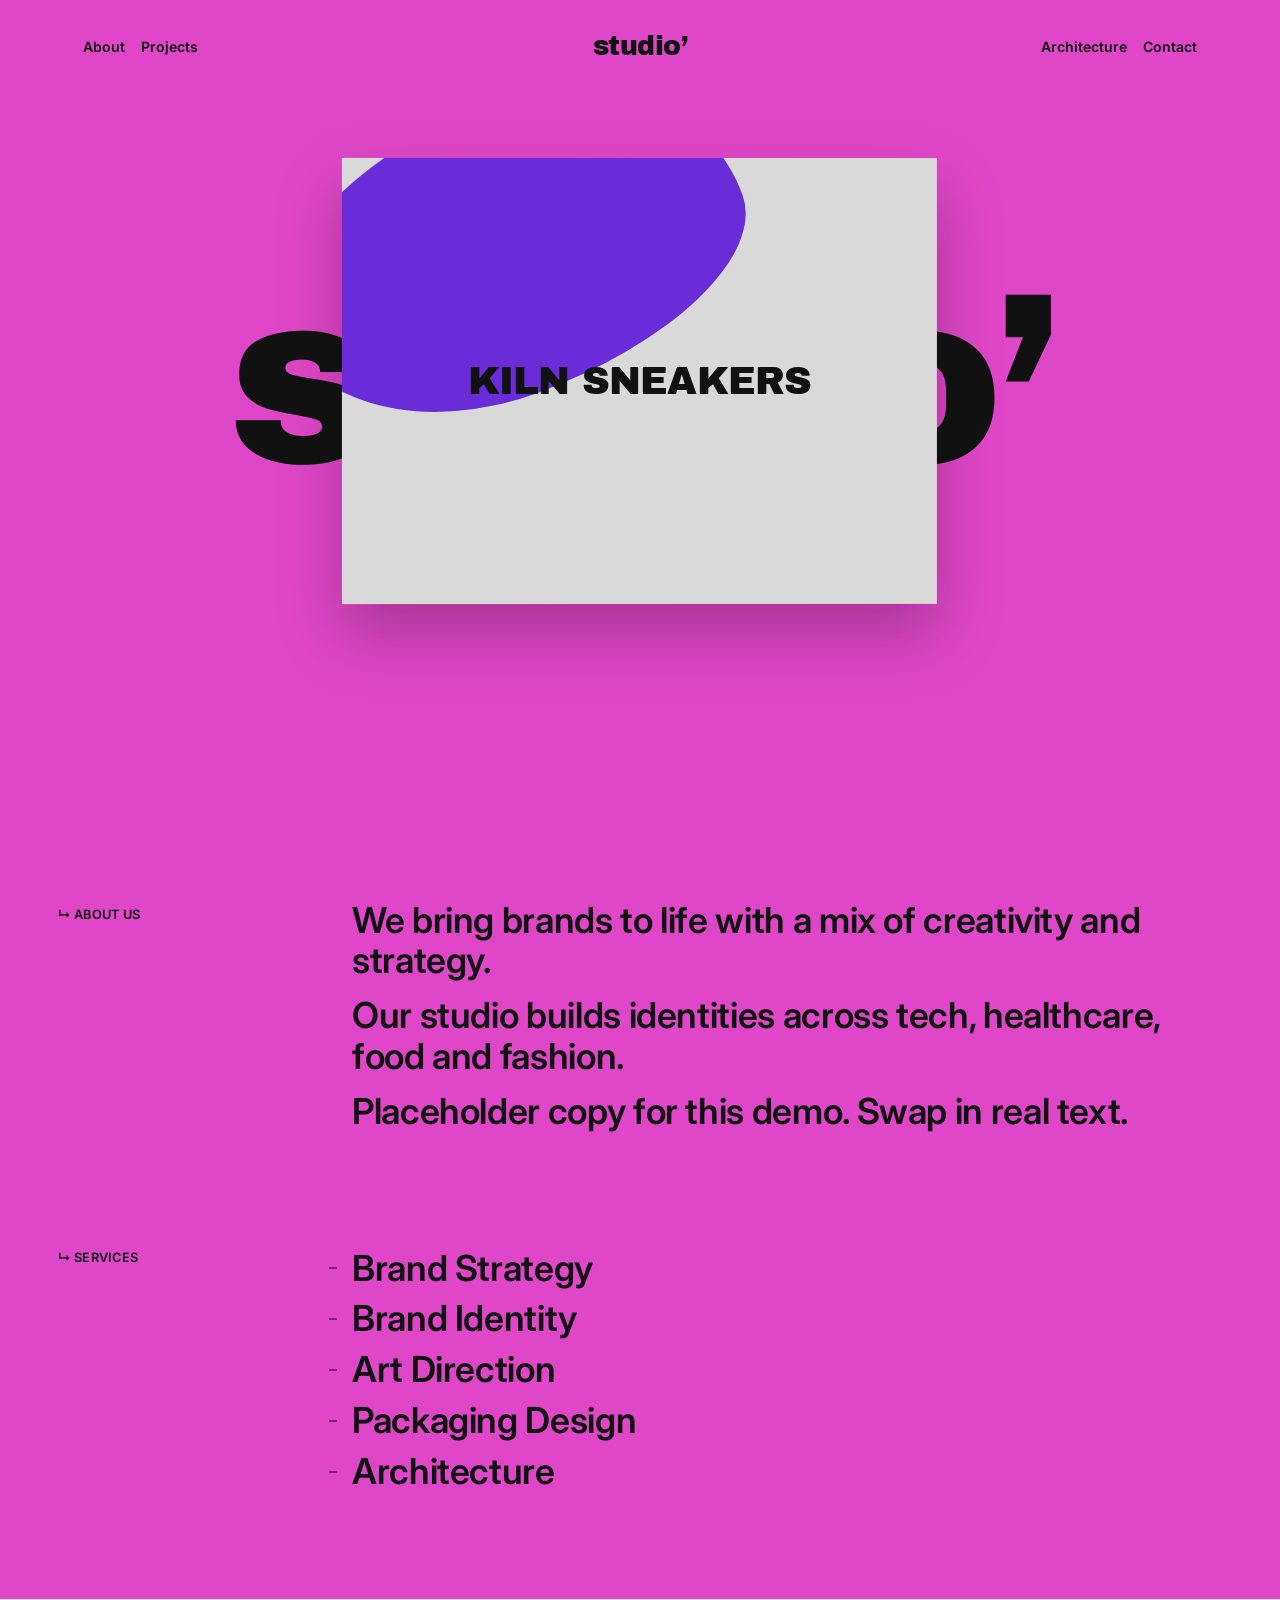
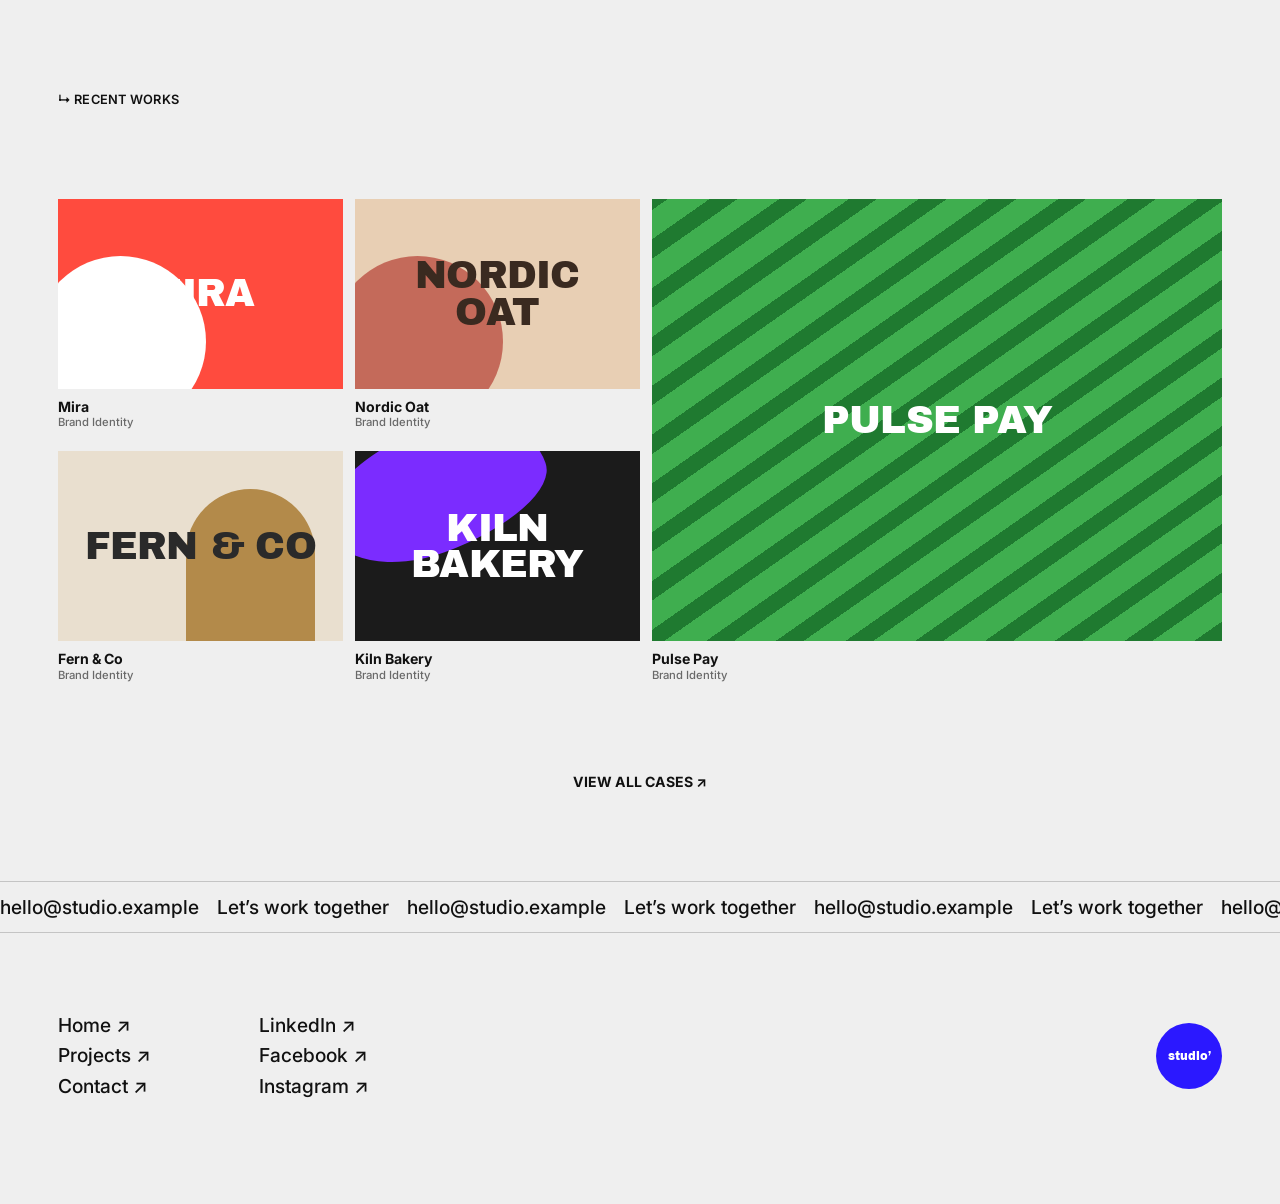
<file: studio-home-spin.html>
<!doctype html>
<html lang="en">
<head>
<meta charset="utf-8">
<meta name="viewport" content="width=device-width, initial-scale=1">
<title>Studio Home Spin</title>
<link rel="preconnect" href="https://fonts.googleapis.com">
<link rel="preconnect" href="https://fonts.gstatic.com" crossorigin>
<link rel="stylesheet" href="https://fonts.googleapis.com/css2?family=Inter:wght@500;600;700&family=Archivo+Black&display=swap">
<style>
  /* Layout: header, giant wordmark with spinning card, about + services on the live color, works grid, marquee, footer */
  :root {
    --live: #e046c8;
    --paper: #efefef;
    --ink: #111111;
    --active: #2b18ff;
    --line: rgba(0,0,0,.18);
    --ui: "Inter", "Helvetica Neue", Arial, sans-serif;
    --mark: "Archivo Black", "Arial Black", sans-serif;
    --ease: cubic-bezier(.2,.8,.2,1);
  }
  * { box-sizing: border-box; }
  html { color-scheme: light; }
  body { margin: 0; background: var(--paper); color: var(--ink); font: 500 14px/1.4 var(--ui); }
  a { color: inherit; text-decoration: none; }
  a:focus-visible, button:focus-visible { outline: 2px solid var(--active); outline-offset: 3px; }

  .live { background: var(--live); transition: background-color .5s var(--ease); }

  header {
    display: grid; grid-template-columns: 1fr auto 1fr; align-items: center;
    padding: 2.6vw 6.5vw; font-size: max(12px, 1.1vw); font-weight: 600;
  }
  header nav { display: flex; gap: max(12px, 1.2vw); }
  header nav:last-child { justify-content: flex-end; }
  .mark { font: max(18px, 2.1vw)/1 var(--mark); letter-spacing: -.02em; }

  /* Hero */
  .hero {
    display: grid; grid-template: 35vw / minmax(0, 1fr); place-items: center;
    padding-top: 5vw; height: 63vw; overflow: hidden;
  }
  .word {
    grid-area: 1 / 1; font: 19vw/0.85 var(--mark); letter-spacing: -.04em;
    margin: 0; user-select: none;
  }
  .stage {
    grid-area: 1 / 1; display: grid; place-items: center;
    perspective: 1100px; pointer-events: none;
  }
  .spin {
    width: 46.5vw; aspect-ratio: 4 / 3;
    transform-style: preserve-3d; will-change: transform;
  }
  .art {
    position: absolute; inset: 0; overflow: hidden; display: grid; place-items: center;
    backface-visibility: hidden; box-shadow: 0 30px 60px rgba(0,0,0,.25);
  }
  .art b { position: relative; font: clamp(18px, 3vw, 40px)/0.95 var(--mark); text-transform: uppercase; letter-spacing: -.02em; text-align: center; padding: 0 16px; }
  .art i { position: absolute; display: block; }

  /* About + services */
  .about { display: grid; grid-template-columns: 23vw minmax(0, 1fr); row-gap: 7.5vw; padding: 0 5vw 8vw 4.5vw; }
  .label { font-size: max(10px, 1vw); font-weight: 600; text-transform: uppercase; letter-spacing: .02em; padding-top: .5vw; }
  .about p { font-size: max(18px, 2.8vw); font-weight: 600; line-height: 1.12; letter-spacing: -.01em; margin: 0 0 1.2vw; }
  .services { list-style: none; margin: 0; padding: 0; }
  .services li { font-size: max(18px, 2.8vw); font-weight: 600; line-height: 1.42; letter-spacing: -.01em; display: flex; align-items: center; gap: 1.2vw; margin-left: calc(-1.2vw - 8px); }
  .services li::before { content: ""; width: 8px; height: 2px; background: currentColor; opacity: .5; }

  /* Works grid */
  .works { padding: 7vw 4.5vw 7vw; }
  .grid { display: grid; grid-template-columns: repeat(2, minmax(0, 1fr)) minmax(0, 2fr); gap: 1.7vw .9vw; margin-top: 7vw; }
  .tile { display: flex; flex-direction: column; gap: .7vw; }
  .tile .art { position: relative; aspect-ratio: 3 / 2; box-shadow: none; transition: transform .4s var(--ease); }
  .tile:hover .art { transform: scale(1.02); }
  .tile.big { grid-column: 3; grid-row: 1 / span 2; }
  .tile.big .art { aspect-ratio: auto; flex: 1; }
  .tile small { font-size: max(10px, 1.1vw); font-weight: 700; line-height: 1.25; }
  .tile small span { display: block; font-size: .8em; font-weight: 500; opacity: .6; }
  .all { display: block; text-align: center; font-size: max(10px, 1.1vw); font-weight: 700; text-transform: uppercase; margin-top: 7vw; }

  .marquee { border-block: 1px solid var(--line); overflow: hidden; white-space: nowrap; padding: .9vw 0; font-size: max(12px, 1.5vw); }
  .marquee div { display: inline-block; animation: slide 30s linear infinite; }
  .marquee span { padding-right: 18px; }
  @keyframes slide { to { transform: translateX(-50%); } }

  footer { display: flex; justify-content: space-between; align-items: center; padding: 6vw 4.5vw 8vw; font-size: max(12px, 1.5vw); }
  footer .cols { display: flex; gap: 8.5vw; }
  footer .cols div { display: flex; flex-direction: column; line-height: 1.6; }
  .badge { width: max(44px, 5.2vw); height: max(44px, 5.2vw); border-radius: 50%; background: var(--active); color: #fff; display: grid; place-items: center; font: max(9px, .9vw) var(--mark); }

  @media (max-width: 700px) {
    header { padding: 14px 16px; gap: 12px; }
    header nav:last-child a:first-child { display: none; }
    .hero { height: auto; padding-block: 6vw 12vw; }
    .about { grid-template-columns: minmax(0, 1fr); row-gap: 16px; padding: 32px 16px 56px; }
    .services li { margin-left: 0; }
    .works { padding: 40px 16px 32px; }
    .grid { grid-template-columns: repeat(2, minmax(0, 1fr)); }
    .tile.big { grid-column: 1 / -1; grid-row: auto; }
    .tile.big .art { aspect-ratio: 4 / 3; }
    footer { padding: 32px 16px 40px; }
    footer .cols { gap: 24px; }
  }
  @media (prefers-reduced-motion: reduce) {
    .live, .marquee div { transition: none; animation: none; }
  }
</style>
</head>
<body>
<div class="live" id="live">
  <header>
    <nav><a href="#">About</a><a href="#">Projects</a></nav>
    <a class="mark" href="#">studio’</a>
    <nav><a href="#">Architecture</a><a href="#">Contact</a></nav>
  </header>

  <section class="hero" aria-label="Featured work">
    <h1 class="word">studio’</h1>
    <div class="stage"><div class="spin" id="spin"><div class="art" id="art"></div></div></div>
  </section>

  <section class="about">
    <span class="label">↳ About us</span>
    <div>
      <p>We bring brands to life with a mix of creativity and strategy.</p>
      <p>Our studio builds identities across tech, healthcare, food and fashion.</p>
      <p>Placeholder copy for this demo. Swap in real text.</p>
    </div>
    <span class="label">↳ Services</span>
    <ul class="services">
      <li>Brand Strategy</li><li>Brand Identity</li><li>Art Direction</li><li>Packaging Design</li><li>Architecture</li>
    </ul>
  </section>
</div>

<section class="works">
  <span class="label">↳ Recent works</span>
  <div class="grid" id="grid"></div>
  <a class="all" href="studio-projects-hover.html">View all cases ↗</a>
</section>

<div class="marquee" aria-hidden="true"><div id="marquee"></div></div>
<footer>
  <div class="cols">
    <div><a href="#">Home ↗</a><a href="studio-projects-hover.html">Projects ↗</a><a href="#">Contact ↗</a></div>
    <div><a href="#">LinkedIn ↗</a><a href="#">Facebook ↗</a><a href="#">Instagram ↗</a></div>
  </div>
  <div class="badge">studio’</div>
</footer>

<script>
  // Placeholder work. live = page color while this card shows
  const WORK = [
    { n: 'Kiln Sneakers', live: '#e046c8', art: ['#d9d9d9', '#6a2bd9', '#111111'], s: 'blob',    cat: 'Brand Identity' },
    { n: 'Glasshouse',    live: '#6b6870', art: ['#2c3a3a', '#8fb3b0', '#ffffff'], s: 'stripes', cat: 'Architecture' },
    { n: 'Bloom',         live: '#f5ef4a', art: ['#5a63f0', '#e3c84a', '#ffffff'], s: 'arch',    cat: 'Illustration' },
    { n: 'Northside Lofts', live: '#2c4583', art: ['#3b4c3c', '#c9a56b', '#ffffff'], s: 'circle', cat: 'Architecture' },
    { n: 'Pulse Golf',    live: '#b4f02a', art: ['#2a2a2a', '#b4f02a', '#ffffff'], s: 'circle',  cat: 'Brand Identity' },
    { n: 'Tidal',         live: '#14d0de', art: ['#f2f2f2', '#14a0de', '#111111'], s: 'stripes', cat: 'Logotype' }
  ];
  const TILES = [
    { n: 'Mira',        cat: 'Brand Identity', art: ['#ff4b3e', '#ffffff', '#ffffff'], s: 'circle' },
    { n: 'Nordic Oat',  cat: 'Brand Identity', art: ['#e8cfb4', '#c46a5a', '#3a2a20'], s: 'circle' },
    { n: 'Pulse Pay',   cat: 'Brand Identity', art: ['#3fae4f', '#1f7a30', '#ffffff'], s: 'stripes', big: true },
    { n: 'Fern & Co',   cat: 'Brand Identity', art: ['#e9dfcf', '#b38a4a', '#2a2a2a'], s: 'arch' },
    { n: 'Kiln Bakery', cat: 'Brand Identity', art: ['#1b1b1b', '#7b2cff', '#ffffff'], s: 'blob' }
  ];

  function paint(el, p) {
    const [bg, shape, text] = p.art;
    el.style.background = bg; el.style.color = text;
    const shapes = {
      circle: `<i style="width:60%;aspect-ratio:1;border-radius:50%;background:${shape};left:-8%;bottom:-20%"></i>`,
      arch: `<i style="width:45%;height:80%;border-radius:999px 999px 0 0;background:${shape};right:10%;bottom:0"></i>`,
      stripes: `<i style="inset:0;background:repeating-linear-gradient(-35deg, ${shape} 0 16px, transparent 16px 40px)"></i>`,
      blob: `<i style="width:80%;height:65%;border-radius:60% 40% 55% 45%/50% 60% 40% 50%;background:${shape};left:-12%;top:-12%;transform:rotate(-20deg)"></i>`
    };
    el.innerHTML = shapes[p.s] + `<b>${p.n}</b>`;
  }

  // Hero: spin the card on its Y axis, swap art and page color when edge-on
  const live = document.getElementById('live');
  const spin = document.getElementById('spin');
  const art = document.getElementById('art');
  const reduce = matchMedia('(prefers-reduced-motion: reduce)').matches;
  let i = 0;
  function show(k) {
    paint(art, WORK[k]);
    live.style.setProperty('--live', WORK[k].live);
  }
  async function cycle() {
    show(i);
    while (true) {
      await new Promise(r => setTimeout(r, reduce ? 3000 : 1600));
      i = (i + 1) % WORK.length;
      if (reduce) { show(i); continue; }
      await spin.animate([{ transform: 'rotateY(0deg)' }, { transform: 'rotateY(90deg)' }],
        { duration: 450, easing: 'cubic-bezier(.5,0,.9,.4)', fill: 'forwards' }).finished;
      show(i);
      await spin.animate([{ transform: 'rotateY(-90deg)' }, { transform: 'rotateY(0deg)' }],
        { duration: 650, easing: 'cubic-bezier(.1,.6,.3,1)', fill: 'forwards' }).finished;
    }
  }

  const grid = document.getElementById('grid');
  TILES.forEach(t => {
    const a = document.createElement('a');
    a.href = '#'; a.className = 'tile' + (t.big ? ' big' : '');
    a.innerHTML = `<div class="art"></div><small>${t.n}<span>${t.cat}</span></small>`;
    paint(a.querySelector('.art'), t);
    grid.appendChild(a);
  });

  document.getElementById('marquee').innerHTML =
    Array(16).fill('<span>hello@studio.example</span><span>Let’s work together</span>').join('');

  cycle();
</script>
</body>
</html>
</file>
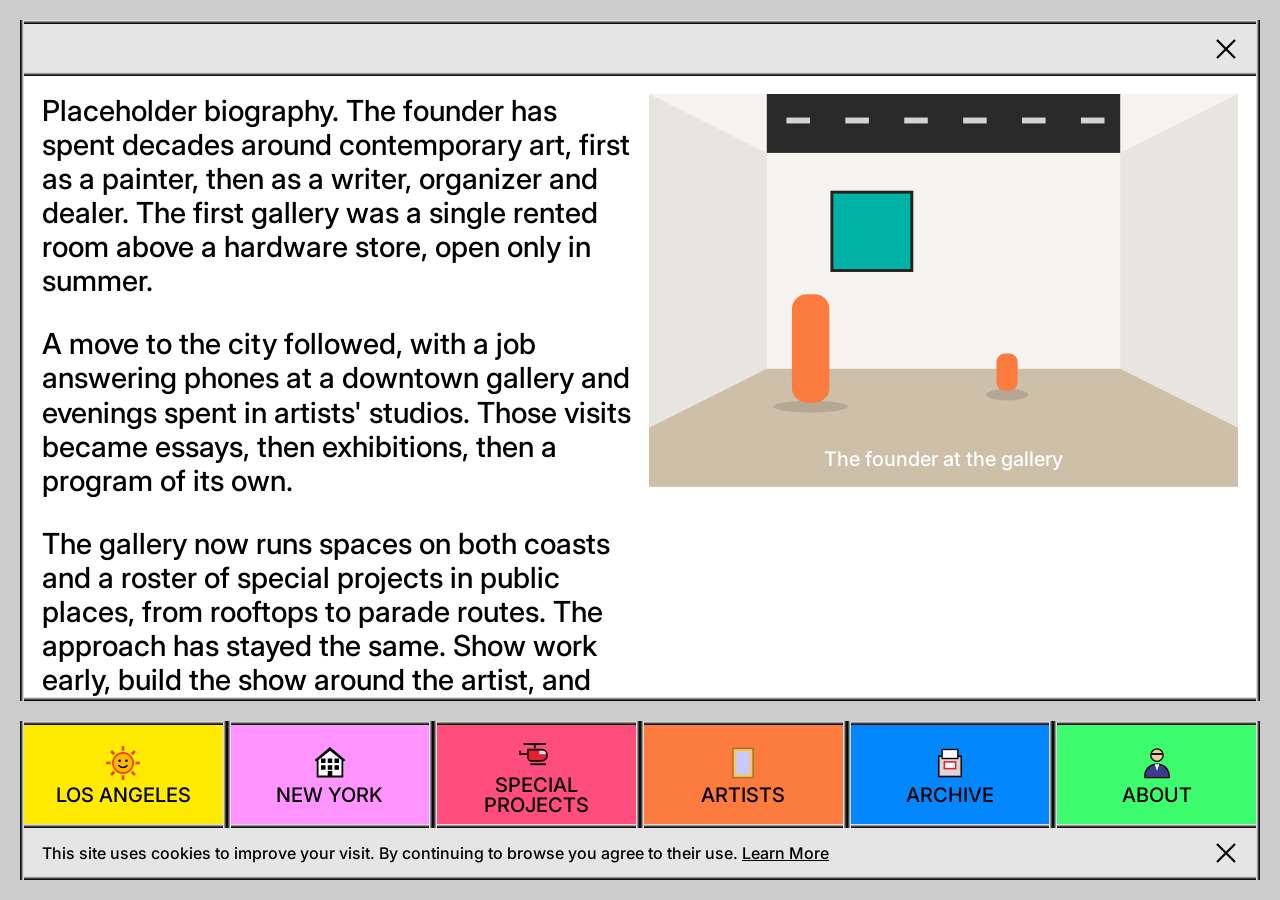
<file: deitch/about.html>
<!doctype html>
<html lang="en">
<head>
<meta charset="utf-8">
<meta name="viewport" content="width=device-width, initial-scale=1">
<title>About</title>
<link rel="preconnect" href="https://fonts.googleapis.com">
<link rel="preconnect" href="https://fonts.gstatic.com" crossorigin>
<link rel="stylesheet" href="https://fonts.googleapis.com/css2?family=Inter:wght@500&display=swap">
<link rel="stylesheet" href="style.css">
</head>
<body>
<div class="window border">
  <div class="bar border"><span></span><a class="close" href="index.html" data-close></a></div>
  <main>
    <div class="about">
      <div class="copy">
        <p>Placeholder biography. The founder has spent decades around contemporary art, first as a painter, then as a writer, organizer and dealer. The first gallery was a single rented room above a hardware store, open only in summer.</p>
        <p>A move to the city followed, with a job answering phones at a downtown gallery and evenings spent in artists' studios. Those visits became essays, then exhibitions, then a program of its own.</p>
        <p>The gallery now runs spaces on both coasts and a roster of special projects in public places, from rooftops to parade routes. The approach has stayed the same. Show work early, build the show around the artist, and keep the door open.</p>
        <p>This paragraph is filler to show how a long text column scrolls inside the window while the photo stays pinned beside it. Replace it with real copy.</p>
      </div>
      <figure id="photo"><figcaption>The founder at the gallery</figcaption></figure>
      <div class="facts border">
        <section><h2>Los Angeles</h2><p>925 N. Palm Drive<br>7000 Sunset Blvd.<br>Tue–Sat, 10–6</p></section>
        <section><h2>New York</h2><p>18 Wooster Street<br>76 Grand Street<br>Tue–Sat, 11–6</p></section>
        <section><h2>Contact</h2><p>info@example.com<br>+1 000 000 0000</p></section>
      </div>
    </div>
  </main>
</div>
<script src="site.js"></script>
<script>renderAbout();</script>
</body>
</html>
</file>
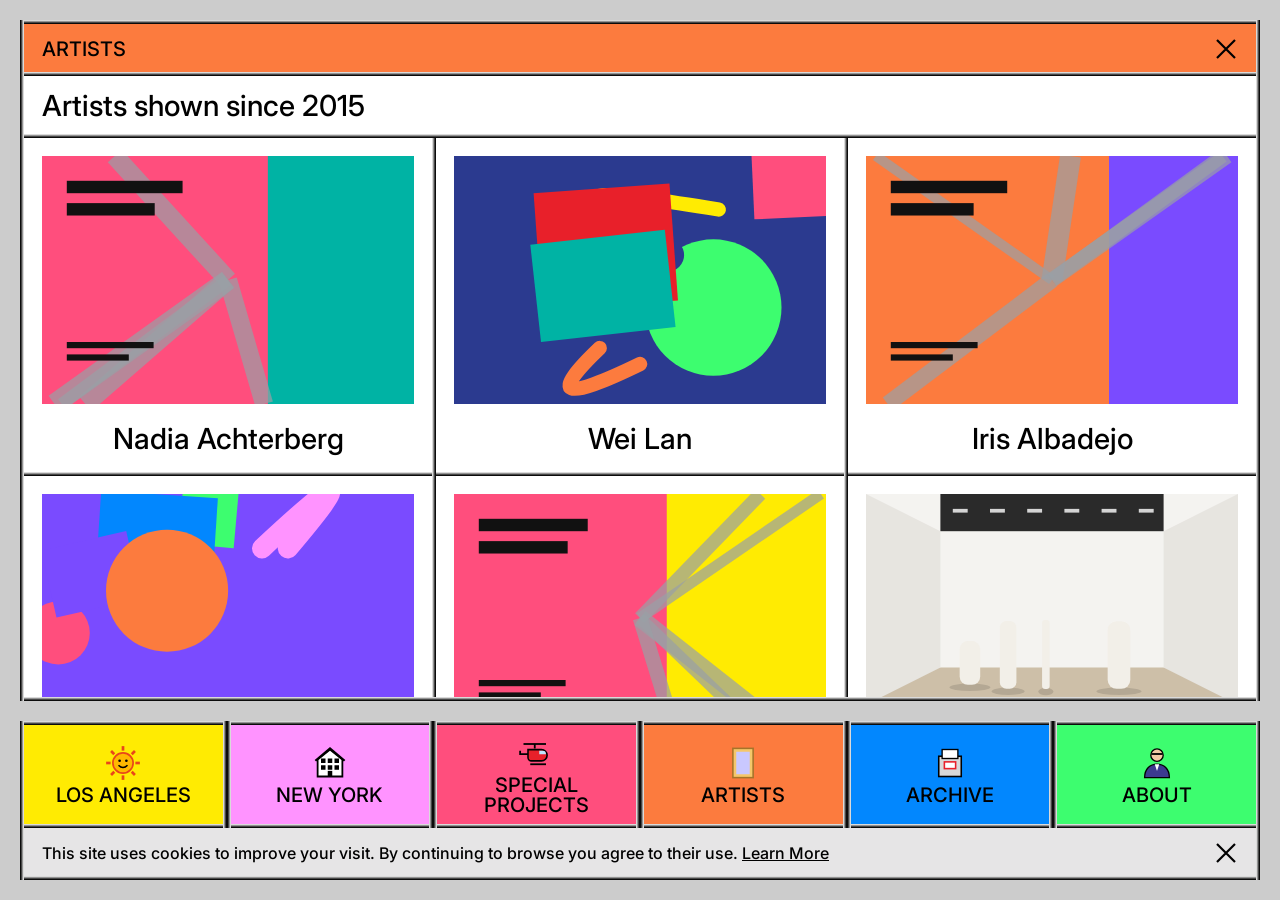
<file: deitch/artists.html>
<!doctype html>
<html lang="en">
<head>
<meta charset="utf-8">
<meta name="viewport" content="width=device-width, initial-scale=1">
<title>Artists</title>
<link rel="preconnect" href="https://fonts.googleapis.com">
<link rel="preconnect" href="https://fonts.gstatic.com" crossorigin>
<link rel="stylesheet" href="https://fonts.googleapis.com/css2?family=Inter:wght@500&display=swap">
<link rel="stylesheet" href="style.css">
</head>
<body style="--color:#FC7B3E">
<div class="window border">
  <div class="bar border"><ul class="crumbs"><li>Artists</li></ul><a class="close" href="index.html" data-close></a></div>
  <main>
    <div class="sub border"><p>Artists shown since 2015</p></div>
    <ul class="grid" id="grid"></ul>
  </main>
</div>
<script src="site.js"></script>
<script>renderArtists();</script>
</body>
</html>
</file>
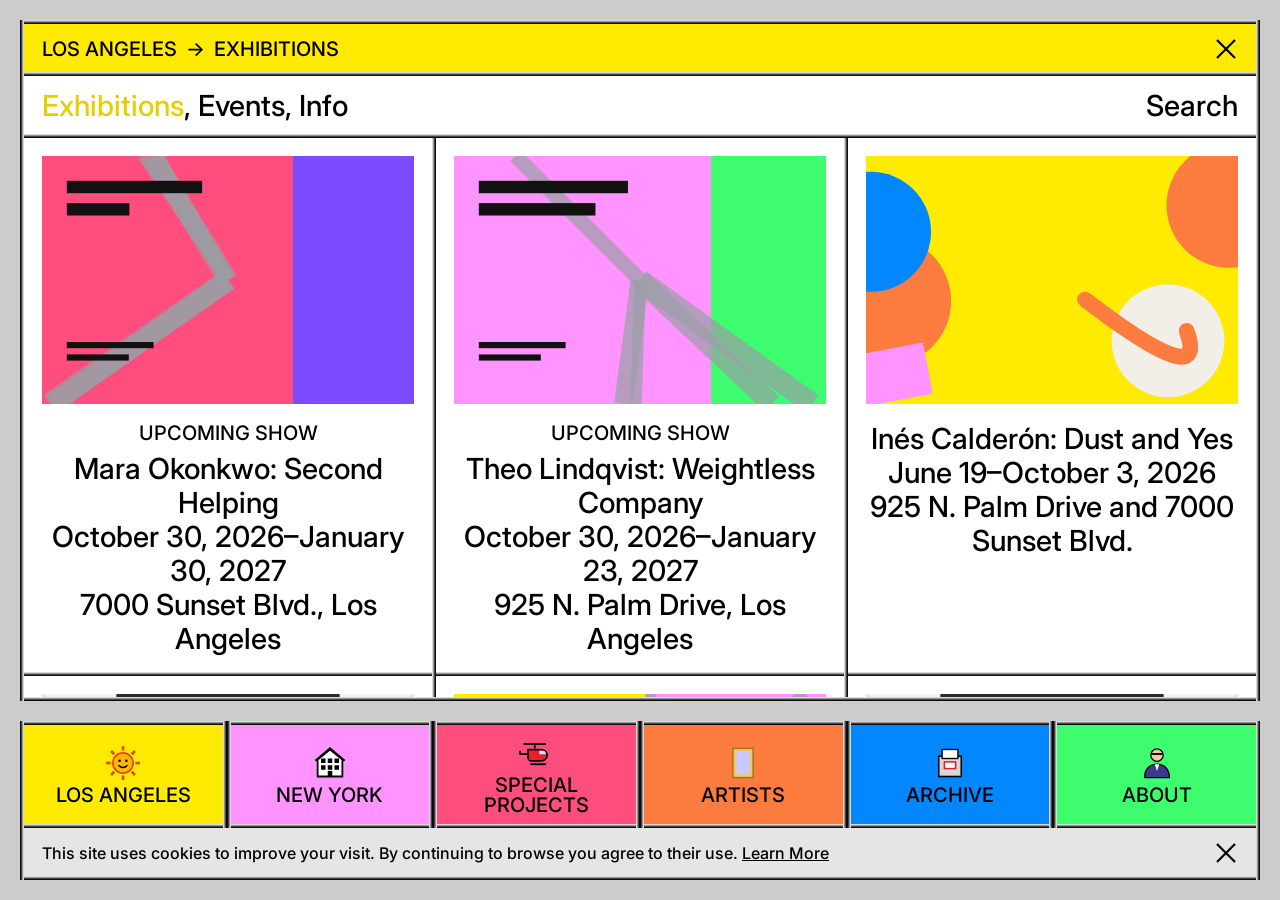
<file: deitch/exhibitions.html>
<!doctype html>
<html lang="en">
<head>
<meta charset="utf-8">
<meta name="viewport" content="width=device-width, initial-scale=1">
<title>Los Angeles: Exhibitions</title>
<link rel="preconnect" href="https://fonts.googleapis.com">
<link rel="preconnect" href="https://fonts.gstatic.com" crossorigin>
<link rel="stylesheet" href="https://fonts.googleapis.com/css2?family=Inter:wght@500&display=swap">
<link rel="stylesheet" href="style.css">
</head>
<body>
<div class="window border">
  <div class="bar border"><ul class="crumbs" id="crumbs"></ul><a class="close" href="index.html" data-close></a></div>
  <main>
    <div class="sub border"><p id="subnav"></p><a href="#">Search</a></div>
    <ul class="grid" id="grid"></ul>
  </main>
</div>
<script src="site.js"></script>
<script>renderExhibitions();</script>
</body>
</html>
</file>
<file: deitch/style.css>
/* Layout: grey desk, one bevel-bordered window that scrolls inside, colored nav row and cookie bar pinned below */
:root {
  --color: #e6e5e6;
  --grey: #e6e5e6;
  --desk: #cccccc;
  --s1: .9rem;
  --s2: 1.5rem;
  --s3: 1.8rem;
  --p2: 1.3rem var(--s3) 1.1rem;
  --p3: var(--s3) var(--s3) calc(var(--s3) - .2rem);
  --fs0: 1.6rem;
  --fs1: 2rem;
  --fs2: 2.9rem;
  --lh1: 1;
  --lh2: 1.175;
  --col: 37rem;
  --bevel: url("[data-uri]") 8 round;
  --font: "Inter", Helvetica, Arial, sans-serif;
}

/* Type scales with the window like the original: 1rem = 4px on phones up to 6.25px on desktop */
html { font-size: 40%; }
@media (min-width: 375px)  { html { font-size: 45%; } }
@media (min-width: 900px)  { html { font-size: 50%; } }
@media (min-width: 1100px) { html { font-size: 55%; } }
@media (min-width: 1280px) { html { font-size: 62.5%; } }

* { box-sizing: border-box; margin: 0; padding: 0; }
body {
  height: 100vh; height: 100dvh;
  display: flex; flex-direction: column;
  padding: 2rem 2rem;
  background: var(--desk); color: #000;
  font: 500 var(--fs2)/var(--lh2) var(--font);
  -webkit-font-smoothing: antialiased;
  overflow: hidden;
}
a { color: inherit; text-decoration: none; }
button { font: inherit; background: none; border: 0; cursor: pointer; color: inherit; }
a:focus-visible, button:focus-visible { outline: 3px solid #000; outline-offset: -6px; }

.border { border: 4px solid; border-image: var(--bevel); }

/* Window */
.window { position: relative; z-index: 1; flex: 1; min-height: 0; display: flex; flex-direction: column; overflow: hidden; background: #fff; }
.window.clear { background: transparent; }
.window > main { flex: 1; overflow-y: auto; overscroll-behavior: contain; }

.bar { display: flex; align-items: center; justify-content: space-between; gap: var(--s3); min-height: 2em; padding: var(--p2); background: var(--color); font-size: var(--fs1); line-height: var(--lh1); text-transform: uppercase; border-width: 0 0 4px; }
.crumbs { display: flex; align-items: center; list-style: none; white-space: nowrap; overflow: hidden; }
.crumbs li + li::before { content: "\2192"; margin: 0 var(--s1); }
.close { width: 2.4rem; height: 2.4rem; display: grid; place-items: center; flex: none; }
.close svg { width: 100%; height: 100%; }

.sub { display: flex; justify-content: space-between; gap: var(--s3); padding: var(--p2); border-width: 0 0 4px; }
.sub .on { color: var(--accent, var(--color)); }
.sub a:hover { color: var(--accent, var(--color)); }

/* Card grid: auto-fill columns, each cell draws its right and bottom bevel; the extra 4px hides the last right edge */
.grid { display: grid; grid-template-columns: repeat(auto-fill, minmax(var(--col), 1fr)); width: calc(100% + 4px); list-style: none; }
.grid > li { border-width: 0 4px 4px 0; text-align: center; }
.grid > li > a { display: block; height: 100%; padding: var(--p3); }
.grid figure { display: block; margin-bottom: var(--s3); aspect-ratio: 3 / 2; background: var(--grey); overflow: hidden; }
.grid figure svg { display: block; width: 100%; height: 100%; }
.grid .tag { display: block; font-size: var(--fs1); text-transform: uppercase; margin-bottom: .3em; }
.grid > li > a:hover .t { text-decoration: underline; text-decoration-thickness: 2px; text-underline-offset: .15em; }

/* About: text column and a captioned image */
.about { display: grid; grid-template-columns: 1fr 1fr; gap: var(--s3); padding: var(--s3); align-items: start; }
.about .copy p + p { margin-top: 1em; }
.about figure { position: sticky; top: var(--s3); aspect-ratio: 3 / 2; background: var(--grey); overflow: hidden; }
.about figure svg { display: block; width: 100%; height: 100%; }
.about figcaption { position: absolute; left: 0; bottom: 0; width: 100%; padding: var(--s2); text-align: center; font-size: var(--fs1); color: #fff; }
.facts { grid-column: 1 / -1; display: grid; grid-template-columns: repeat(3, 1fr); gap: var(--s3); border-width: 4px 0 0; padding-top: var(--s3); font-size: var(--fs1); }
.facts h2 { font: inherit; text-transform: uppercase; margin-bottom: .4em; }
@media (max-width: 700px) { .about, .facts { grid-template-columns: 1fr; } .about figure { position: relative; top: 0; } }

/* Home: ticker bar over a full-window moving background */
.ticker { display: flex; align-items: stretch; background: var(--grey); font-size: var(--fs1); line-height: var(--lh1); text-transform: uppercase; border-width: 0 0 4px; }
.ticker .run { flex: 1; overflow: hidden; display: flex; align-items: center; padding: 1.3rem 0 1.1rem; }
.ticker .track { display: flex; flex: none; white-space: nowrap; animation: tick 60s linear infinite; }
.ticker .track span::after { content: "\2022"; margin: 0 var(--s3); }
.ticker:hover .track { animation-play-state: paused; }
.ticker .ig { display: grid; place-items: center; width: 6rem; flex: none; border-width: 0 0 0 4px; }
.ticker .ig svg { width: 2.8rem; height: 2.8rem; }
@keyframes tick { to { transform: translateX(-50%); } }
#bg { position: fixed; inset: 0; width: 100%; height: 100%; z-index: 0; }

/* Nav row: six colored buttons, icon above label, icon animates on hover and on the current section */
.nav { position: relative; z-index: 1; display: grid; grid-template-columns: repeat(6, 1fr); margin-top: 2rem; list-style: none; }
.nav a { display: flex; flex-direction: column; align-items: center; justify-content: center; gap: .4rem; height: 100%; padding: 1rem var(--s1) .9rem; background: var(--c); font-size: var(--fs1); line-height: var(--lh1); text-transform: uppercase; text-align: center; }
.nav li + li a { border-left-width: 4px; }
.nav li { display: flex; flex-direction: column; }
.nav li a { flex: 1; }
.nav svg { width: 3.6rem; height: 3.6rem; overflow: visible; }
.nav a:hover svg, .nav a[aria-current] svg { animation: var(--anim) 1s steps(4) infinite; }
@media (max-width: 700px) { .nav { grid-template-columns: repeat(3, 1fr); } }

@keyframes spin { to { transform: rotate(360deg); } }
@keyframes hop { 50% { transform: translateY(-.6rem); } }
@keyframes fly { 25% { transform: translate(.6rem, -.4rem); } 75% { transform: translate(-.6rem, .2rem); } }
@keyframes tilt { 25% { transform: rotate(-8deg); } 75% { transform: rotate(8deg); } }
@keyframes shake { 25% { transform: translateX(-.3rem); } 75% { transform: translateX(.3rem); } }
@keyframes wave { 50% { transform: scale(1.12); } }

/* Cookie bar */
.cookie { position: relative; z-index: 1; display: flex; align-items: center; justify-content: space-between; gap: var(--s3); padding: var(--p2); background: var(--grey); font-size: var(--fs0); line-height: 1.3; border-top-width: 0; }
.cookie a { text-decoration: underline; }
.cookie[hidden] { display: none; }

@media (prefers-reduced-motion: reduce) {
  .ticker .track, .nav a:hover svg, .nav a[aria-current] svg { animation: none; }
}
</file>
